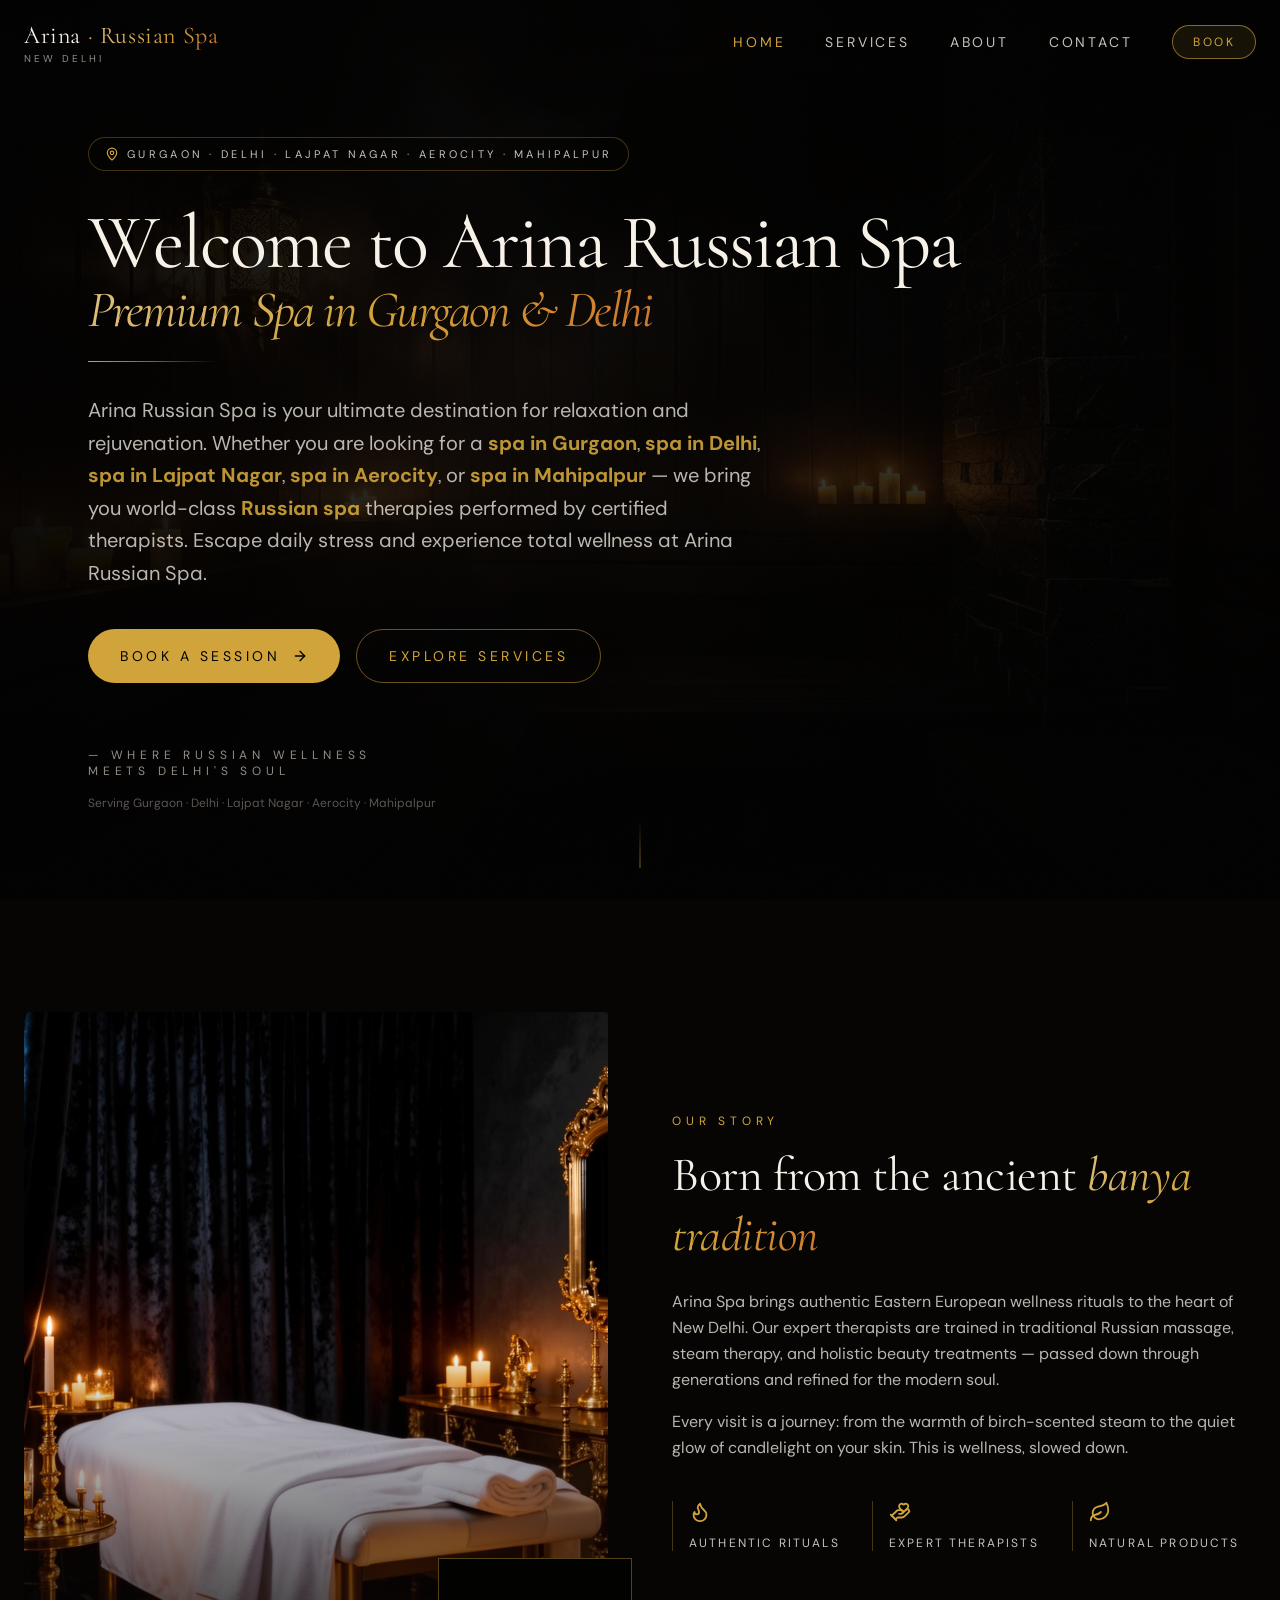
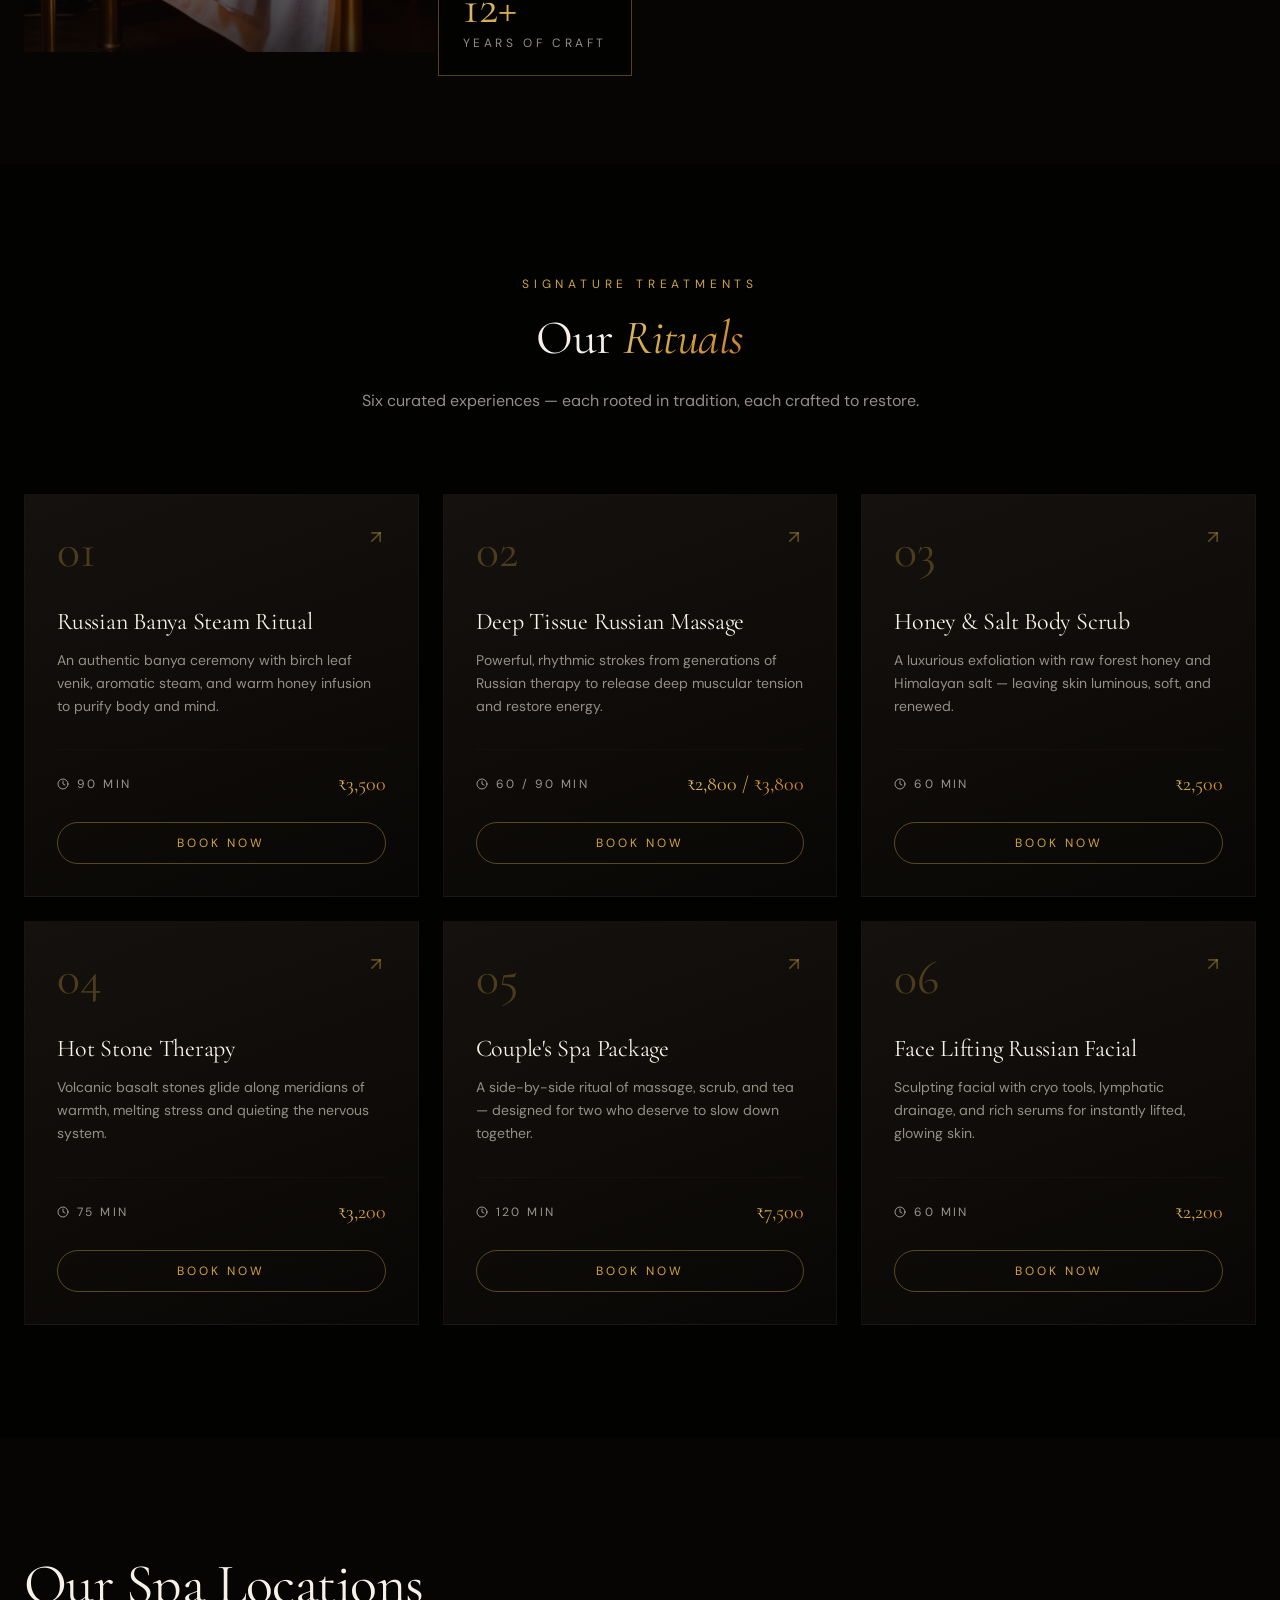
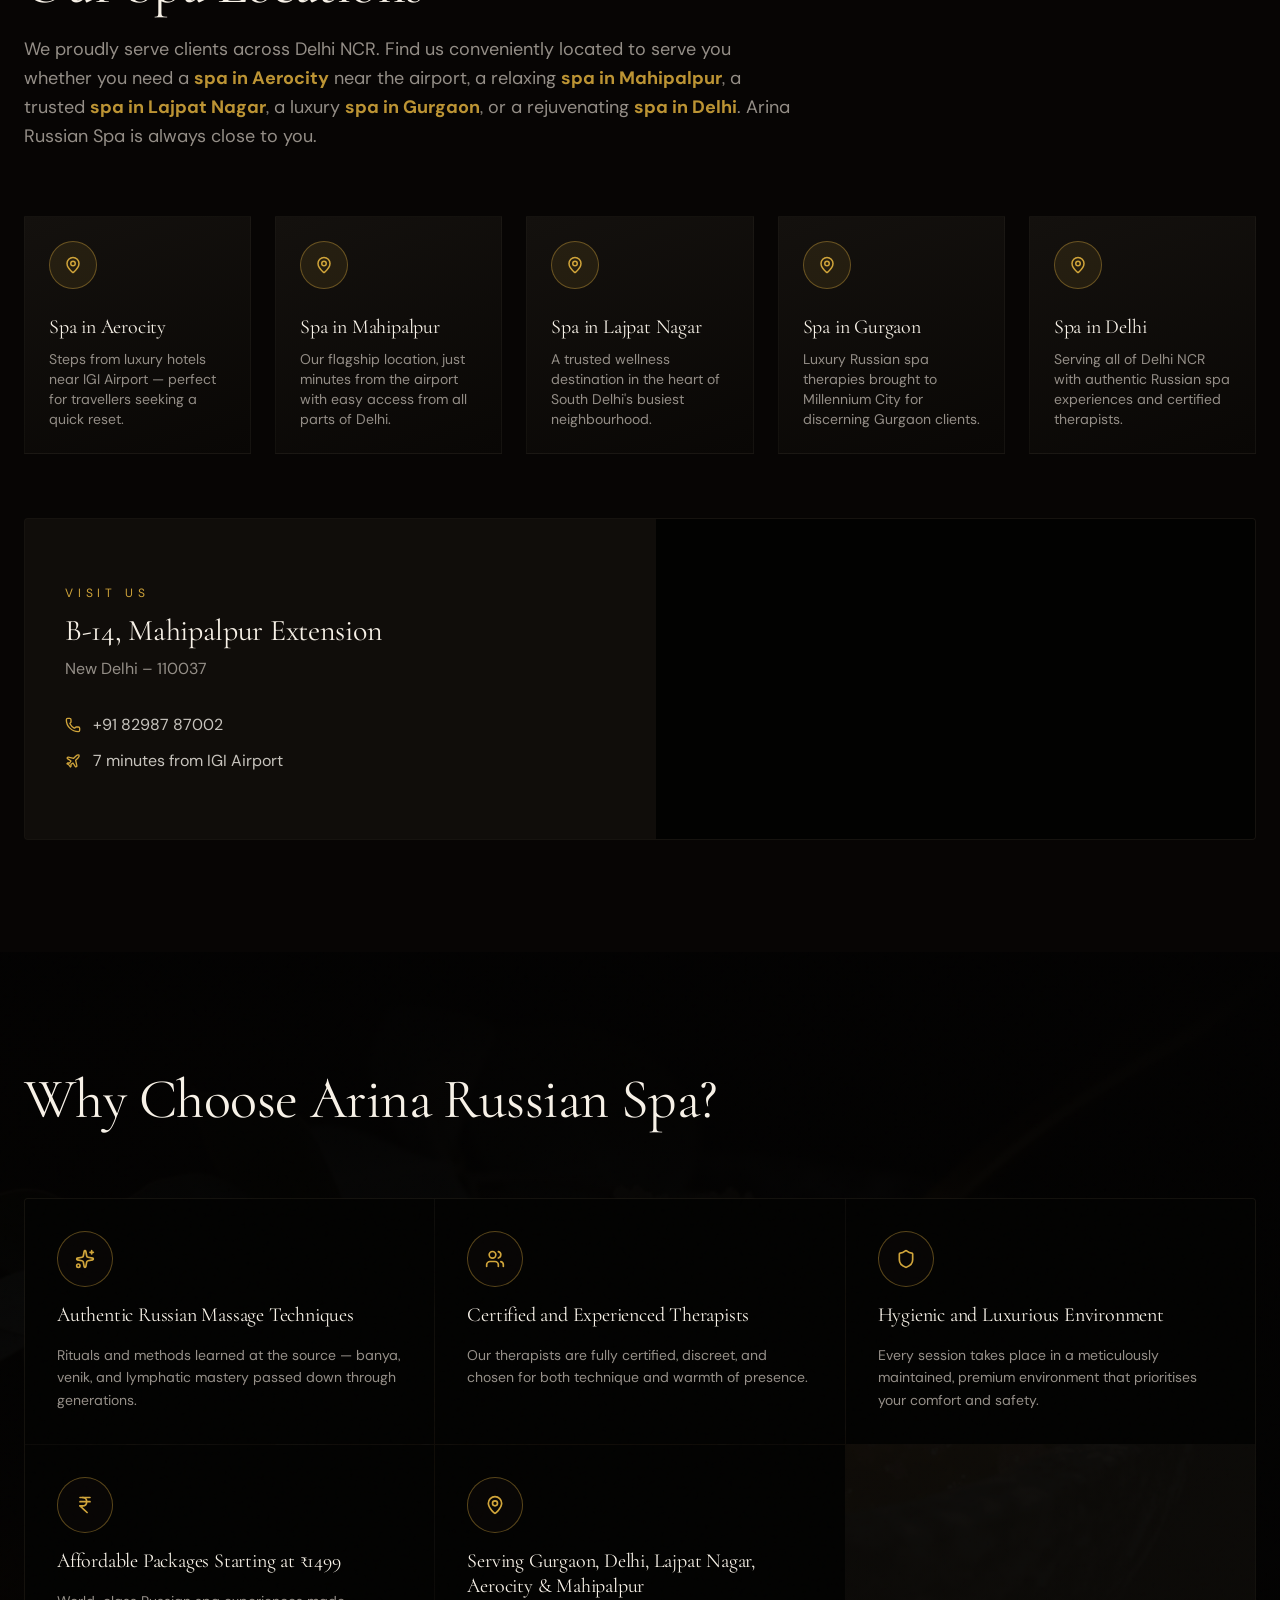
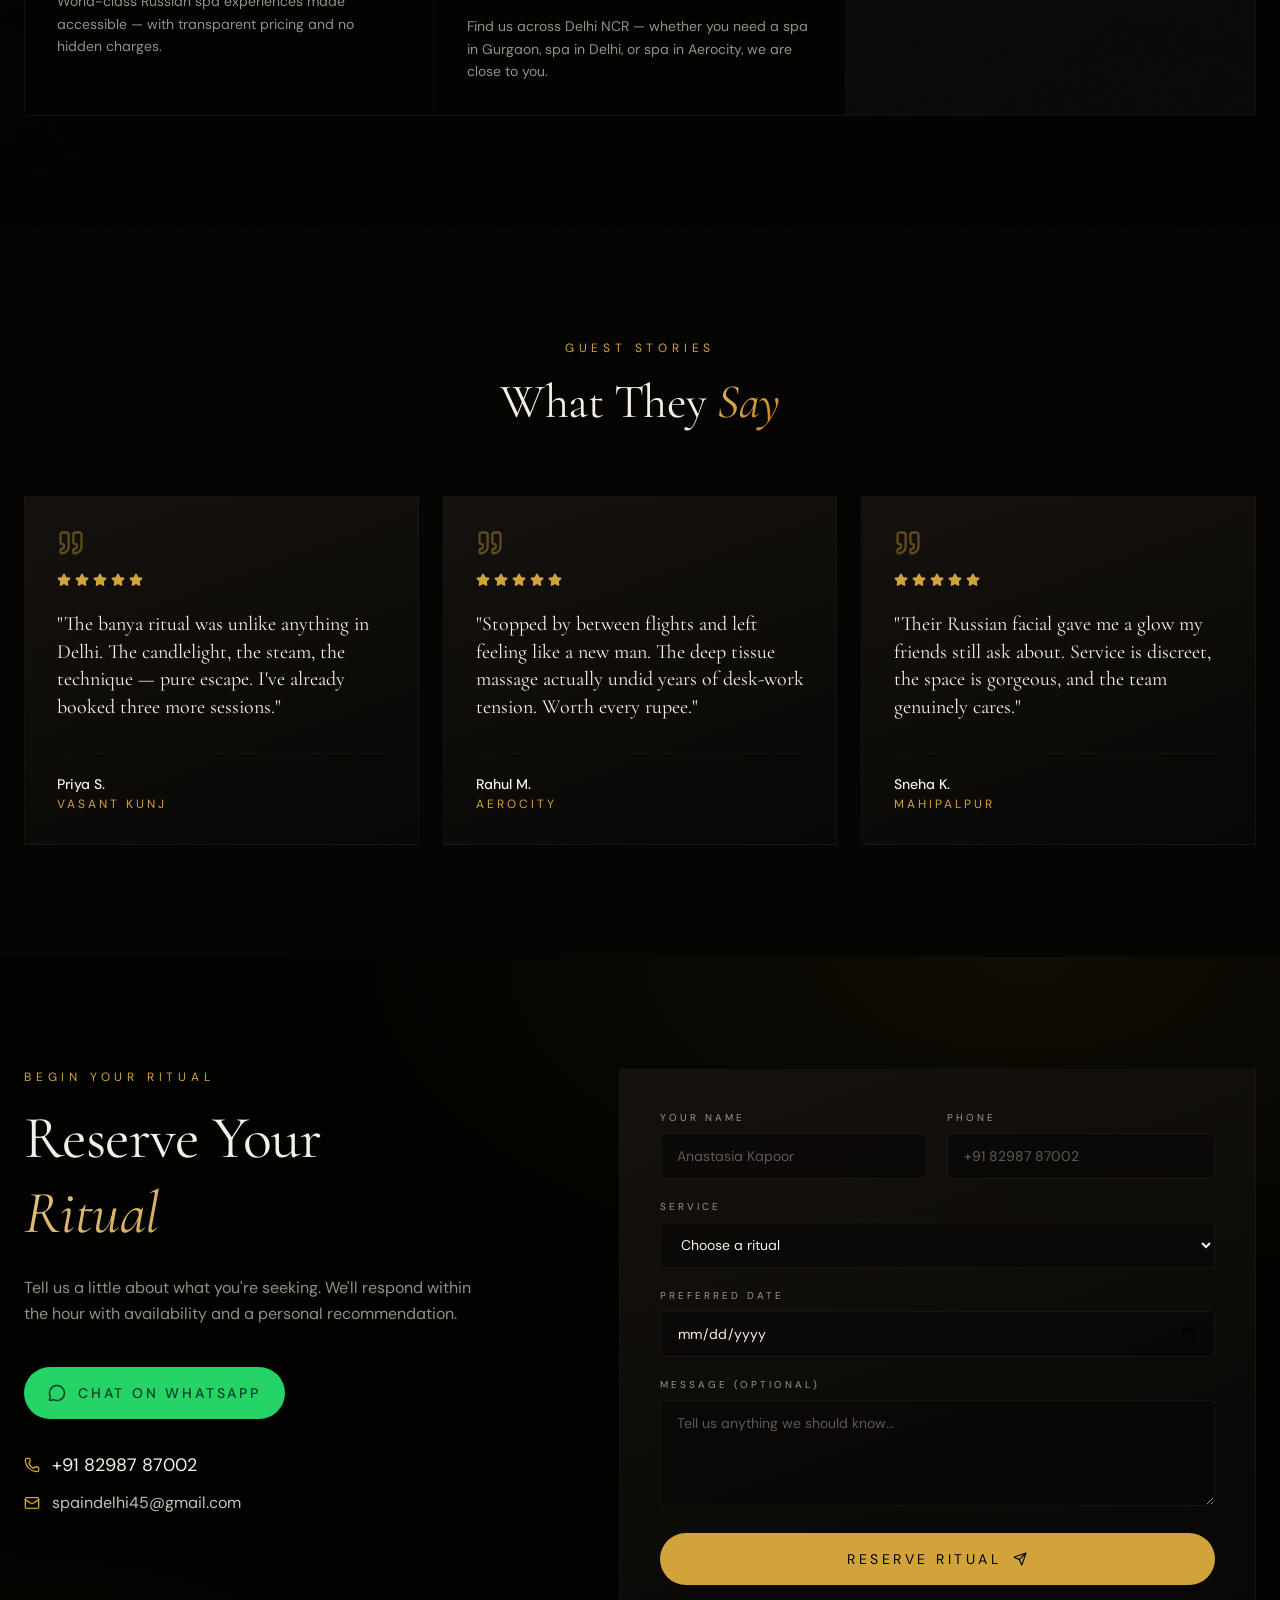
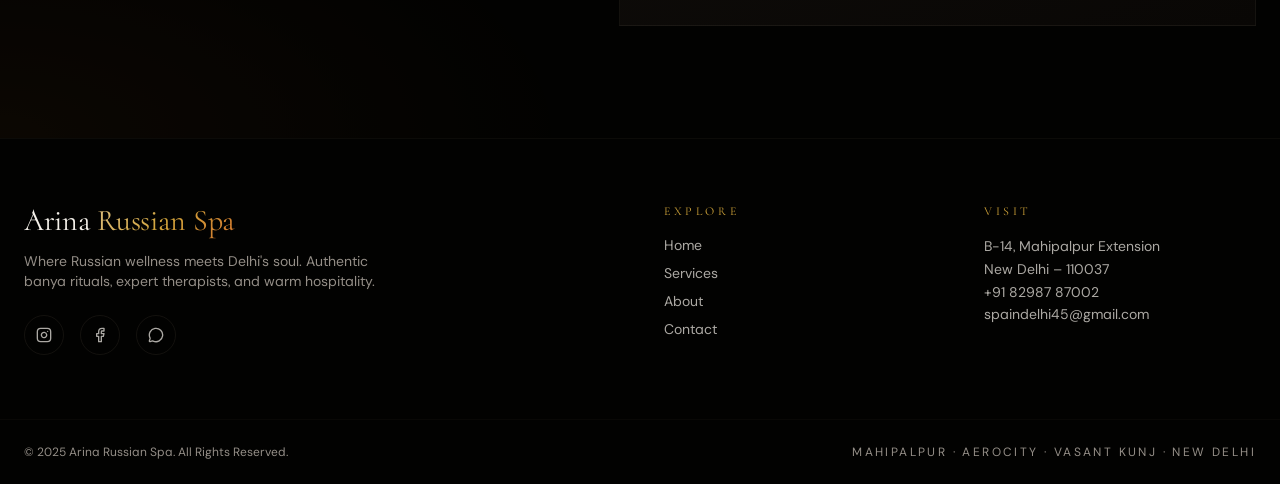
<file: index.html>
<!DOCTYPE html>
<html lang="en" className="dark">
  <head>
    <meta charset="UTF-8" />
    <meta name="viewport" content="width=device-width, initial-scale=1.0" />
    <title>Arina Russian Spa | Best Spa in Gurgaon, Delhi, Lajpat Nagar, Aerocity & Mahipalpur</title>
    <meta name="description" content="Arina Russian Spa offers premium relaxation and massage therapy. Visit us for the best spa experience in Gurgaon, Delhi, Lajpat Nagar, Aerocity, and Mahipalpur. Book your session today." />
    <meta name="keywords" content="Spa in Gurgaon, Spa in Delhi, Spa in Lajpat Nagar, Spa in Aerocity, Spa in Mahipalpur, Russian Spa Delhi, Best Spa Gurgaon, Luxury Spa" />
    <meta property="og:title" content="Arina Russian Spa | Best Spa in Gurgaon, Delhi, Lajpat Nagar, Aerocity & Mahipalpur" />
    <meta property="og:description" content="Arina Russian Spa offers premium relaxation and massage therapy. Visit us for the best spa experience in Gurgaon, Delhi, Lajpat Nagar, Aerocity, and Mahipalpur. Book your session today." />
    <meta property="og:url" content="https://arinarussianspa.com" />
    <meta property="og:type" content="website" />
    <link rel="canonical" href="https://arinarussianspa.com/" />
    <meta name="author" content="Arina Russian Spa" />
    <link rel="preconnect" href="https://fonts.googleapis.com" />
    <link rel="preconnect" href="https://fonts.gstatic.com" crossorigin="anonymous" />
    <script type="application/ld+json">
    {
      "@context": "https://schema.org",
      "@type": "DaySpa",
      "name": "Arina Russian Spa",
      "url": "https://arinarussianspa.com",
      "logo": "https://arinarussianspa.com/logo.png",
      "image": "https://arinarussianspa.com/spa-image.jpg",
      "description": "Arina Russian Spa offers premium relaxation and massage therapy. Visit us for the best spa experience in Gurgaon, Delhi, Lajpat Nagar, Aerocity, and Mahipalpur.",
      "telephone": "+91-8298787002",
      "address": {
        "@type": "PostalAddress",
        "streetAddress": "B-14, Mahipalpur Extension",
        "addressLocality": "Mahipalpur",
        "addressRegion": "Delhi",
        "postalCode": "110037",
        "addressCountry": "IN"
      },
      "geo": {
        "@type": "GeoCoordinates",
        "latitude": "28.5476",
        "longitude": "77.1276"
      },
      "openingHours": "Mo-Su 10:00-22:00",
      "priceRange": "₹₹",
      "sameAs": [
        "https://www.facebook.com/arinarussianspa",
        "https://www.instagram.com/arinarussianspa"
      ],
      "areaServed": ["Gurgaon", "Delhi", "Lajpat Nagar", "Aerocity", "Mahipalpur"],
      "serviceType": ["Swedish Massage", "Deep Tissue Massage", "Russian Massage", "Aromatherapy", "Couple Massage"]
    }
    </script>
    <script type="module" crossorigin src="./assets/main-Qrg7hrIZ.js"></script>
    <link rel="stylesheet" crossorigin href="./assets/main-CPyEKlVS.css">
  </head>
  <body class="dark">
    <div id="app"></div>
  </body>
</html>
</file>
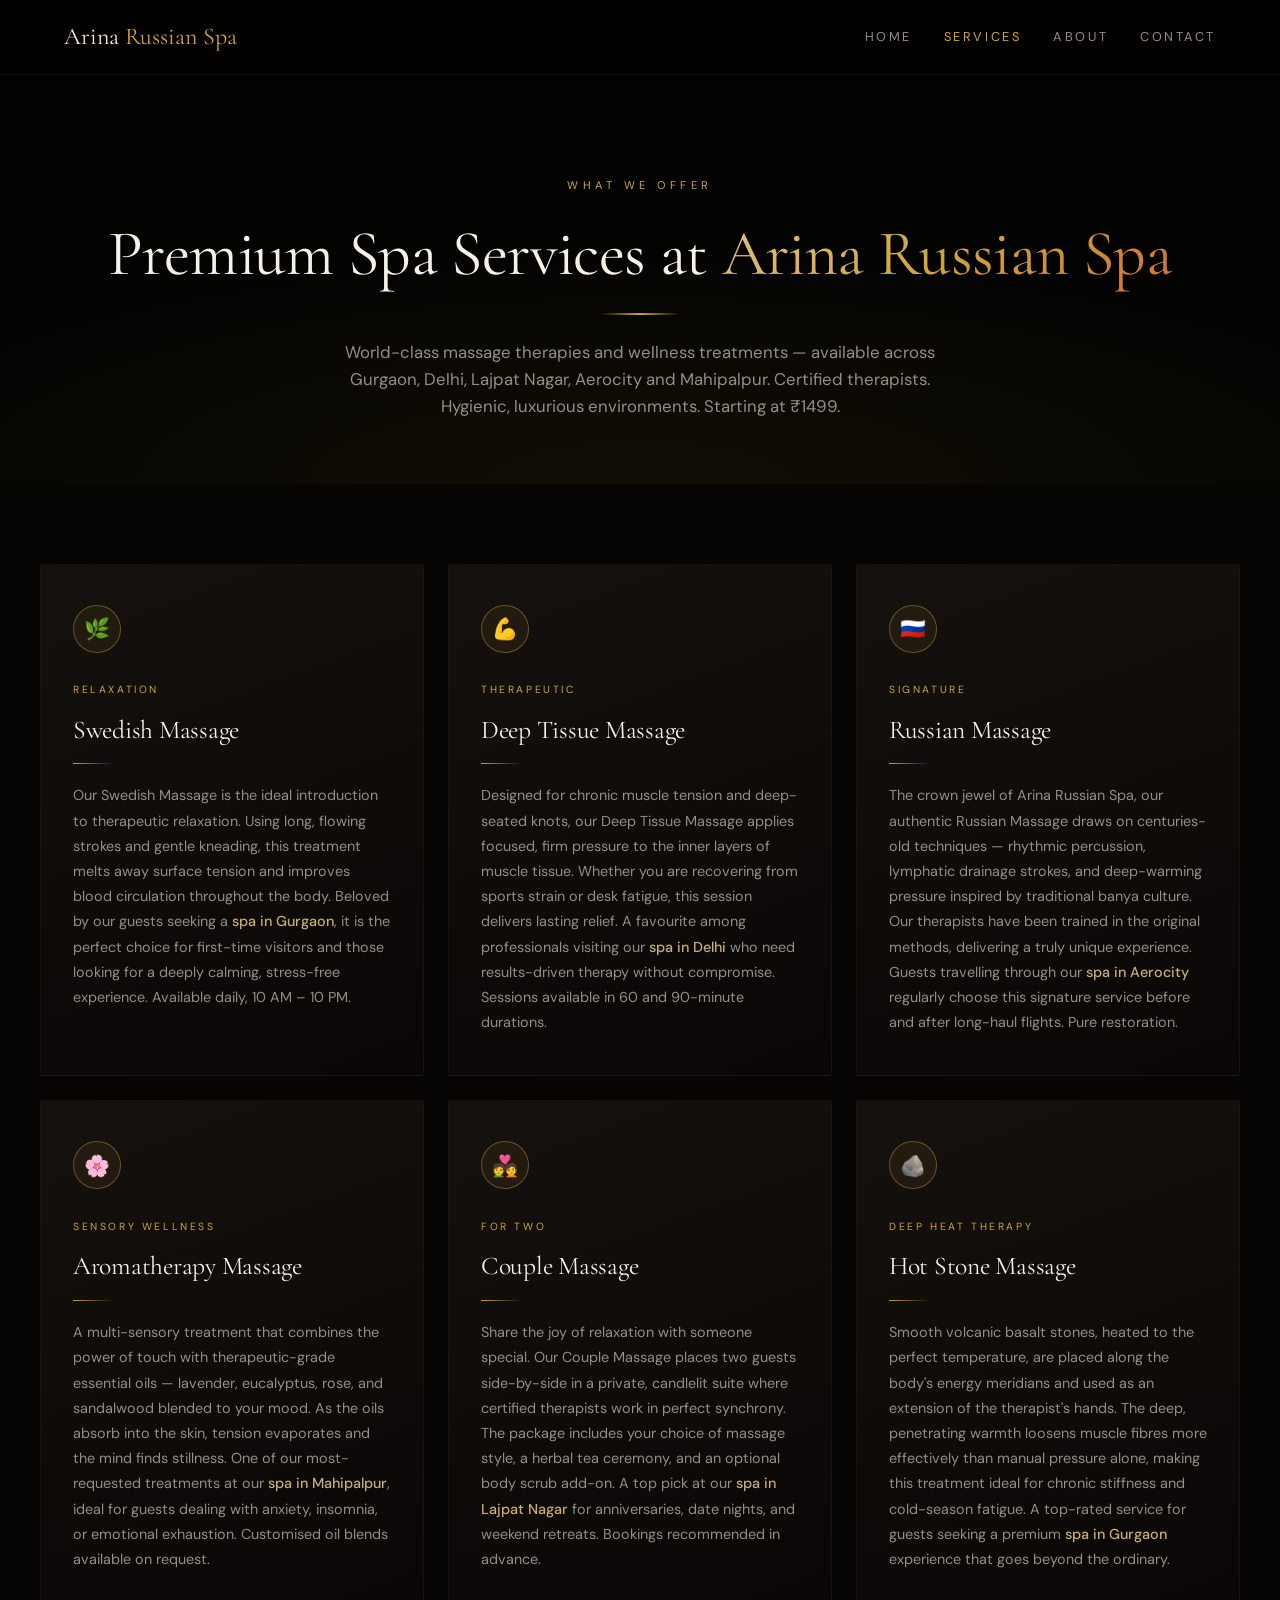
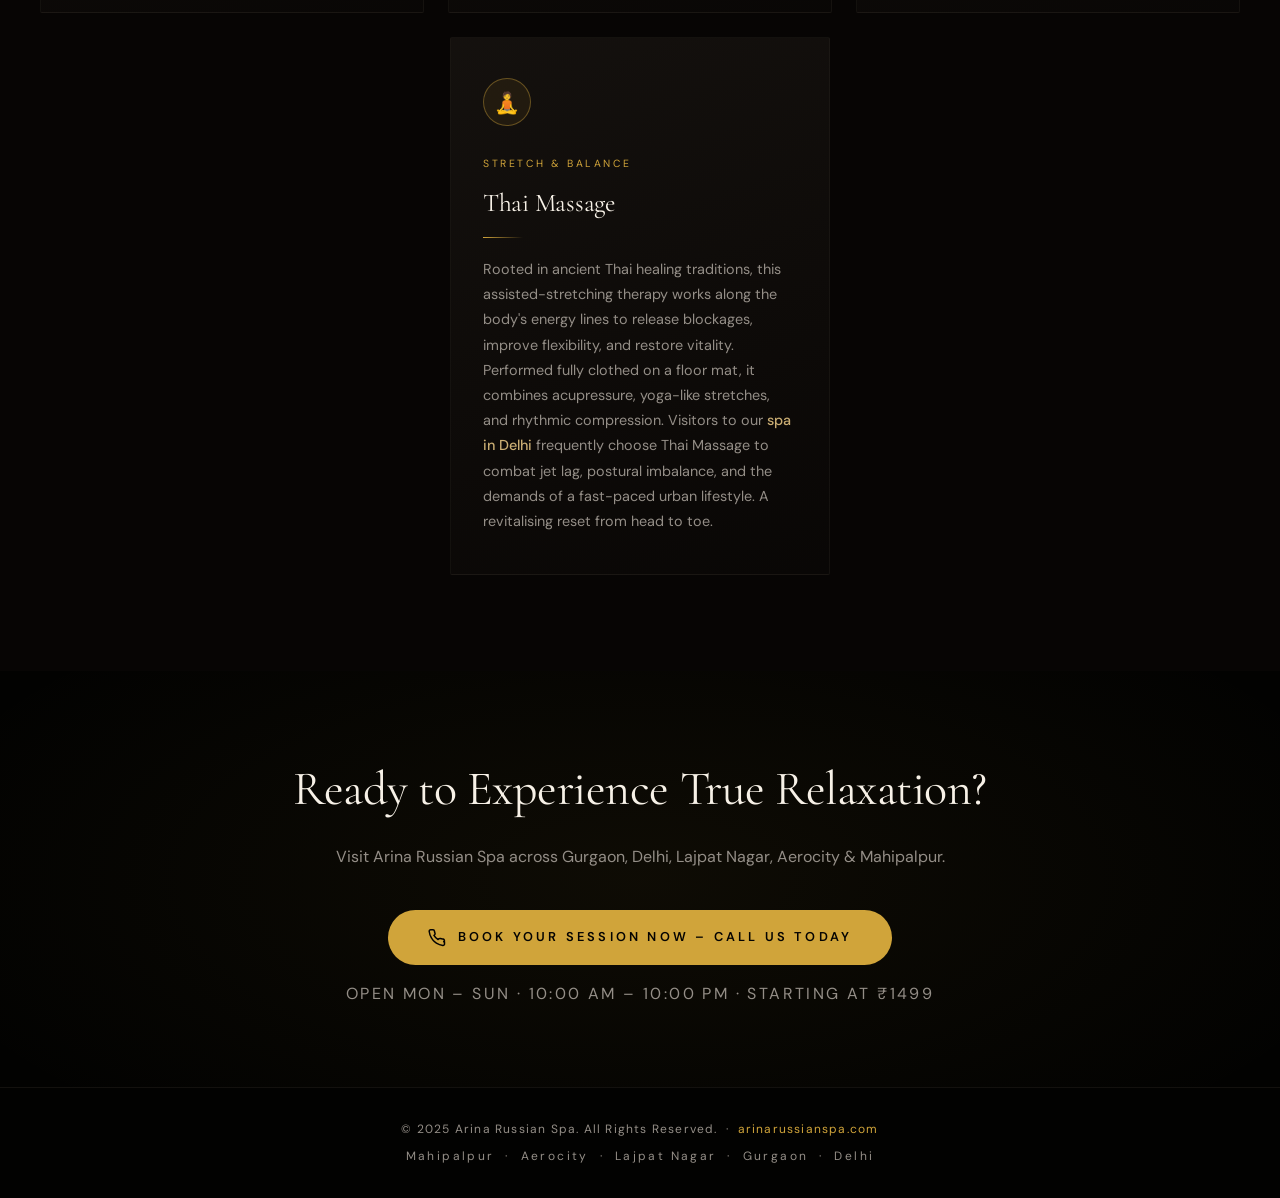
<file: services.html>
<!DOCTYPE html>
<html lang="en" class="dark">
  <head>
    <meta charset="UTF-8" />
    <meta name="viewport" content="width=device-width, initial-scale=1.0" />
    <title>Spa Services in Gurgaon, Delhi, Lajpat Nagar, Aerocity &amp; Mahipalpur | Arina Russian Spa</title>
    <meta name="description" content="Explore premium spa services at Arina Russian Spa — Swedish Massage, Deep Tissue, Russian Massage, Aromatherapy, Couple Massage &amp; more. Available in Gurgaon, Delhi, Lajpat Nagar, Aerocity and Mahipalpur." />
    <meta name="keywords" content="Swedish Massage Gurgaon, Deep Tissue Massage Delhi, Russian Massage Aerocity, Aromatherapy Mahipalpur, Couple Massage Lajpat Nagar, Spa Services Delhi NCR, Best Spa Services Gurgaon" />
    <meta property="og:title" content="Spa Services in Gurgaon, Delhi, Lajpat Nagar, Aerocity &amp; Mahipalpur | Arina Russian Spa" />
    <meta property="og:description" content="Explore premium spa services at Arina Russian Spa — Swedish Massage, Deep Tissue, Russian Massage, Aromatherapy &amp; more across Delhi NCR." />
    <meta property="og:url" content="https://arinarussianspa.com/services" />
    <meta property="og:type" content="website" />
    <link rel="canonical" href="https://arinarussianspa.com/services" />
    <meta name="author" content="Arina Russian Spa" />

    <!-- Fonts -->
    <link rel="preconnect" href="https://fonts.googleapis.com" />
    <link rel="preconnect" href="https://fonts.gstatic.com" crossorigin="anonymous" />
    <link href="https://fonts.googleapis.com/css2?family=Cormorant+Garamond:ital,wght@0,300;0,400;0,500;0,600;1,400;1,500&family=DM+Sans:wght@300;400;500;600&display=swap" rel="stylesheet" />

    <!-- JSON-LD Service Schema -->
    <script type="application/ld+json">
    {
      "@context": "https://schema.org",
      "@type": "DaySpa",
      "name": "Arina Russian Spa",
      "url": "https://arinarussianspa.com",
      "description": "Premium spa services including Russian Massage, Swedish Massage, Deep Tissue, Aromatherapy, and Couple Massage in Gurgaon, Delhi, Lajpat Nagar, Aerocity and Mahipalpur.",
      "telephone": "+91-8298787002",
      "address": {
        "@type": "PostalAddress",
        "streetAddress": "B-14, Mahipalpur Extension",
        "addressLocality": "Mahipalpur",
        "addressRegion": "Delhi",
        "postalCode": "110037",
        "addressCountry": "IN"
      },
      "hasOfferCatalog": {
        "@type": "OfferCatalog",
        "name": "Spa Services",
        "itemListElement": [
          { "@type": "Offer", "itemOffered": { "@type": "Service", "name": "Swedish Massage" } },
          { "@type": "Offer", "itemOffered": { "@type": "Service", "name": "Deep Tissue Massage" } },
          { "@type": "Offer", "itemOffered": { "@type": "Service", "name": "Russian Massage" } },
          { "@type": "Offer", "itemOffered": { "@type": "Service", "name": "Aromatherapy Massage" } },
          { "@type": "Offer", "itemOffered": { "@type": "Service", "name": "Couple Massage" } },
          { "@type": "Offer", "itemOffered": { "@type": "Service", "name": "Hot Stone Massage" } },
          { "@type": "Offer", "itemOffered": { "@type": "Service", "name": "Thai Massage" } }
        ]
      }
    }
    </script>

    <style>
      /* ── Design tokens ──────────────────────────────────────────── */
      :root {
        --gold:        oklch(0.74 0.13 85);
        --gold-soft:   oklch(0.82 0.09 85);
        --gold-glow:   oklch(0.74 0.13 85 / 0.35);
        --amber-warm:  oklch(0.65 0.14 55);
        --ivory:       oklch(0.96 0.015 80);
        --background:  oklch(0.12 0.005 60);
        --foreground:  oklch(0.96 0.01 80);
        --onyx:        oklch(0.08 0.005 60);
        --card:        oklch(0.16 0.008 60);
        --border:      oklch(0.28 0.015 75 / 0.4);
        --muted-fg:    oklch(0.65 0.012 70);
        --font-display: "Cormorant Garamond", serif;
        --font-sans:    "DM Sans", sans-serif;
      }

      /* ── Reset & Base ───────────────────────────────────────────── */
      *, *::before, *::after { box-sizing: border-box; margin: 0; padding: 0; }
      html { scroll-behavior: smooth; }

      body {
        background-color: var(--background);
        color: var(--foreground);
        font-family: var(--font-sans);
        -webkit-font-smoothing: antialiased;
        line-height: 1.6;
      }

      h1, h2, h3, h4 {
        font-family: var(--font-display);
        font-weight: 400;
        letter-spacing: -0.01em;
      }

      a { color: inherit; text-decoration: none; }

      /* ── Utility ────────────────────────────────────────────────── */
      .text-gold { color: var(--gold); }
      .text-ivory { color: var(--ivory); }
      .text-muted { color: var(--muted-fg); }

      .text-gradient-gold {
        background: linear-gradient(135deg, var(--gold-soft), var(--gold), var(--amber-warm));
        -webkit-background-clip: text;
        background-clip: text;
        -webkit-text-fill-color: transparent;
      }

      .container {
        max-width: 1200px;
        margin: 0 auto;
        padding: 0 1.5rem;
      }

      /* ── Nav ────────────────────────────────────────────────────── */
      nav {
        position: sticky;
        top: 0;
        z-index: 50;
        background: oklch(0.08 0.005 60 / 0.85);
        backdrop-filter: blur(16px);
        border-bottom: 1px solid var(--border);
      }

      .nav-inner {
        max-width: 1200px;
        margin: 0 auto;
        padding: 1.1rem 1.5rem;
        display: flex;
        align-items: center;
        justify-content: space-between;
      }

      .nav-brand {
        font-family: var(--font-display);
        font-size: 1.5rem;
        color: var(--ivory);
      }
      .nav-brand span { color: var(--gold); }

      .nav-links {
        display: flex;
        gap: 2rem;
        list-style: none;
        font-size: 0.8rem;
        letter-spacing: 0.2em;
        text-transform: uppercase;
        color: var(--muted-fg);
      }
      .nav-links a:hover { color: var(--gold); transition: color 0.2s; }
      .nav-links .active { color: var(--gold); }

      /* ── Hero banner ────────────────────────────────────────────── */
      .page-hero {
        background: var(--onyx);
        padding: 6rem 1.5rem 4rem;
        text-align: center;
        position: relative;
        overflow: hidden;
      }
      .page-hero::before {
        content: "";
        position: absolute;
        inset: 0;
        background: radial-gradient(ellipse 70% 60% at 50% 100%, oklch(0.74 0.13 85 / 0.08), transparent);
      }
      .page-hero .eyebrow {
        display: inline-block;
        font-size: 0.7rem;
        letter-spacing: 0.4em;
        text-transform: uppercase;
        color: var(--gold);
        margin-bottom: 1.5rem;
      }
      .page-hero h1 {
        font-size: clamp(2.2rem, 6vw, 4rem);
        color: var(--ivory);
        line-height: 1.1;
        position: relative;
      }
      .page-hero .gold-line {
        width: 5rem;
        height: 2px;
        background: linear-gradient(90deg, transparent, var(--gold), transparent);
        margin: 1.5rem auto 0;
      }
      .page-hero p {
        margin-top: 1.5rem;
        max-width: 640px;
        margin-left: auto;
        margin-right: auto;
        color: var(--muted-fg);
        font-size: 1.05rem;
        position: relative;
      }

      /* ── Services grid ──────────────────────────────────────────── */
      .services-section {
        padding: 5rem 1.5rem 6rem;
        background: var(--background);
      }

      .services-grid {
        display: grid;
        gap: 1.5rem;
        grid-template-columns: 1fr;
        max-width: 1200px;
        margin: 0 auto;
      }
      @media (min-width: 768px)  { .services-grid { grid-template-columns: repeat(2, 1fr); } }
      @media (min-width: 1100px) { .services-grid { grid-template-columns: repeat(3, 1fr); } }

      /* Make last card (7th) span full row on 3-col layout so it's centred */
      @media (min-width: 1100px) {
        .service-card:last-child:nth-child(3n+1) {
          grid-column: 1 / -1;
          max-width: 380px;
          justify-self: center;
        }
      }

      .service-card {
        background: linear-gradient(160deg, oklch(0.18 0.008 60), oklch(0.13 0.006 60));
        border: 1px solid oklch(0.28 0.015 75 / 0.3);
        border-radius: 2px;
        padding: 2.5rem 2rem;
        transition: transform 0.45s cubic-bezier(0.2,0.8,0.2,1),
                    box-shadow 0.45s,
                    border-color 0.45s;
      }
      .service-card:hover {
        transform: translateY(-6px);
        border-color: oklch(0.74 0.13 85 / 0.5);
        box-shadow: 0 20px 50px -20px oklch(0.74 0.13 85 / 0.35);
      }

      .service-icon {
        width: 3rem;
        height: 3rem;
        border-radius: 50%;
        border: 1px solid oklch(0.74 0.13 85 / 0.4);
        background: oklch(0.74 0.13 85 / 0.08);
        display: flex;
        align-items: center;
        justify-content: center;
        font-size: 1.3rem;
        margin-bottom: 1.4rem;
      }

      .service-card h2 {
        font-size: 1.6rem;
        color: var(--ivory);
        line-height: 1.15;
        margin-bottom: 0.5rem;
      }

      .service-tag {
        display: inline-block;
        font-size: 0.65rem;
        letter-spacing: 0.25em;
        text-transform: uppercase;
        color: var(--gold);
        margin-bottom: 1rem;
      }

      .service-card p {
        font-size: 0.9rem;
        color: var(--muted-fg);
        line-height: 1.75;
      }

      .service-card p strong {
        color: oklch(0.82 0.09 85 / 0.9);
        font-weight: 500;
      }

      .service-divider {
        width: 2.5rem;
        height: 1px;
        background: linear-gradient(90deg, var(--gold), transparent);
        margin: 1.2rem 0;
      }

      /* ── CTA Section ────────────────────────────────────────────── */
      .cta-section {
        background: var(--onyx);
        padding: 5rem 1.5rem;
        text-align: center;
        position: relative;
        overflow: hidden;
      }
      .cta-section::before {
        content: "";
        position: absolute;
        inset: 0;
        background: radial-gradient(ellipse 60% 80% at 50% 50%, oklch(0.74 0.13 85 / 0.06), transparent);
      }
      .cta-section h2 {
        font-size: clamp(1.8rem, 5vw, 3rem);
        color: var(--ivory);
        position: relative;
      }
      .cta-section p {
        margin-top: 1rem;
        color: var(--muted-fg);
        font-size: 1rem;
        position: relative;
      }
      .cta-btn {
        display: inline-flex;
        align-items: center;
        gap: 0.75rem;
        margin-top: 2.5rem;
        padding: 1.1rem 2.5rem;
        background: var(--gold);
        color: oklch(0.1 0.005 60);
        font-family: var(--font-sans);
        font-size: 0.8rem;
        font-weight: 600;
        letter-spacing: 0.25em;
        text-transform: uppercase;
        border-radius: 9999px;
        border: none;
        cursor: pointer;
        text-decoration: none;
        position: relative;
        transition: box-shadow 0.3s, transform 0.3s;
      }
      .cta-btn:hover {
        box-shadow: 0 20px 40px -10px var(--gold-glow);
        transform: translateY(-2px);
      }
      .cta-btn svg { flex-shrink: 0; }

      .cta-note {
        margin-top: 1.2rem;
        font-size: 0.75rem;
        color: var(--muted-fg);
        letter-spacing: 0.15em;
        text-transform: uppercase;
        position: relative;
      }

      /* ── Footer ─────────────────────────────────────────────────── */
      footer {
        border-top: 1px solid var(--border);
        background: var(--onyx);
        padding: 2rem 1.5rem;
        text-align: center;
        font-size: 0.75rem;
        color: var(--muted-fg);
        letter-spacing: 0.1em;
      }
      footer a { color: var(--gold); }

      /* ── Animations ──────────────────────────────────────────────── */
      @keyframes fade-up {
        from { opacity: 0; transform: translateY(28px); }
        to   { opacity: 1; transform: translateY(0); }
      }
      .fade-up { animation: fade-up 0.8s ease-out both; }
      .delay-1 { animation-delay: 0.1s; }
      .delay-2 { animation-delay: 0.2s; }
      .delay-3 { animation-delay: 0.3s; }
    </style>
  </head>

  <body class="dark">

    <!-- ── Navigation ─────────────────────────────────────────── -->
    <nav aria-label="Main navigation">
      <div class="nav-inner">
        <a href="/" class="nav-brand">Arina <span>Russian Spa</span></a>
        <ul class="nav-links">
          <li><a href="/">Home</a></li>
          <li><a href="/services" class="active">Services</a></li>
          <li><a href="/about">About</a></li>
          <li><a href="/contact">Contact</a></li>
        </ul>
      </div>
    </nav>

    <!-- ── Page Hero ───────────────────────────────────────────── -->
    <header class="page-hero" id="services-hero">
      <span class="eyebrow fade-up">What we offer</span>
      <h1 class="fade-up delay-1">Premium Spa Services at <span class="text-gradient-gold">Arina Russian Spa</span></h1>
      <div class="gold-line fade-up delay-2"></div>
      <p class="fade-up delay-3">
        World-class massage therapies and wellness treatments — available across
        Gurgaon, Delhi, Lajpat Nagar, Aerocity and Mahipalpur. Certified therapists.
        Hygienic, luxurious environments. Starting at&nbsp;₹1499.
      </p>
    </header>

    <!-- ── Services Grid ──────────────────────────────────────── -->
    <main id="main-content">
      <section class="services-section" aria-labelledby="services-heading">
        <h2 id="services-heading" style="position:absolute;width:1px;height:1px;overflow:hidden;clip:rect(0,0,0,0)">Our Services</h2>

        <div class="services-grid">

          <!-- 1. Swedish Massage -->
          <article class="service-card" id="swedish-massage">
            <div class="service-icon" aria-hidden="true">🌿</div>
            <span class="service-tag">Relaxation</span>
            <h2>Swedish Massage</h2>
            <div class="service-divider"></div>
            <p>
              Our Swedish Massage is the ideal introduction to therapeutic relaxation. Using long,
              flowing strokes and gentle kneading, this treatment melts away surface tension and
              improves blood circulation throughout the body. Beloved by our guests seeking a
              <strong>spa in Gurgaon</strong>, it is the perfect choice for first-time visitors and
              those looking for a deeply calming, stress-free experience. Available daily,
              10 AM&nbsp;–&nbsp;10 PM.
            </p>
          </article>

          <!-- 2. Deep Tissue Massage -->
          <article class="service-card" id="deep-tissue-massage">
            <div class="service-icon" aria-hidden="true">💪</div>
            <span class="service-tag">Therapeutic</span>
            <h2>Deep Tissue Massage</h2>
            <div class="service-divider"></div>
            <p>
              Designed for chronic muscle tension and deep-seated knots, our Deep Tissue Massage
              applies focused, firm pressure to the inner layers of muscle tissue. Whether you are
              recovering from sports strain or desk fatigue, this session delivers lasting relief.
              A favourite among professionals visiting our <strong>spa in Delhi</strong> who need
              results-driven therapy without compromise. Sessions available in 60 and 90-minute durations.
            </p>
          </article>

          <!-- 3. Russian Massage -->
          <article class="service-card" id="russian-massage">
            <div class="service-icon" aria-hidden="true">🇷🇺</div>
            <span class="service-tag">Signature</span>
            <h2>Russian Massage</h2>
            <div class="service-divider"></div>
            <p>
              The crown jewel of Arina Russian Spa, our authentic Russian Massage draws on
              centuries-old techniques — rhythmic percussion, lymphatic drainage strokes, and
              deep-warming pressure inspired by traditional banya culture. Our therapists have been
              trained in the original methods, delivering a truly unique experience. Guests travelling
              through our <strong>spa in Aerocity</strong> regularly choose this signature service
              before and after long-haul flights. Pure restoration.
            </p>
          </article>

          <!-- 4. Aromatherapy Massage -->
          <article class="service-card" id="aromatherapy-massage">
            <div class="service-icon" aria-hidden="true">🌸</div>
            <span class="service-tag">Sensory Wellness</span>
            <h2>Aromatherapy Massage</h2>
            <div class="service-divider"></div>
            <p>
              A multi-sensory treatment that combines the power of touch with therapeutic-grade
              essential oils — lavender, eucalyptus, rose, and sandalwood blended to your mood.
              As the oils absorb into the skin, tension evaporates and the mind finds stillness.
              One of our most-requested treatments at our <strong>spa in Mahipalpur</strong>, ideal
              for guests dealing with anxiety, insomnia, or emotional exhaustion. Customised
              oil blends available on request.
            </p>
          </article>

          <!-- 5. Couple Massage -->
          <article class="service-card" id="couple-massage">
            <div class="service-icon" aria-hidden="true">💑</div>
            <span class="service-tag">For Two</span>
            <h2>Couple Massage</h2>
            <div class="service-divider"></div>
            <p>
              Share the joy of relaxation with someone special. Our Couple Massage places two guests
              side-by-side in a private, candlelit suite where certified therapists work in perfect
              synchrony. The package includes your choice of massage style, a herbal tea ceremony,
              and an optional body scrub add-on. A top pick at our <strong>spa in Lajpat Nagar</strong>
              for anniversaries, date nights, and weekend retreats. Bookings recommended in advance.
            </p>
          </article>

          <!-- 6. Hot Stone Massage -->
          <article class="service-card" id="hot-stone-massage">
            <div class="service-icon" aria-hidden="true">🪨</div>
            <span class="service-tag">Deep Heat Therapy</span>
            <h2>Hot Stone Massage</h2>
            <div class="service-divider"></div>
            <p>
              Smooth volcanic basalt stones, heated to the perfect temperature, are placed along the
              body's energy meridians and used as an extension of the therapist's hands. The deep,
              penetrating warmth loosens muscle fibres more effectively than manual pressure alone,
              making this treatment ideal for chronic stiffness and cold-season fatigue. A top-rated
              service for guests seeking a premium <strong>spa in Gurgaon</strong> experience that
              goes beyond the ordinary.
            </p>
          </article>

          <!-- 7. Thai Massage -->
          <article class="service-card" id="thai-massage">
            <div class="service-icon" aria-hidden="true">🧘</div>
            <span class="service-tag">Stretch & Balance</span>
            <h2>Thai Massage</h2>
            <div class="service-divider"></div>
            <p>
              Rooted in ancient Thai healing traditions, this assisted-stretching therapy works
              along the body's energy lines to release blockages, improve flexibility, and restore
              vitality. Performed fully clothed on a floor mat, it combines acupressure, yoga-like
              stretches, and rhythmic compression. Visitors to our <strong>spa in Delhi</strong>
              frequently choose Thai Massage to combat jet lag, postural imbalance, and the demands
              of a fast-paced urban lifestyle. A revitalising reset from head to toe.
            </p>
          </article>

        </div>
      </section>

      <!-- ── CTA Section ─────────────────────────────────────────── -->
      <section class="cta-section" id="book-now" aria-labelledby="cta-heading">
        <h2 id="cta-heading">Ready to Experience True Relaxation?</h2>
        <p>Visit Arina Russian Spa across Gurgaon, Delhi, Lajpat Nagar, Aerocity &amp; Mahipalpur.</p>

        <a href="tel:+918298787002" class="cta-btn" id="cta-call-button" aria-label="Book your spa session by calling us today">
          <svg xmlns="http://www.w3.org/2000/svg" width="18" height="18" viewBox="0 0 24 24"
               fill="none" stroke="currentColor" stroke-width="2" stroke-linecap="round" stroke-linejoin="round"
               aria-hidden="true">
            <path d="M22 16.92v3a2 2 0 0 1-2.18 2 19.79 19.79 0 0 1-8.63-3.07A19.5 19.5 0 0 1 4.69 12a19.79 19.79 0 0 1-3.07-8.67A2 2 0 0 1 3.61 1h3a2 2 0 0 1 2 1.72c.127.96.361 1.903.7 2.81a2 2 0 0 1-.45 2.11L7.91 8.6a16 16 0 0 0 5.49 5.49l.96-.96a2 2 0 0 1 2.11-.45c.907.339 1.85.573 2.81.7A2 2 0 0 1 21 16.92z"/>
          </svg>
          Book Your Session Now – Call Us Today
        </a>

        <p class="cta-note">Open Mon – Sun · 10:00 AM – 10:00 PM · Starting at ₹1499</p>
      </section>
    </main>

    <!-- ── Footer ──────────────────────────────────────────────── -->
    <footer>
      <p>© 2025 Arina Russian Spa. All Rights Reserved. &nbsp;·&nbsp;
        <a href="https://arinarussianspa.com">arinarussianspa.com</a>
      </p>
      <p style="margin-top:0.5rem; letter-spacing:0.2em;">
        Mahipalpur &nbsp;·&nbsp; Aerocity &nbsp;·&nbsp; Lajpat Nagar &nbsp;·&nbsp; Gurgaon &nbsp;·&nbsp; Delhi
      </p>
    </footer>

  </body>
</html>
</file>
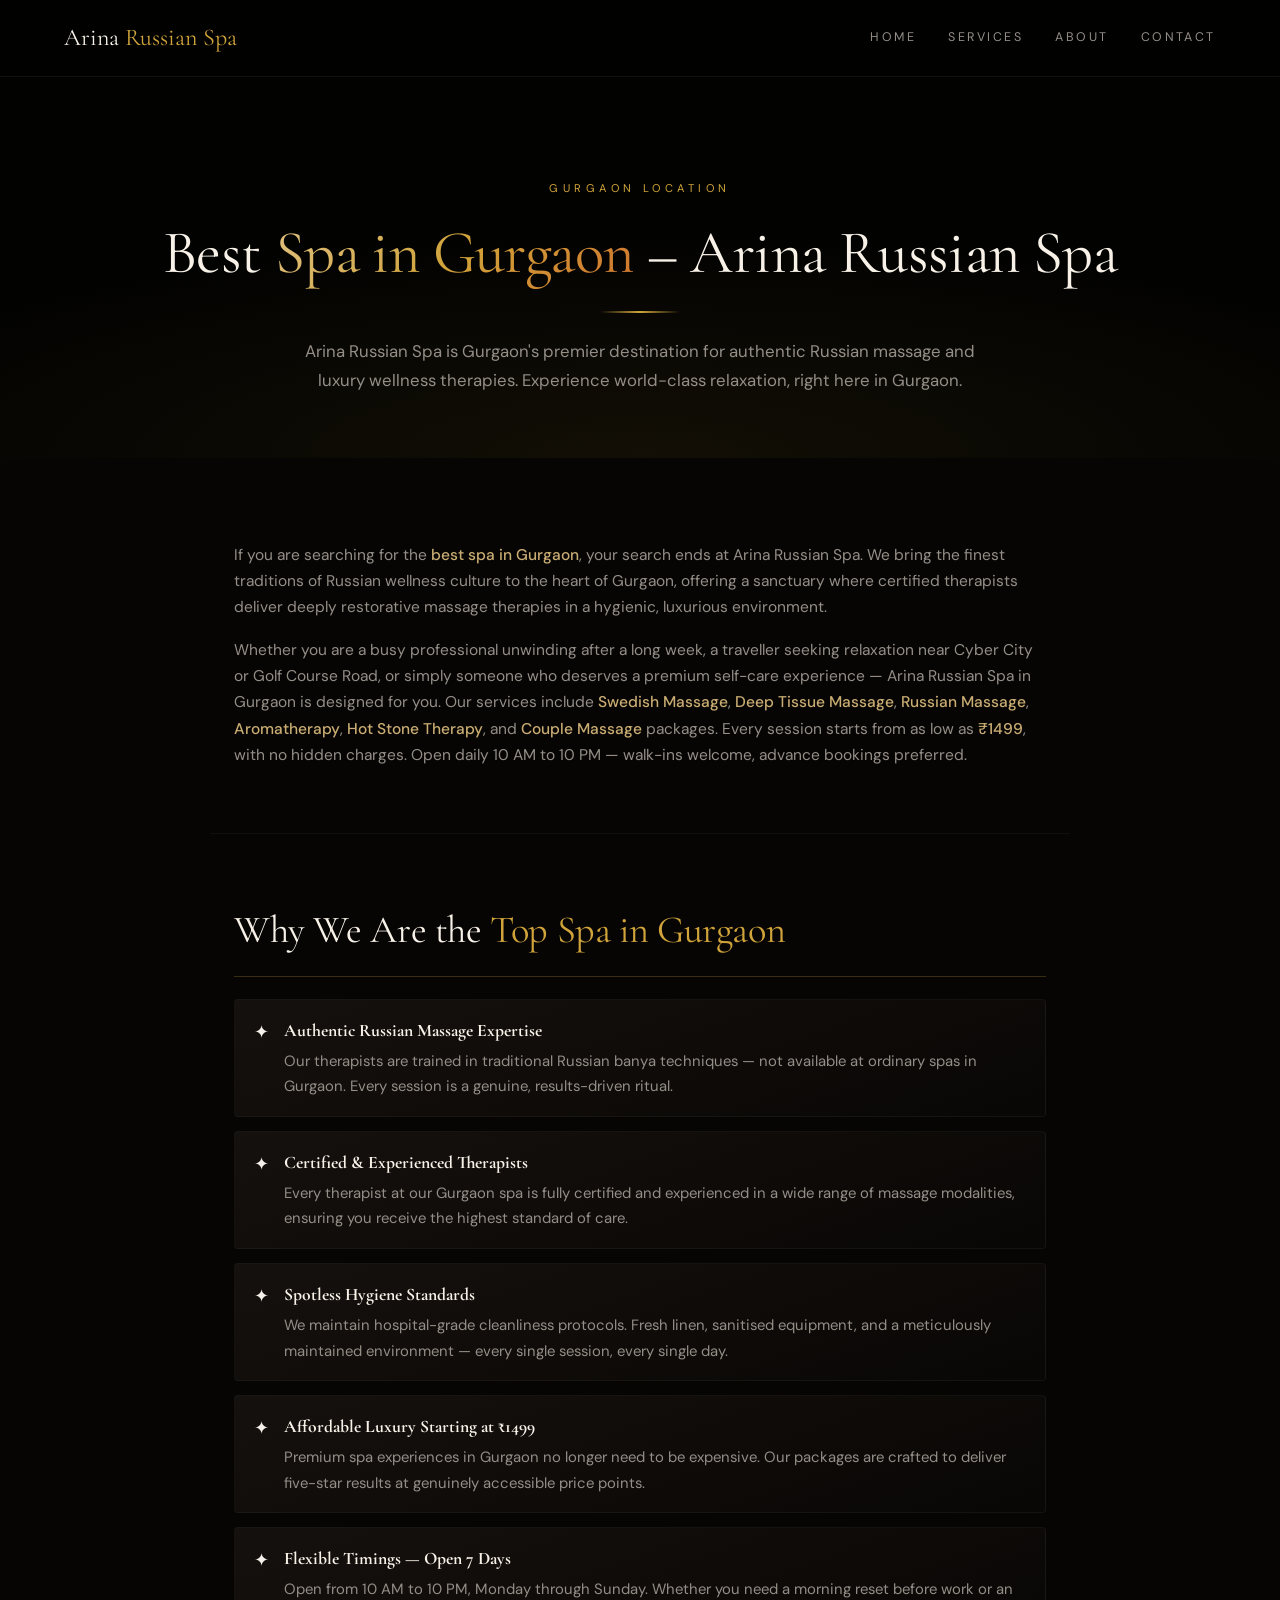
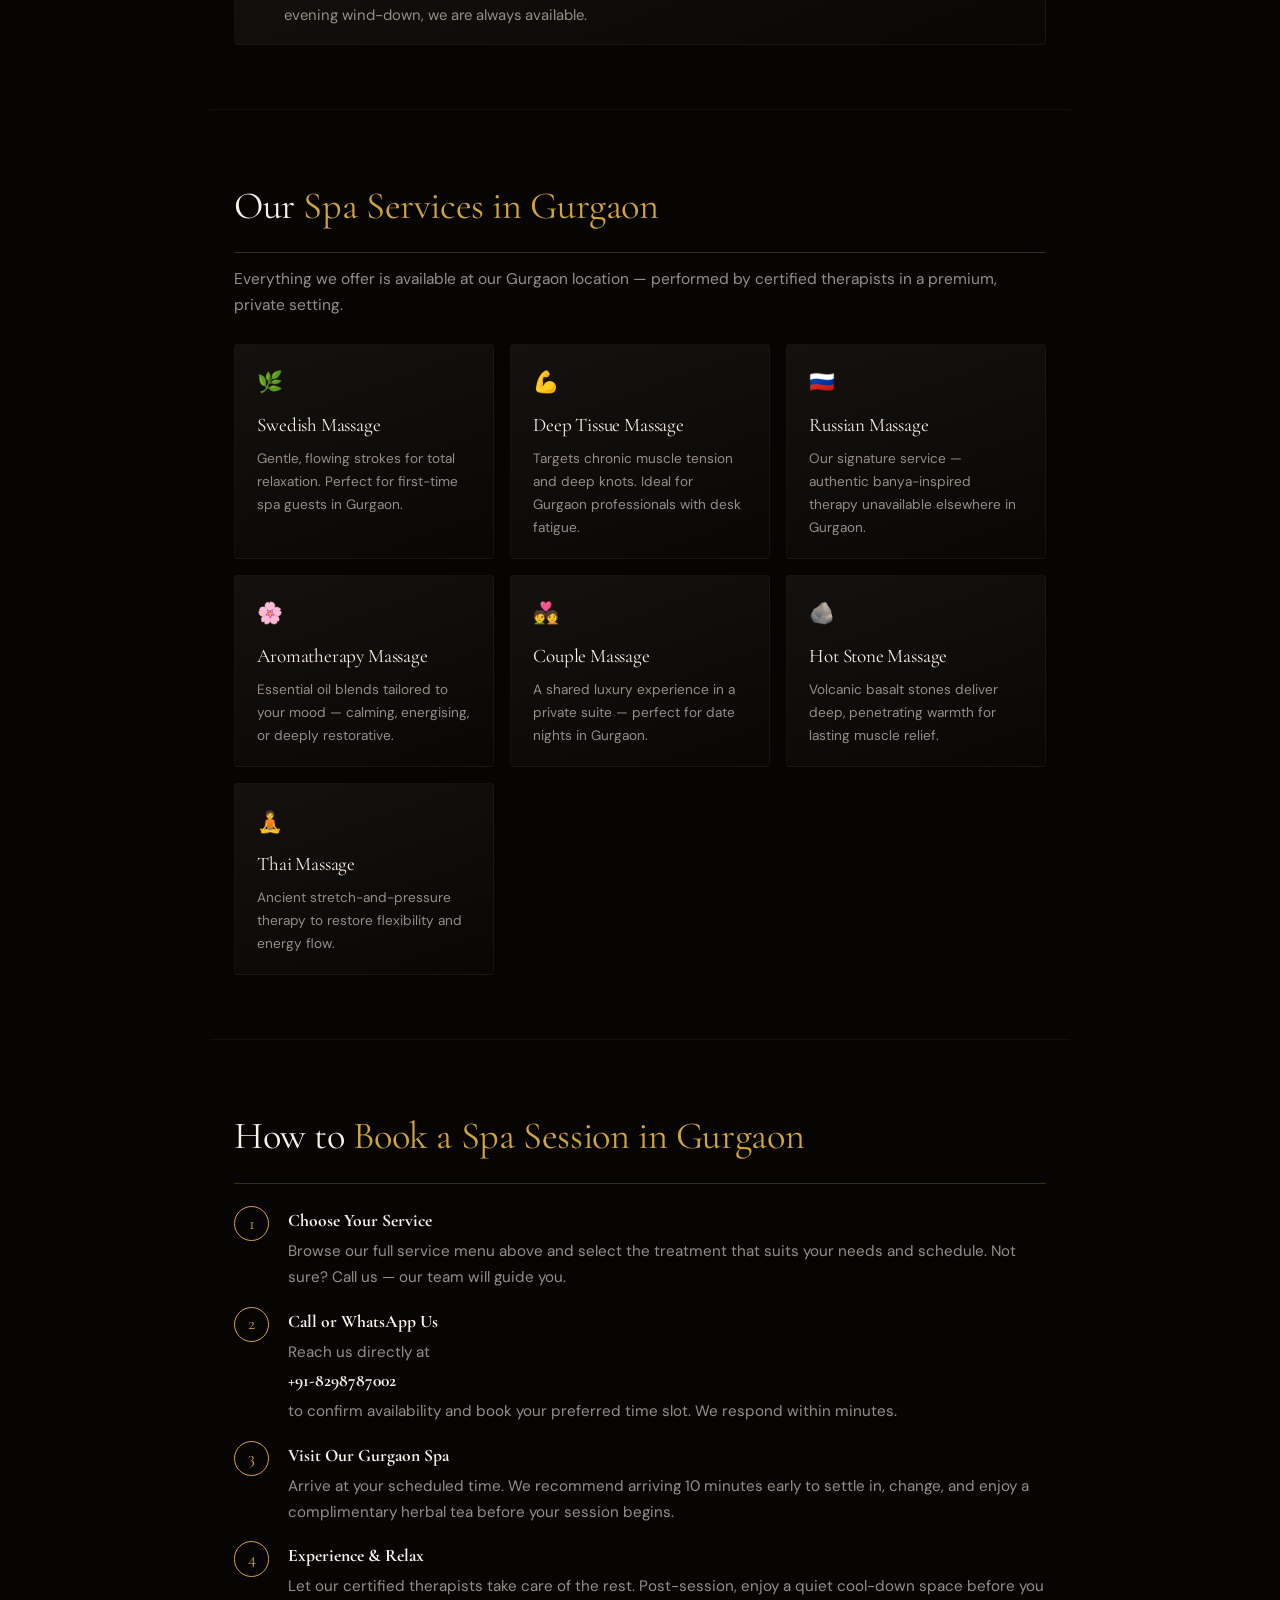
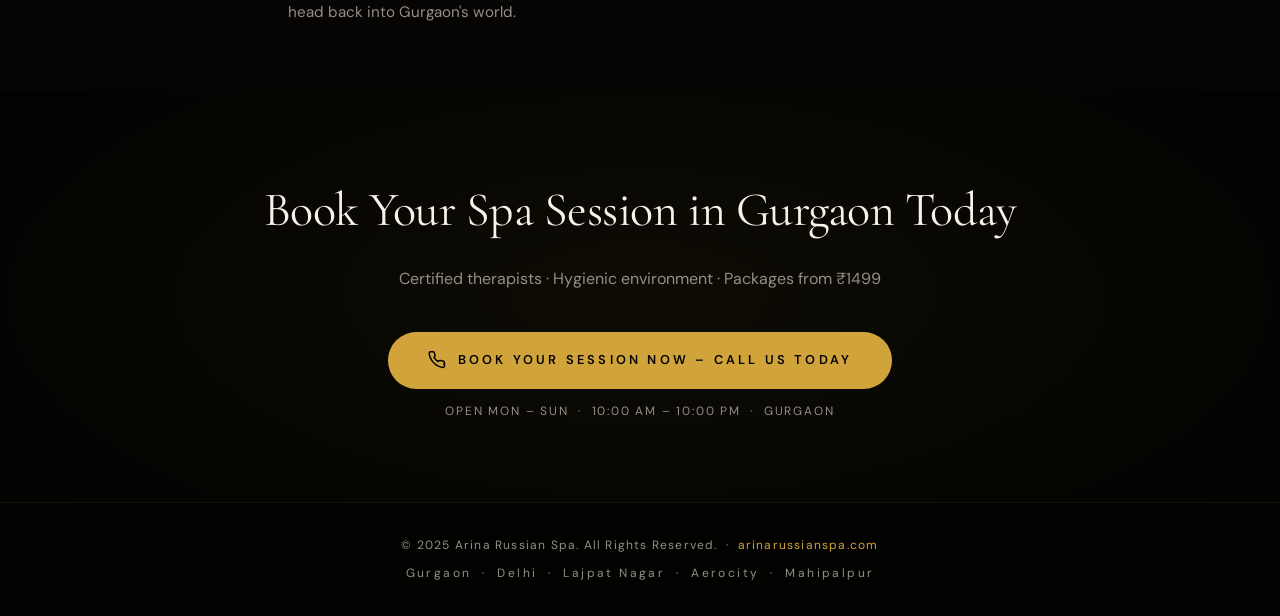
<file: spa-in-gurgaon.html>
<!DOCTYPE html>
<html lang="en" class="dark">
  <head>
    <meta charset="UTF-8" />
    <meta name="viewport" content="width=device-width, initial-scale=1.0" />
    <title>Best Spa in Gurgaon | Luxury Russian Spa &amp; Massage | Arina Russian Spa</title>
    <meta name="description" content="Looking for the best spa in Gurgaon? Arina Russian Spa offers luxury Russian massage and wellness therapies in Gurgaon. Book your session today." />
    <meta name="keywords" content="Spa in Gurgaon, Best Spa Gurgaon, Russian Spa Gurgaon, Massage in Gurgaon, Luxury Spa Gurgaon, Body Massage Gurgaon" />
    <meta property="og:title" content="Best Spa in Gurgaon | Luxury Russian Spa &amp; Massage | Arina Russian Spa" />
    <meta property="og:description" content="Looking for the best spa in Gurgaon? Arina Russian Spa offers luxury Russian massage and wellness therapies in Gurgaon. Book your session today." />
    <meta property="og:url" content="https://arinarussianspa.com/spa-in-gurgaon" />
    <meta property="og:type" content="website" />
    <link rel="canonical" href="https://arinarussianspa.com/spa-in-gurgaon" />
    <meta name="author" content="Arina Russian Spa" />

    <link rel="preconnect" href="https://fonts.googleapis.com" />
    <link rel="preconnect" href="https://fonts.gstatic.com" crossorigin="anonymous" />
    <link href="https://fonts.googleapis.com/css2?family=Cormorant+Garamond:ital,wght@0,300;0,400;0,500;1,400&family=DM+Sans:wght@300;400;500;600&display=swap" rel="stylesheet" />

    <script type="application/ld+json">
    {
      "@context": "https://schema.org",
      "@type": "DaySpa",
      "name": "Arina Russian Spa – Gurgaon",
      "url": "https://arinarussianspa.com/spa-in-gurgaon",
      "description": "Best spa in Gurgaon offering luxury Russian massage, deep tissue, aromatherapy, and couple massage therapies.",
      "telephone": "+91-8298787002",
      "address": {
        "@type": "PostalAddress",
        "addressLocality": "Gurgaon",
        "addressRegion": "Haryana",
        "addressCountry": "IN"
      },
      "geo": {
        "@type": "GeoCoordinates",
        "latitude": "28.4595",
        "longitude": "77.0266"
      },
      "openingHours": "Mo-Su 10:00-22:00",
      "priceRange": "₹₹",
      "areaServed": "Gurgaon",
      "sameAs": [
        "https://www.facebook.com/arinarussianspa",
        "https://www.instagram.com/arinarussianspa"
      ]
    }
    </script>

    <style>
      :root {
        --gold:       oklch(0.74 0.13 85);
        --gold-soft:  oklch(0.82 0.09 85);
        --gold-glow:  oklch(0.74 0.13 85 / 0.35);
        --amber-warm: oklch(0.65 0.14 55);
        --ivory:      oklch(0.96 0.015 80);
        --background: oklch(0.12 0.005 60);
        --foreground: oklch(0.96 0.01 80);
        --onyx:       oklch(0.08 0.005 60);
        --card:       oklch(0.16 0.008 60);
        --border:     oklch(0.28 0.015 75 / 0.4);
        --muted-fg:   oklch(0.65 0.012 70);
        --font-display: "Cormorant Garamond", serif;
        --font-sans:    "DM Sans", sans-serif;
      }
      *, *::before, *::after { box-sizing: border-box; margin: 0; padding: 0; }
      html { scroll-behavior: smooth; }
      body {
        background-color: var(--background);
        color: var(--foreground);
        font-family: var(--font-sans);
        -webkit-font-smoothing: antialiased;
        line-height: 1.7;
      }
      h1, h2, h3 { font-family: var(--font-display); font-weight: 400; letter-spacing: -0.01em; }
      a { color: inherit; text-decoration: none; }

      .text-gradient-gold {
        background: linear-gradient(135deg, var(--gold-soft), var(--gold), var(--amber-warm));
        -webkit-background-clip: text; background-clip: text; -webkit-text-fill-color: transparent;
      }

      /* Nav */
      nav {
        position: sticky; top: 0; z-index: 50;
        background: oklch(0.08 0.005 60 / 0.88);
        backdrop-filter: blur(16px);
        border-bottom: 1px solid var(--border);
      }
      .nav-inner {
        max-width: 1200px; margin: 0 auto; padding: 1.1rem 1.5rem;
        display: flex; align-items: center; justify-content: space-between;
      }
      .nav-brand { font-family: var(--font-display); font-size: 1.5rem; color: var(--ivory); }
      .nav-brand span { color: var(--gold); }
      .nav-links {
        display: flex; gap: 2rem; list-style: none;
        font-size: 0.78rem; letter-spacing: 0.2em; text-transform: uppercase; color: var(--muted-fg);
      }
      .nav-links a:hover, .nav-links .active { color: var(--gold); transition: color 0.2s; }

      /* Hero */
      .page-hero {
        background: var(--onyx); padding: 6rem 1.5rem 4rem; text-align: center;
        position: relative; overflow: hidden;
      }
      .page-hero::before {
        content: ""; position: absolute; inset: 0;
        background: radial-gradient(ellipse 70% 60% at 50% 100%, oklch(0.74 0.13 85 / 0.08), transparent);
      }
      .eyebrow {
        display: inline-block; font-size: 0.7rem; letter-spacing: 0.4em;
        text-transform: uppercase; color: var(--gold); margin-bottom: 1.4rem; position: relative;
      }
      .page-hero h1 { font-size: clamp(2rem, 6vw, 3.8rem); color: var(--ivory); line-height: 1.1; position: relative; }
      .gold-line {
        width: 5rem; height: 2px;
        background: linear-gradient(90deg, transparent, var(--gold), transparent);
        margin: 1.5rem auto;
      }
      .page-hero p { max-width: 680px; margin: 0 auto; color: var(--muted-fg); font-size: 1.05rem; position: relative; }

      /* Content sections */
      .content-section { max-width: 860px; margin: 0 auto; padding: 4rem 1.5rem; }
      .section-h2 {
        font-size: clamp(1.6rem, 4vw, 2.4rem); color: var(--ivory);
        margin-bottom: 0.6rem; padding-bottom: 0.8rem;
        border-bottom: 1px solid oklch(0.74 0.13 85 / 0.25);
      }
      .section-h2 span { color: var(--gold); }
      .section-body { margin-top: 1.2rem; color: var(--muted-fg); font-size: 0.97rem; }
      .section-body p + p { margin-top: 1rem; }
      .section-body strong { color: oklch(0.82 0.09 85 / 0.9); font-weight: 500; }

      /* Why list */
      .why-list { list-style: none; margin-top: 1.4rem; display: flex; flex-direction: column; gap: 0.9rem; }
      .why-list li {
        display: flex; align-items: flex-start; gap: 0.9rem;
        background: linear-gradient(160deg, oklch(0.18 0.008 60), oklch(0.13 0.006 60));
        border: 1px solid oklch(0.28 0.015 75 / 0.3);
        border-radius: 4px; padding: 1rem 1.2rem;
        transition: border-color 0.3s, transform 0.3s;
      }
      .why-list li:hover { border-color: oklch(0.74 0.13 85 / 0.45); transform: translateX(4px); }
      .why-icon { font-size: 1.1rem; flex-shrink: 0; margin-top: 2px; }
      .why-list li p { color: var(--muted-fg); font-size: 0.93rem; }
      .why-list li strong { display: block; color: var(--ivory); font-family: var(--font-display); font-size: 1.1rem; margin-bottom: 0.2rem; }

      /* Services grid */
      .services-grid {
        display: grid; gap: 1rem; margin-top: 1.6rem;
        grid-template-columns: repeat(auto-fill, minmax(240px, 1fr));
      }
      .service-item {
        background: linear-gradient(160deg, oklch(0.18 0.008 60), oklch(0.13 0.006 60));
        border: 1px solid oklch(0.28 0.015 75 / 0.3);
        border-radius: 4px; padding: 1.2rem 1.4rem;
        transition: border-color 0.3s, box-shadow 0.3s, transform 0.3s;
      }
      .service-item:hover {
        border-color: oklch(0.74 0.13 85 / 0.5);
        box-shadow: 0 12px 30px -12px var(--gold-glow);
        transform: translateY(-4px);
      }
      .service-item .s-icon { font-size: 1.3rem; margin-bottom: 0.6rem; }
      .service-item h3 { font-size: 1.2rem; color: var(--ivory); margin-bottom: 0.3rem; }
      .service-item p { font-size: 0.85rem; color: var(--muted-fg); }

      /* Booking steps */
      .steps { list-style: none; margin-top: 1.4rem; display: flex; flex-direction: column; gap: 1rem; }
      .step { display: flex; gap: 1.2rem; align-items: flex-start; }
      .step-num {
        width: 2.2rem; height: 2.2rem; border-radius: 50%; flex-shrink: 0;
        border: 1px solid var(--gold); color: var(--gold);
        font-family: var(--font-display); font-size: 1.1rem;
        display: flex; align-items: center; justify-content: center;
      }
      .step-body { color: var(--muted-fg); font-size: 0.95rem; }
      .step-body strong { display: block; color: var(--ivory); margin-bottom: 0.2rem; font-family: var(--font-display); font-size: 1.1rem; }

      /* CTA */
      .cta-section {
        background: var(--onyx); padding: 5rem 1.5rem; text-align: center;
        position: relative; overflow: hidden;
      }
      .cta-section::before {
        content: ""; position: absolute; inset: 0;
        background: radial-gradient(ellipse 60% 80% at 50% 50%, oklch(0.74 0.13 85 / 0.06), transparent);
      }
      .cta-section h2 { font-size: clamp(1.8rem, 5vw, 3rem); color: var(--ivory); position: relative; }
      .cta-section p { margin-top: 0.8rem; color: var(--muted-fg); position: relative; }
      .cta-btn {
        display: inline-flex; align-items: center; gap: 0.75rem;
        margin-top: 2.5rem; padding: 1.1rem 2.5rem;
        background: var(--gold); color: oklch(0.1 0.005 60);
        font-family: var(--font-sans); font-size: 0.8rem; font-weight: 600;
        letter-spacing: 0.25em; text-transform: uppercase;
        border-radius: 9999px; position: relative;
        transition: box-shadow 0.3s, transform 0.3s;
      }
      .cta-btn:hover { box-shadow: 0 20px 40px -10px var(--gold-glow); transform: translateY(-2px); }
      .cta-note { margin-top: 1.2rem; font-size: 0.75rem; color: var(--muted-fg); letter-spacing: 0.15em; text-transform: uppercase; position: relative; }

      /* Footer */
      footer {
        border-top: 1px solid var(--border); background: var(--onyx);
        padding: 2rem 1.5rem; text-align: center;
        font-size: 0.75rem; color: var(--muted-fg); letter-spacing: 0.1em;
      }
      footer a { color: var(--gold); }

      /* Divider */
      .section-divider { border: none; border-top: 1px solid oklch(0.28 0.015 75 / 0.3); max-width: 860px; margin: 0 auto; }

      @keyframes fade-up { from { opacity:0; transform:translateY(24px); } to { opacity:1; transform:translateY(0); } }
      .fade-up { animation: fade-up 0.8s ease-out both; }
      .delay-1 { animation-delay: 0.1s; }
      .delay-2 { animation-delay: 0.2s; }
    </style>
  </head>

  <body>
    <!-- Nav -->
    <nav aria-label="Main navigation">
      <div class="nav-inner">
        <a href="/" class="nav-brand">Arina <span>Russian Spa</span></a>
        <ul class="nav-links">
          <li><a href="/">Home</a></li>
          <li><a href="/services">Services</a></li>
          <li><a href="/about">About</a></li>
          <li><a href="/contact">Contact</a></li>
        </ul>
      </div>
    </nav>

    <!-- Hero -->
    <header class="page-hero">
      <span class="eyebrow fade-up">Gurgaon Location</span>
      <h1 class="fade-up delay-1">
        Best <span class="text-gradient-gold">Spa in Gurgaon</span> – Arina Russian Spa
      </h1>
      <div class="gold-line fade-up delay-2"></div>
      <p class="fade-up delay-2">
        Arina Russian Spa is Gurgaon's premier destination for authentic Russian massage and luxury wellness therapies. Experience world-class relaxation, right here in Gurgaon.
      </p>
    </header>

    <main id="main-content">

      <!-- Intro -->
      <section class="content-section" aria-label="Introduction">
        <div class="section-body">
          <p>
            If you are searching for the <strong>best spa in Gurgaon</strong>, your search ends at Arina Russian Spa.
            We bring the finest traditions of Russian wellness culture to the heart of Gurgaon, offering a sanctuary
            where certified therapists deliver deeply restorative massage therapies in a hygienic, luxurious environment.
          </p>
          <p>
            Whether you are a busy professional unwinding after a long week, a traveller seeking relaxation near
            Cyber City or Golf Course Road, or simply someone who deserves a premium self-care experience —
            Arina Russian Spa in Gurgaon is designed for you. Our services include <strong>Swedish Massage</strong>,
            <strong>Deep Tissue Massage</strong>, <strong>Russian Massage</strong>, <strong>Aromatherapy</strong>,
            <strong>Hot Stone Therapy</strong>, and <strong>Couple Massage</strong> packages. Every session
            starts from as low as <strong>₹1499</strong>, with no hidden charges. Open daily 10 AM to 10 PM —
            walk-ins welcome, advance bookings preferred.
          </p>
        </div>
      </section>

      <hr class="section-divider" />

      <!-- Why Us -->
      <section class="content-section" aria-labelledby="why-gurgaon">
        <h2 class="section-h2" id="why-gurgaon">Why We Are the <span>Top Spa in Gurgaon</span></h2>
        <ul class="why-list">
          <li>
            <span class="why-icon">✦</span>
            <div>
              <strong>Authentic Russian Massage Expertise</strong>
              <p>Our therapists are trained in traditional Russian banya techniques — not available at ordinary spas in Gurgaon. Every session is a genuine, results-driven ritual.</p>
            </div>
          </li>
          <li>
            <span class="why-icon">✦</span>
            <div>
              <strong>Certified &amp; Experienced Therapists</strong>
              <p>Every therapist at our Gurgaon spa is fully certified and experienced in a wide range of massage modalities, ensuring you receive the highest standard of care.</p>
            </div>
          </li>
          <li>
            <span class="why-icon">✦</span>
            <div>
              <strong>Spotless Hygiene Standards</strong>
              <p>We maintain hospital-grade cleanliness protocols. Fresh linen, sanitised equipment, and a meticulously maintained environment — every single session, every single day.</p>
            </div>
          </li>
          <li>
            <span class="why-icon">✦</span>
            <div>
              <strong>Affordable Luxury Starting at ₹1499</strong>
              <p>Premium spa experiences in Gurgaon no longer need to be expensive. Our packages are crafted to deliver five-star results at genuinely accessible price points.</p>
            </div>
          </li>
          <li>
            <span class="why-icon">✦</span>
            <div>
              <strong>Flexible Timings — Open 7 Days</strong>
              <p>Open from 10 AM to 10 PM, Monday through Sunday. Whether you need a morning reset before work or an evening wind-down, we are always available.</p>
            </div>
          </li>
        </ul>
      </section>

      <hr class="section-divider" />

      <!-- Services -->
      <section class="content-section" aria-labelledby="services-gurgaon">
        <h2 class="section-h2" id="services-gurgaon">Our <span>Spa Services in Gurgaon</span></h2>
        <p class="section-body" style="margin-top:0.8rem;">Everything we offer is available at our Gurgaon location — performed by certified therapists in a premium, private setting.</p>
        <div class="services-grid">
          <div class="service-item">
            <div class="s-icon">🌿</div>
            <h3>Swedish Massage</h3>
            <p>Gentle, flowing strokes for total relaxation. Perfect for first-time spa guests in Gurgaon.</p>
          </div>
          <div class="service-item">
            <div class="s-icon">💪</div>
            <h3>Deep Tissue Massage</h3>
            <p>Targets chronic muscle tension and deep knots. Ideal for Gurgaon professionals with desk fatigue.</p>
          </div>
          <div class="service-item">
            <div class="s-icon">🇷🇺</div>
            <h3>Russian Massage</h3>
            <p>Our signature service — authentic banya-inspired therapy unavailable elsewhere in Gurgaon.</p>
          </div>
          <div class="service-item">
            <div class="s-icon">🌸</div>
            <h3>Aromatherapy Massage</h3>
            <p>Essential oil blends tailored to your mood — calming, energising, or deeply restorative.</p>
          </div>
          <div class="service-item">
            <div class="s-icon">💑</div>
            <h3>Couple Massage</h3>
            <p>A shared luxury experience in a private suite — perfect for date nights in Gurgaon.</p>
          </div>
          <div class="service-item">
            <div class="s-icon">🪨</div>
            <h3>Hot Stone Massage</h3>
            <p>Volcanic basalt stones deliver deep, penetrating warmth for lasting muscle relief.</p>
          </div>
          <div class="service-item">
            <div class="s-icon">🧘</div>
            <h3>Thai Massage</h3>
            <p>Ancient stretch-and-pressure therapy to restore flexibility and energy flow.</p>
          </div>
        </div>
      </section>

      <hr class="section-divider" />

      <!-- How to Book -->
      <section class="content-section" aria-labelledby="book-gurgaon">
        <h2 class="section-h2" id="book-gurgaon">How to <span>Book a Spa Session in Gurgaon</span></h2>
        <ol class="steps">
          <li class="step">
            <span class="step-num">1</span>
            <div class="step-body">
              <strong>Choose Your Service</strong>
              Browse our full service menu above and select the treatment that suits your needs and schedule. Not sure? Call us — our team will guide you.
            </div>
          </li>
          <li class="step">
            <span class="step-num">2</span>
            <div class="step-body">
              <strong>Call or WhatsApp Us</strong>
              Reach us directly at <strong>+91-8298787002</strong> to confirm availability and book your preferred time slot. We respond within minutes.
            </div>
          </li>
          <li class="step">
            <span class="step-num">3</span>
            <div class="step-body">
              <strong>Visit Our Gurgaon Spa</strong>
              Arrive at your scheduled time. We recommend arriving 10 minutes early to settle in, change, and enjoy a complimentary herbal tea before your session begins.
            </div>
          </li>
          <li class="step">
            <span class="step-num">4</span>
            <div class="step-body">
              <strong>Experience &amp; Relax</strong>
              Let our certified therapists take care of the rest. Post-session, enjoy a quiet cool-down space before you head back into Gurgaon's world.
            </div>
          </li>
        </ol>
      </section>

      <!-- CTA -->
      <section class="cta-section" id="book-now">
        <h2>Book Your Spa Session in Gurgaon Today</h2>
        <p>Certified therapists · Hygienic environment · Packages from ₹1499</p>
        <a href="tel:+918298787002" class="cta-btn" id="cta-gurgaon-call" aria-label="Call Arina Russian Spa Gurgaon to book a session">
          <svg xmlns="http://www.w3.org/2000/svg" width="18" height="18" viewBox="0 0 24 24"
               fill="none" stroke="currentColor" stroke-width="2" stroke-linecap="round" stroke-linejoin="round" aria-hidden="true">
            <path d="M22 16.92v3a2 2 0 0 1-2.18 2 19.79 19.79 0 0 1-8.63-3.07A19.5 19.5 0 0 1 4.69 12a19.79 19.79 0 0 1-3.07-8.67A2 2 0 0 1 3.61 1h3a2 2 0 0 1 2 1.72c.127.96.361 1.903.7 2.81a2 2 0 0 1-.45 2.11L7.91 8.6a16 16 0 0 0 5.49 5.49l.96-.96a2 2 0 0 1 2.11-.45c.907.339 1.85.573 2.81.7A2 2 0 0 1 21 16.92z"/>
          </svg>
          Book Your Session Now – Call Us Today
        </a>
        <p class="cta-note">Open Mon – Sun &nbsp;·&nbsp; 10:00 AM – 10:00 PM &nbsp;·&nbsp; Gurgaon</p>
      </section>
    </main>

    <!-- Footer -->
    <footer>
      <p>© 2025 Arina Russian Spa. All Rights Reserved. &nbsp;·&nbsp;
        <a href="https://arinarussianspa.com">arinarussianspa.com</a>
      </p>
      <p style="margin-top:0.5rem; letter-spacing:0.2em;">
        Gurgaon &nbsp;·&nbsp; Delhi &nbsp;·&nbsp; Lajpat Nagar &nbsp;·&nbsp; Aerocity &nbsp;·&nbsp; Mahipalpur
      </p>
    </footer>
  </body>
</html>
</file>
<file: assets/main-CPyEKlVS.css>
@import"https://fonts.googleapis.com/css2?family=Cormorant+Garamond:wght@300;400;500;600;700&family=DM+Sans:wght@300;400;500;600&display=swap";@layer components;@layer properties{@supports (((-webkit-hyphens:none)) and (not (margin-trim:inline))) or ((-moz-orient:inline) and (not (color:rgb(from red r g b)))){*,:before,:after,::backdrop{--tw-translate-x:0;--tw-translate-y:0;--tw-translate-z:0;--tw-rotate-x:initial;--tw-rotate-y:initial;--tw-rotate-z:initial;--tw-skew-x:initial;--tw-skew-y:initial;--tw-space-y-reverse:0;--tw-space-x-reverse:0;--tw-border-style:solid;--tw-gradient-position:initial;--tw-gradient-from:#0000;--tw-gradient-via:#0000;--tw-gradient-to:#0000;--tw-gradient-stops:initial;--tw-gradient-via-stops:initial;--tw-gradient-from-position:0%;--tw-gradient-via-position:50%;--tw-gradient-to-position:100%;--tw-leading:initial;--tw-font-weight:initial;--tw-tracking:initial;--tw-ordinal:initial;--tw-slashed-zero:initial;--tw-numeric-figure:initial;--tw-numeric-spacing:initial;--tw-numeric-fraction:initial;--tw-shadow:0 0 #0000;--tw-shadow-color:initial;--tw-shadow-alpha:100%;--tw-inset-shadow:0 0 #0000;--tw-inset-shadow-color:initial;--tw-inset-shadow-alpha:100%;--tw-ring-color:initial;--tw-ring-shadow:0 0 #0000;--tw-inset-ring-color:initial;--tw-inset-ring-shadow:0 0 #0000;--tw-ring-inset:initial;--tw-ring-offset-width:0px;--tw-ring-offset-color:#fff;--tw-ring-offset-shadow:0 0 #0000;--tw-outline-style:solid;--tw-blur:initial;--tw-brightness:initial;--tw-contrast:initial;--tw-grayscale:initial;--tw-hue-rotate:initial;--tw-invert:initial;--tw-opacity:initial;--tw-saturate:initial;--tw-sepia:initial;--tw-drop-shadow:initial;--tw-drop-shadow-color:initial;--tw-drop-shadow-alpha:100%;--tw-drop-shadow-size:initial;--tw-backdrop-blur:initial;--tw-backdrop-brightness:initial;--tw-backdrop-contrast:initial;--tw-backdrop-grayscale:initial;--tw-backdrop-hue-rotate:initial;--tw-backdrop-invert:initial;--tw-backdrop-opacity:initial;--tw-backdrop-saturate:initial;--tw-backdrop-sepia:initial;--tw-duration:initial;--tw-ease:initial;--tw-content:"";--tw-animation-delay:0s;--tw-animation-direction:normal;--tw-animation-duration:initial;--tw-animation-fill-mode:none;--tw-animation-iteration-count:1;--tw-enter-blur:0;--tw-enter-opacity:1;--tw-enter-rotate:0;--tw-enter-scale:1;--tw-enter-translate-x:0;--tw-enter-translate-y:0;--tw-exit-blur:0;--tw-exit-opacity:1;--tw-exit-rotate:0;--tw-exit-scale:1;--tw-exit-translate-x:0;--tw-exit-translate-y:0}}}@layer theme{:root,:host{--font-sans:"DM Sans", sans-serif;--font-mono:ui-monospace, SFMono-Regular, Menlo, Monaco, Consolas, "Liberation Mono", "Courier New", monospace;--color-black:#000;--spacing:.25rem;--container-xs:20rem;--container-sm:24rem;--container-md:28rem;--container-lg:32rem;--container-xl:36rem;--container-2xl:42rem;--container-3xl:48rem;--container-5xl:64rem;--container-6xl:72rem;--container-7xl:80rem;--text-xs:.75rem;--text-xs--line-height:calc(1 / .75);--text-sm:.875rem;--text-sm--line-height:calc(1.25 / .875);--text-base:1rem;--text-base--line-height: 1.5 ;--text-lg:1.125rem;--text-lg--line-height:calc(1.75 / 1.125);--text-xl:1.25rem;--text-xl--line-height:calc(1.75 / 1.25);--text-2xl:1.5rem;--text-2xl--line-height:calc(2 / 1.5);--text-3xl:1.875rem;--text-3xl--line-height: 1.2 ;--text-4xl:2.25rem;--text-4xl--line-height:calc(2.5 / 2.25);--text-5xl:3rem;--text-5xl--line-height:1;--text-6xl:3.75rem;--text-6xl--line-height:1;--text-7xl:4.5rem;--text-7xl--line-height:1;--text-8xl:6rem;--text-8xl--line-height:1;--font-weight-normal:400;--font-weight-medium:500;--font-weight-semibold:600;--font-weight-bold:700;--tracking-tight:-.025em;--tracking-wide:.025em;--tracking-widest:.1em;--leading-tight:1.25;--leading-snug:1.375;--leading-relaxed:1.625;--ease-in-out:cubic-bezier(.4, 0, .2, 1);--animate-pulse:pulse 2s cubic-bezier(.4, 0, .6, 1) infinite;--blur-md:12px;--blur-xl:24px;--aspect-video:16 / 9;--default-transition-duration:.15s;--default-transition-timing-function:cubic-bezier(.4, 0, .2, 1);--default-font-family:"DM Sans", sans-serif;--default-mono-font-family:var(--font-mono);--font-display:"Cormorant Garamond", serif;--color-background:var(--background);--color-foreground:var(--foreground);--color-border:var(--border)}}@layer base{*,:after,:before,::backdrop{box-sizing:border-box;border:0 solid;margin:0;padding:0}::file-selector-button{box-sizing:border-box;border:0 solid;margin:0;padding:0}html,:host{-webkit-text-size-adjust:100%;tab-size:4;line-height:1.5;font-family:var(--default-font-family,ui-sans-serif, system-ui, sans-serif, "Apple Color Emoji", "Segoe UI Emoji", "Segoe UI Symbol", "Noto Color Emoji");font-feature-settings:var(--default-font-feature-settings,normal);font-variation-settings:var(--default-font-variation-settings,normal);-webkit-tap-highlight-color:transparent}hr{height:0;color:inherit;border-top-width:1px}abbr:where([title]){-webkit-text-decoration:underline dotted;text-decoration:underline dotted}h1,h2,h3,h4,h5,h6{font-size:inherit;font-weight:inherit}a{color:inherit;-webkit-text-decoration:inherit;text-decoration:inherit}b,strong{font-weight:bolder}code,kbd,samp,pre{font-family:var(--default-mono-font-family,ui-monospace, SFMono-Regular, Menlo, Monaco, Consolas, "Liberation Mono", "Courier New", monospace);font-feature-settings:var(--default-mono-font-feature-settings,normal);font-variation-settings:var(--default-mono-font-variation-settings,normal);font-size:1em}small{font-size:80%}sub,sup{vertical-align:baseline;font-size:75%;line-height:0;position:relative}sub{bottom:-.25em}sup{top:-.5em}table{text-indent:0;border-color:inherit;border-collapse:collapse}:-moz-focusring{outline:auto}progress{vertical-align:baseline}summary{display:list-item}ol,ul,menu{list-style:none}img,svg,video,canvas,audio,iframe,embed,object{vertical-align:middle;display:block}img,video{max-width:100%;height:auto}button,input,select,optgroup,textarea{font:inherit;font-feature-settings:inherit;font-variation-settings:inherit;letter-spacing:inherit;color:inherit;opacity:1;background-color:#0000;border-radius:0}::file-selector-button{font:inherit;font-feature-settings:inherit;font-variation-settings:inherit;letter-spacing:inherit;color:inherit;opacity:1;background-color:#0000;border-radius:0}:where(select:is([multiple],[size])) optgroup{font-weight:bolder}:where(select:is([multiple],[size])) optgroup option{padding-inline-start:20px}::file-selector-button{margin-inline-end:4px}::placeholder{opacity:1}@supports (not ((-webkit-appearance:-apple-pay-button))) or (contain-intrinsic-size:1px){::placeholder{color:currentColor}@supports (color:color-mix(in lab,red,red)){::placeholder{color:color-mix(in oklab,currentcolor 50%,transparent)}}}textarea{resize:vertical}::-webkit-search-decoration{-webkit-appearance:none}::-webkit-date-and-time-value{min-height:1lh;text-align:inherit}::-webkit-datetime-edit{display:inline-flex}::-webkit-datetime-edit-fields-wrapper{padding:0}::-webkit-datetime-edit{padding-block:0}::-webkit-datetime-edit-year-field{padding-block:0}::-webkit-datetime-edit-month-field{padding-block:0}::-webkit-datetime-edit-day-field{padding-block:0}::-webkit-datetime-edit-hour-field{padding-block:0}::-webkit-datetime-edit-minute-field{padding-block:0}::-webkit-datetime-edit-second-field{padding-block:0}::-webkit-datetime-edit-millisecond-field{padding-block:0}::-webkit-datetime-edit-meridiem-field{padding-block:0}::-webkit-calendar-picker-indicator{line-height:1}:-moz-ui-invalid{box-shadow:none}button,input:where([type=button],[type=reset],[type=submit]){appearance:button}::file-selector-button{appearance:button}::-webkit-inner-spin-button{height:auto}::-webkit-outer-spin-button{height:auto}[hidden]:where(:not([hidden=until-found])){display:none!important}*{border-color:var(--color-border)}html{scroll-behavior:smooth}body{background-color:var(--color-background);color:var(--color-foreground);font-family:var(--font-sans);font-feature-settings:"ss01","ss02";-webkit-font-smoothing:antialiased}h1,h2,h3,h4,h5,h6{font-family:var(--font-display);letter-spacing:-.01em;font-weight:400}}@layer utilities{.pointer-events-none{pointer-events:none}.invisible{visibility:hidden}.sr-only{clip-path:inset(50%);white-space:nowrap;border-width:0;width:1px;height:1px;margin:-1px;padding:0;position:absolute;overflow:hidden}.absolute{position:absolute}.fixed{position:fixed}.relative{position:relative}.inset-0{inset:calc(var(--spacing) * 0)}.inset-x-0{inset-inline:calc(var(--spacing) * 0)}.inset-y-0{inset-block:calc(var(--spacing) * 0)}.start{inset-inline-start:var(--spacing)}.-top-12{top:calc(var(--spacing) * -12)}.top-0{top:calc(var(--spacing) * 0)}.top-1\.5{top:calc(var(--spacing) * 1.5)}.top-1\/2{top:50%}.top-3\.5{top:calc(var(--spacing) * 3.5)}.top-4{top:calc(var(--spacing) * 4)}.top-\[1px\]{top:1px}.top-\[50\%\]{top:50%}.top-\[60\%\]{top:60%}.top-full{top:100%}.-right-6{right:calc(var(--spacing) * -6)}.-right-12{right:calc(var(--spacing) * -12)}.right-0{right:calc(var(--spacing) * 0)}.right-1{right:calc(var(--spacing) * 1)}.right-2{right:calc(var(--spacing) * 2)}.right-3{right:calc(var(--spacing) * 3)}.right-4{right:calc(var(--spacing) * 4)}.-bottom-6{bottom:calc(var(--spacing) * -6)}.-bottom-12{bottom:calc(var(--spacing) * -12)}.bottom-0{bottom:calc(var(--spacing) * 0)}.bottom-8{bottom:calc(var(--spacing) * 8)}.-left-12{left:calc(var(--spacing) * -12)}.left-0{left:calc(var(--spacing) * 0)}.left-1\/2{left:50%}.left-2{left:calc(var(--spacing) * 2)}.left-\[50\%\]{left:50%}.z-10{z-index:10}.z-20{z-index:20}.z-50{z-index:50}.z-\[1\]{z-index:1}.z-\[60\]{z-index:60}.-mx-1{margin-inline:calc(var(--spacing) * -1)}.-mx-6{margin-inline:calc(var(--spacing) * -6)}.mx-2{margin-inline:calc(var(--spacing) * 2)}.mx-3\.5{margin-inline:calc(var(--spacing) * 3.5)}.mx-auto{margin-inline:auto}.my-0\.5{margin-block:calc(var(--spacing) * .5)}.my-1{margin-block:calc(var(--spacing) * 1)}.-mt-4{margin-top:calc(var(--spacing) * -4)}.mt-0\.5{margin-top:calc(var(--spacing) * .5)}.mt-1{margin-top:calc(var(--spacing) * 1)}.mt-1\.5{margin-top:calc(var(--spacing) * 1.5)}.mt-2{margin-top:calc(var(--spacing) * 2)}.mt-3{margin-top:calc(var(--spacing) * 3)}.mt-4{margin-top:calc(var(--spacing) * 4)}.mt-5{margin-top:calc(var(--spacing) * 5)}.mt-6{margin-top:calc(var(--spacing) * 6)}.mt-8{margin-top:calc(var(--spacing) * 8)}.mt-10{margin-top:calc(var(--spacing) * 10)}.mt-16{margin-top:calc(var(--spacing) * 16)}.mt-20{margin-top:calc(var(--spacing) * 20)}.mt-24{margin-top:calc(var(--spacing) * 24)}.mt-auto{margin-top:auto}.mr-2{margin-right:calc(var(--spacing) * 2)}.mb-1{margin-bottom:calc(var(--spacing) * 1)}.mb-2{margin-bottom:calc(var(--spacing) * 2)}.mb-4{margin-bottom:calc(var(--spacing) * 4)}.mb-6{margin-bottom:calc(var(--spacing) * 6)}.-ml-4{margin-left:calc(var(--spacing) * -4)}.ml-1{margin-left:calc(var(--spacing) * 1)}.ml-auto{margin-left:auto}.block{display:block}.flex{display:flex}.grid{display:grid}.hidden{display:none}.inline-flex{display:inline-flex}.table{display:table}.aspect-square{aspect-ratio:1}.aspect-video{aspect-ratio:var(--aspect-video)}.size-\(--cell-size\){width:var(--cell-size);height:var(--cell-size)}.size-4{width:calc(var(--spacing) * 4);height:calc(var(--spacing) * 4)}.h-\(--cell-size\){height:var(--cell-size)}.h-1\.5{height:calc(var(--spacing) * 1.5)}.h-2{height:calc(var(--spacing) * 2)}.h-2\.5{height:calc(var(--spacing) * 2.5)}.h-3{height:calc(var(--spacing) * 3)}.h-3\.5{height:calc(var(--spacing) * 3.5)}.h-4{height:calc(var(--spacing) * 4)}.h-5{height:calc(var(--spacing) * 5)}.h-7{height:calc(var(--spacing) * 7)}.h-8{height:calc(var(--spacing) * 8)}.h-9{height:calc(var(--spacing) * 9)}.h-10{height:calc(var(--spacing) * 10)}.h-12{height:calc(var(--spacing) * 12)}.h-14{height:calc(var(--spacing) * 14)}.h-16{height:calc(var(--spacing) * 16)}.h-\[1px\]{height:1px}.h-\[2px\]{height:2px}.h-\[640px\]{height:640px}.h-\[var\(--radix-navigation-menu-viewport-height\)\]{height:var(--radix-navigation-menu-viewport-height)}.h-\[var\(--radix-select-trigger-height\)\]{height:var(--radix-select-trigger-height)}.h-auto{height:auto}.h-full{height:100%}.h-px{height:1px}.h-svh{height:100svh}.max-h-\(--radix-context-menu-content-available-height\){max-height:var(--radix-context-menu-content-available-height)}.max-h-\(--radix-select-content-available-height\){max-height:var(--radix-select-content-available-height)}.max-h-40{max-height:calc(var(--spacing) * 40)}.max-h-\[300px\]{max-height:300px}.max-h-\[var\(--radix-dropdown-menu-content-available-height\)\]{max-height:var(--radix-dropdown-menu-content-available-height)}.min-h-0{min-height:calc(var(--spacing) * 0)}.min-h-\[60px\]{min-height:60px}.min-h-\[320px\]{min-height:320px}.min-h-screen{min-height:100vh}.min-h-svh{min-height:100svh}.w-\(--cell-size\){width:var(--cell-size)}.w-\(--sidebar-width\){width:var(--sidebar-width)}.w-0{width:calc(var(--spacing) * 0)}.w-1{width:calc(var(--spacing) * 1)}.w-2{width:calc(var(--spacing) * 2)}.w-2\.5{width:calc(var(--spacing) * 2.5)}.w-3{width:calc(var(--spacing) * 3)}.w-3\.5{width:calc(var(--spacing) * 3.5)}.w-3\/4{width:75%}.w-4{width:calc(var(--spacing) * 4)}.w-5{width:calc(var(--spacing) * 5)}.w-7{width:calc(var(--spacing) * 7)}.w-8{width:calc(var(--spacing) * 8)}.w-9{width:calc(var(--spacing) * 9)}.w-10{width:calc(var(--spacing) * 10)}.w-12{width:calc(var(--spacing) * 12)}.w-14{width:calc(var(--spacing) * 14)}.w-16{width:calc(var(--spacing) * 16)}.w-32{width:calc(var(--spacing) * 32)}.w-64{width:calc(var(--spacing) * 64)}.w-72{width:calc(var(--spacing) * 72)}.w-\[1px\]{width:1px}.w-\[85vw\]{width:85vw}.w-\[100px\]{width:100px}.w-auto{width:auto}.w-fit{width:fit-content}.w-full{width:100%}.w-max{width:max-content}.w-px{width:1px}.max-w-\(--skeleton-width\){max-width:var(--skeleton-width)}.max-w-2xl{max-width:var(--container-2xl)}.max-w-3xl{max-width:var(--container-3xl)}.max-w-5xl{max-width:var(--container-5xl)}.max-w-6xl{max-width:var(--container-6xl)}.max-w-7xl{max-width:var(--container-7xl)}.max-w-lg{max-width:var(--container-lg)}.max-w-max{max-width:max-content}.max-w-md{max-width:var(--container-md)}.max-w-sm{max-width:var(--container-sm)}.max-w-xl{max-width:var(--container-xl)}.max-w-xs{max-width:var(--container-xs)}.min-w-\(--cell-size\){min-width:var(--cell-size)}.min-w-0{min-width:calc(var(--spacing) * 0)}.min-w-5{min-width:calc(var(--spacing) * 5)}.min-w-8{min-width:calc(var(--spacing) * 8)}.min-w-9{min-width:calc(var(--spacing) * 9)}.min-w-10{min-width:calc(var(--spacing) * 10)}.min-w-\[8rem\]{min-width:8rem}.min-w-\[12rem\]{min-width:12rem}.min-w-\[var\(--radix-select-trigger-width\)\]{min-width:var(--radix-select-trigger-width)}.flex-1{flex:1}.shrink-0{flex-shrink:0}.grow{flex-grow:1}.grow-0{flex-grow:0}.basis-full{flex-basis:100%}.caption-bottom{caption-side:bottom}.border-collapse{border-collapse:collapse}.origin-\(--radix-context-menu-content-transform-origin\){transform-origin:var(--radix-context-menu-content-transform-origin)}.origin-\(--radix-dropdown-menu-content-transform-origin\){transform-origin:var(--radix-dropdown-menu-content-transform-origin)}.origin-\(--radix-hover-card-content-transform-origin\){transform-origin:var(--radix-hover-card-content-transform-origin)}.origin-\(--radix-menubar-content-transform-origin\){transform-origin:var(--radix-menubar-content-transform-origin)}.origin-\(--radix-popover-content-transform-origin\){transform-origin:var(--radix-popover-content-transform-origin)}.origin-\(--radix-select-content-transform-origin\){transform-origin:var(--radix-select-content-transform-origin)}.origin-\(--radix-tooltip-content-transform-origin\){transform-origin:var(--radix-tooltip-content-transform-origin)}.origin-left{transform-origin:0}.-translate-x-1\/2{--tw-translate-x: -50% ;translate:var(--tw-translate-x) var(--tw-translate-y)}.-translate-x-px{--tw-translate-x:-1px;translate:var(--tw-translate-x) var(--tw-translate-y)}.translate-x-\[-50\%\]{--tw-translate-x:-50%;translate:var(--tw-translate-x) var(--tw-translate-y)}.translate-x-px{--tw-translate-x:1px;translate:var(--tw-translate-x) var(--tw-translate-y)}.-translate-y-1\/2{--tw-translate-y: -50% ;translate:var(--tw-translate-x) var(--tw-translate-y)}.translate-y-\[-50\%\]{--tw-translate-y:-50%;translate:var(--tw-translate-x) var(--tw-translate-y)}.rotate-45{rotate:45deg}.rotate-90{rotate:90deg}.transform{transform:var(--tw-rotate-x,) var(--tw-rotate-y,) var(--tw-rotate-z,) var(--tw-skew-x,) var(--tw-skew-y,)}.animate-\[fade-in_0\.9s_ease-out\]{animation:.9s ease-out fade-in}.animate-\[fade-in_1\.1s_ease-out_0\.3s_both\]{animation:1.1s ease-out .3s both fade-in}.animate-\[fade-in_1\.2s_ease-out_1\.1s_both\]{animation:1.2s ease-out 1.1s both fade-in}.animate-\[fade-in_1\.2s_ease-out_1s_both\]{animation:1.2s ease-out 1s both fade-in}.animate-\[fade-in_1s_ease-out_0\.1s_both\]{animation:1s ease-out .1s both fade-in}.animate-\[fade-in_1s_ease-out_0\.5s_both\]{animation:1s ease-out .5s both fade-in}.animate-\[fade-in_1s_ease-out_0\.6s_both\]{animation:1s ease-out .6s both fade-in}.animate-\[fade-in_1s_ease-out_0\.8s_both\]{animation:1s ease-out .8s both fade-in}.animate-\[fade-in_2s_ease-out_1\.2s_both\]{animation:2s ease-out 1.2s both fade-in}.animate-caret-blink{animation:1.25s ease-out infinite caret-blink}.animate-in{animation:enter var(--tw-animation-duration,var(--tw-duration,.15s))var(--tw-ease,ease)var(--tw-animation-delay,0s)var(--tw-animation-iteration-count,1)var(--tw-animation-direction,normal)var(--tw-animation-fill-mode,none)}.animate-pulse{animation:var(--animate-pulse)}.cursor-default{cursor:default}.cursor-pointer{cursor:pointer}.touch-none{touch-action:none}.list-none{list-style-type:none}.grid-cols-3{grid-template-columns:repeat(3,minmax(0,1fr))}.flex-col{flex-direction:column}.flex-col-reverse{flex-direction:column-reverse}.flex-row{flex-direction:row}.flex-wrap{flex-wrap:wrap}.place-content-center{place-content:center}.items-center{align-items:center}.items-end{align-items:flex-end}.items-start{align-items:flex-start}.items-stretch{align-items:stretch}.justify-between{justify-content:space-between}.justify-center{justify-content:center}.gap-1{gap:calc(var(--spacing) * 1)}.gap-1\.5{gap:calc(var(--spacing) * 1.5)}.gap-2{gap:calc(var(--spacing) * 2)}.gap-3{gap:calc(var(--spacing) * 3)}.gap-4{gap:calc(var(--spacing) * 4)}.gap-5{gap:calc(var(--spacing) * 5)}.gap-6{gap:calc(var(--spacing) * 6)}.gap-8{gap:calc(var(--spacing) * 8)}.gap-10{gap:calc(var(--spacing) * 10)}.gap-12{gap:calc(var(--spacing) * 12)}.gap-16{gap:calc(var(--spacing) * 16)}.gap-px{gap:1px}:where(.space-y-1\.5>:not(:last-child)){--tw-space-y-reverse:0;margin-block-start:calc(calc(var(--spacing) * 1.5) * var(--tw-space-y-reverse));margin-block-end:calc(calc(var(--spacing) * 1.5) * calc(1 - var(--tw-space-y-reverse)))}:where(.space-y-2>:not(:last-child)){--tw-space-y-reverse:0;margin-block-start:calc(calc(var(--spacing) * 2) * var(--tw-space-y-reverse));margin-block-end:calc(calc(var(--spacing) * 2) * calc(1 - var(--tw-space-y-reverse)))}:where(.space-y-4>:not(:last-child)){--tw-space-y-reverse:0;margin-block-start:calc(calc(var(--spacing) * 4) * var(--tw-space-y-reverse));margin-block-end:calc(calc(var(--spacing) * 4) * calc(1 - var(--tw-space-y-reverse)))}:where(.space-y-5>:not(:last-child)){--tw-space-y-reverse:0;margin-block-start:calc(calc(var(--spacing) * 5) * var(--tw-space-y-reverse));margin-block-end:calc(calc(var(--spacing) * 5) * calc(1 - var(--tw-space-y-reverse)))}:where(.space-x-1>:not(:last-child)){--tw-space-x-reverse:0;margin-inline-start:calc(calc(var(--spacing) * 1) * var(--tw-space-x-reverse));margin-inline-end:calc(calc(var(--spacing) * 1) * calc(1 - var(--tw-space-x-reverse)))}.overflow-auto{overflow:auto}.overflow-hidden{overflow:hidden}.overflow-x-auto{overflow-x:auto}.overflow-x-hidden{overflow-x:hidden}.overflow-y-auto{overflow-y:auto}.rounded-\[2px\]{border-radius:2px}.rounded-\[inherit\]{border-radius:inherit}.rounded-full{border-radius:3.40282e38px}.rounded-lg{border-radius:var(--radius)}.rounded-md{border-radius:calc(var(--radius) - 2px)}.rounded-none{border-radius:0}.rounded-sm{border-radius:calc(var(--radius) - 4px)}.rounded-xl{border-radius:calc(var(--radius) + 4px)}.rounded-t-\[10px\]{border-top-left-radius:10px;border-top-right-radius:10px}.rounded-l-md{border-top-left-radius:calc(var(--radius) - 2px);border-bottom-left-radius:calc(var(--radius) - 2px)}.rounded-tl-sm{border-top-left-radius:calc(var(--radius) - 4px)}.rounded-r-md{border-top-right-radius:calc(var(--radius) - 2px);border-bottom-right-radius:calc(var(--radius) - 2px)}.border{border-style:var(--tw-border-style);border-width:1px}.border-2{border-style:var(--tw-border-style);border-width:2px}.border-\[1\.5px\]{border-style:var(--tw-border-style);border-width:1.5px}.border-y{border-block-style:var(--tw-border-style);border-block-width:1px}.border-t{border-top-style:var(--tw-border-style);border-top-width:1px}.border-r{border-right-style:var(--tw-border-style);border-right-width:1px}.border-b{border-bottom-style:var(--tw-border-style);border-bottom-width:1px}.border-l{border-left-style:var(--tw-border-style);border-left-width:1px}.border-dashed{--tw-border-style:dashed;border-style:dashed}.border-\(--color-border\){border-color:var(--color-border)}.border-border,.border-border\/40{border-color:var(--border)}@supports (color:color-mix(in lab,red,red)){.border-border\/40{border-color:color-mix(in oklab,var(--border) 40%,transparent)}}.border-border\/50{border-color:var(--border)}@supports (color:color-mix(in lab,red,red)){.border-border\/50{border-color:color-mix(in oklab,var(--border) 50%,transparent)}}.border-border\/60{border-color:var(--border)}@supports (color:color-mix(in lab,red,red)){.border-border\/60{border-color:color-mix(in oklab,var(--border) 60%,transparent)}}.border-destructive\/50{border-color:var(--destructive)}@supports (color:color-mix(in lab,red,red)){.border-destructive\/50{border-color:color-mix(in oklab,var(--destructive) 50%,transparent)}}.border-gold,.border-gold\/30{border-color:var(--gold)}@supports (color:color-mix(in lab,red,red)){.border-gold\/30{border-color:color-mix(in oklab,var(--gold) 30%,transparent)}}.border-gold\/40{border-color:var(--gold)}@supports (color:color-mix(in lab,red,red)){.border-gold\/40{border-color:color-mix(in oklab,var(--gold) 40%,transparent)}}.border-gold\/50{border-color:var(--gold)}@supports (color:color-mix(in lab,red,red)){.border-gold\/50{border-color:color-mix(in oklab,var(--gold) 50%,transparent)}}.border-gold\/60{border-color:var(--gold)}@supports (color:color-mix(in lab,red,red)){.border-gold\/60{border-color:color-mix(in oklab,var(--gold) 60%,transparent)}}.border-input{border-color:var(--input)}.border-primary,.border-primary\/50{border-color:var(--primary)}@supports (color:color-mix(in lab,red,red)){.border-primary\/50{border-color:color-mix(in oklab,var(--primary) 50%,transparent)}}.border-transparent{border-color:#0000}.border-t-transparent{border-top-color:#0000}.border-l-transparent{border-left-color:#0000}.bg-\(--color-bg\){background-color:var(--color-bg)}.bg-\[\#25D366\]{background-color:#25d366}.bg-accent{background-color:var(--accent)}.bg-background,.bg-background\/40{background-color:var(--background)}@supports (color:color-mix(in lab,red,red)){.bg-background\/40{background-color:color-mix(in oklab,var(--background) 40%,transparent)}}.bg-background\/50{background-color:var(--background)}@supports (color:color-mix(in lab,red,red)){.bg-background\/50{background-color:color-mix(in oklab,var(--background) 50%,transparent)}}.bg-background\/70{background-color:var(--background)}@supports (color:color-mix(in lab,red,red)){.bg-background\/70{background-color:color-mix(in oklab,var(--background) 70%,transparent)}}.bg-background\/95{background-color:var(--background)}@supports (color:color-mix(in lab,red,red)){.bg-background\/95{background-color:color-mix(in oklab,var(--background) 95%,transparent)}}.bg-black\/80{background-color:#000c}@supports (color:color-mix(in lab,red,red)){.bg-black\/80{background-color:color-mix(in oklab,var(--color-black) 80%,transparent)}}.bg-border,.bg-border\/60{background-color:var(--border)}@supports (color:color-mix(in lab,red,red)){.bg-border\/60{background-color:color-mix(in oklab,var(--border) 60%,transparent)}}.bg-card{background-color:var(--card)}.bg-destructive,.bg-destructive\/10{background-color:var(--destructive)}@supports (color:color-mix(in lab,red,red)){.bg-destructive\/10{background-color:color-mix(in oklab,var(--destructive) 10%,transparent)}}.bg-foreground{background-color:var(--foreground)}.bg-gold,.bg-gold\/10{background-color:var(--gold)}@supports (color:color-mix(in lab,red,red)){.bg-gold\/10{background-color:color-mix(in oklab,var(--gold) 10%,transparent)}}.bg-muted,.bg-muted\/50{background-color:var(--muted)}@supports (color:color-mix(in lab,red,red)){.bg-muted\/50{background-color:color-mix(in oklab,var(--muted) 50%,transparent)}}.bg-onyx{background-color:var(--onyx)}.bg-popover{background-color:var(--popover)}.bg-primary,.bg-primary\/10{background-color:var(--primary)}@supports (color:color-mix(in lab,red,red)){.bg-primary\/10{background-color:color-mix(in oklab,var(--primary) 10%,transparent)}}.bg-primary\/20{background-color:var(--primary)}@supports (color:color-mix(in lab,red,red)){.bg-primary\/20{background-color:color-mix(in oklab,var(--primary) 20%,transparent)}}.bg-secondary{background-color:var(--secondary)}.bg-transparent{background-color:#0000}.bg-gradient-to-b{--tw-gradient-position:to bottom in oklab;background-image:linear-gradient(var(--tw-gradient-stops))}.bg-gradient-to-r{--tw-gradient-position:to right in oklab;background-image:linear-gradient(var(--tw-gradient-stops))}.bg-gradient-to-t{--tw-gradient-position:to top in oklab;background-image:linear-gradient(var(--tw-gradient-stops))}.from-background\/80{--tw-gradient-from:var(--background)}@supports (color:color-mix(in lab,red,red)){.from-background\/80{--tw-gradient-from:color-mix(in oklab, var(--background) 80%, transparent)}}.from-background\/80{--tw-gradient-stops:var(--tw-gradient-via-stops,var(--tw-gradient-position), var(--tw-gradient-from) var(--tw-gradient-from-position), var(--tw-gradient-to) var(--tw-gradient-to-position))}.from-gold{--tw-gradient-from:var(--gold);--tw-gradient-stops:var(--tw-gradient-via-stops,var(--tw-gradient-position), var(--tw-gradient-from) var(--tw-gradient-from-position), var(--tw-gradient-to) var(--tw-gradient-to-position))}.from-onyx{--tw-gradient-from:var(--onyx);--tw-gradient-stops:var(--tw-gradient-via-stops,var(--tw-gradient-position), var(--tw-gradient-from) var(--tw-gradient-from-position), var(--tw-gradient-to) var(--tw-gradient-to-position))}.from-onyx\/80{--tw-gradient-from:var(--onyx)}@supports (color:color-mix(in lab,red,red)){.from-onyx\/80{--tw-gradient-from:color-mix(in oklab, var(--onyx) 80%, transparent)}}.from-onyx\/80{--tw-gradient-stops:var(--tw-gradient-via-stops,var(--tw-gradient-position), var(--tw-gradient-from) var(--tw-gradient-from-position), var(--tw-gradient-to) var(--tw-gradient-to-position))}.from-onyx\/85{--tw-gradient-from:var(--onyx)}@supports (color:color-mix(in lab,red,red)){.from-onyx\/85{--tw-gradient-from:color-mix(in oklab, var(--onyx) 85%, transparent)}}.from-onyx\/85{--tw-gradient-stops:var(--tw-gradient-via-stops,var(--tw-gradient-position), var(--tw-gradient-from) var(--tw-gradient-from-position), var(--tw-gradient-to) var(--tw-gradient-to-position))}.from-transparent{--tw-gradient-from:transparent;--tw-gradient-stops:var(--tw-gradient-via-stops,var(--tw-gradient-position), var(--tw-gradient-from) var(--tw-gradient-from-position), var(--tw-gradient-to) var(--tw-gradient-to-position))}.via-\[var\(--gold\)\]{--tw-gradient-via:var(--gold);--tw-gradient-via-stops:var(--tw-gradient-position), var(--tw-gradient-from) var(--tw-gradient-from-position), var(--tw-gradient-via) var(--tw-gradient-via-position), var(--tw-gradient-to) var(--tw-gradient-to-position);--tw-gradient-stops:var(--tw-gradient-via-stops)}.via-gold\/60{--tw-gradient-via:var(--gold)}@supports (color:color-mix(in lab,red,red)){.via-gold\/60{--tw-gradient-via:color-mix(in oklab, var(--gold) 60%, transparent)}}.via-gold\/60{--tw-gradient-via-stops:var(--tw-gradient-position), var(--tw-gradient-from) var(--tw-gradient-from-position), var(--tw-gradient-via) var(--tw-gradient-via-position), var(--tw-gradient-to) var(--tw-gradient-to-position);--tw-gradient-stops:var(--tw-gradient-via-stops)}.via-onyx\/55{--tw-gradient-via:var(--onyx)}@supports (color:color-mix(in lab,red,red)){.via-onyx\/55{--tw-gradient-via:color-mix(in oklab, var(--onyx) 55%, transparent)}}.via-onyx\/55{--tw-gradient-via-stops:var(--tw-gradient-position), var(--tw-gradient-from) var(--tw-gradient-from-position), var(--tw-gradient-via) var(--tw-gradient-via-position), var(--tw-gradient-to) var(--tw-gradient-to-position);--tw-gradient-stops:var(--tw-gradient-via-stops)}.via-onyx\/85{--tw-gradient-via:var(--onyx)}@supports (color:color-mix(in lab,red,red)){.via-onyx\/85{--tw-gradient-via:color-mix(in oklab, var(--onyx) 85%, transparent)}}.via-onyx\/85{--tw-gradient-via-stops:var(--tw-gradient-position), var(--tw-gradient-from) var(--tw-gradient-from-position), var(--tw-gradient-via) var(--tw-gradient-via-position), var(--tw-gradient-to) var(--tw-gradient-to-position);--tw-gradient-stops:var(--tw-gradient-via-stops)}.via-transparent{--tw-gradient-via:transparent;--tw-gradient-via-stops:var(--tw-gradient-position), var(--tw-gradient-from) var(--tw-gradient-from-position), var(--tw-gradient-via) var(--tw-gradient-via-position), var(--tw-gradient-to) var(--tw-gradient-to-position);--tw-gradient-stops:var(--tw-gradient-via-stops)}.to-\[var\(--gold-soft\)\]{--tw-gradient-to:var(--gold-soft);--tw-gradient-stops:var(--tw-gradient-via-stops,var(--tw-gradient-position), var(--tw-gradient-from) var(--tw-gradient-from-position), var(--tw-gradient-to) var(--tw-gradient-to-position))}.to-gold\/60{--tw-gradient-to:var(--gold)}@supports (color:color-mix(in lab,red,red)){.to-gold\/60{--tw-gradient-to:color-mix(in oklab, var(--gold) 60%, transparent)}}.to-gold\/60{--tw-gradient-stops:var(--tw-gradient-via-stops,var(--tw-gradient-position), var(--tw-gradient-from) var(--tw-gradient-from-position), var(--tw-gradient-to) var(--tw-gradient-to-position))}.to-onyx{--tw-gradient-to:var(--onyx);--tw-gradient-stops:var(--tw-gradient-via-stops,var(--tw-gradient-position), var(--tw-gradient-from) var(--tw-gradient-from-position), var(--tw-gradient-to) var(--tw-gradient-to-position))}.to-onyx\/40{--tw-gradient-to:var(--onyx)}@supports (color:color-mix(in lab,red,red)){.to-onyx\/40{--tw-gradient-to:color-mix(in oklab, var(--onyx) 40%, transparent)}}.to-onyx\/40{--tw-gradient-stops:var(--tw-gradient-via-stops,var(--tw-gradient-position), var(--tw-gradient-from) var(--tw-gradient-from-position), var(--tw-gradient-to) var(--tw-gradient-to-position))}.to-transparent{--tw-gradient-to:transparent;--tw-gradient-stops:var(--tw-gradient-via-stops,var(--tw-gradient-position), var(--tw-gradient-from) var(--tw-gradient-from-position), var(--tw-gradient-to) var(--tw-gradient-to-position))}.fill-current{fill:currentColor}.fill-gold{fill:var(--gold)}.fill-primary{fill:var(--primary)}.object-cover{object-fit:cover}.p-0{padding:calc(var(--spacing) * 0)}.p-1{padding:calc(var(--spacing) * 1)}.p-2{padding:calc(var(--spacing) * 2)}.p-3{padding:calc(var(--spacing) * 3)}.p-4{padding:calc(var(--spacing) * 4)}.p-6{padding:calc(var(--spacing) * 6)}.p-8{padding:calc(var(--spacing) * 8)}.p-10{padding:calc(var(--spacing) * 10)}.p-\[1px\]{padding:1px}.px-\(--cell-size\){padding-inline:var(--cell-size)}.px-1{padding-inline:calc(var(--spacing) * 1)}.px-1\.5{padding-inline:calc(var(--spacing) * 1.5)}.px-2{padding-inline:calc(var(--spacing) * 2)}.px-2\.5{padding-inline:calc(var(--spacing) * 2.5)}.px-3{padding-inline:calc(var(--spacing) * 3)}.px-4{padding-inline:calc(var(--spacing) * 4)}.px-5{padding-inline:calc(var(--spacing) * 5)}.px-6{padding-inline:calc(var(--spacing) * 6)}.px-8{padding-inline:calc(var(--spacing) * 8)}.py-0\.5{padding-block:calc(var(--spacing) * .5)}.py-1{padding-block:calc(var(--spacing) * 1)}.py-1\.5{padding-block:calc(var(--spacing) * 1.5)}.py-2{padding-block:calc(var(--spacing) * 2)}.py-3{padding-block:calc(var(--spacing) * 3)}.py-4{padding-block:calc(var(--spacing) * 4)}.py-5{padding-block:calc(var(--spacing) * 5)}.py-6{padding-block:calc(var(--spacing) * 6)}.py-16{padding-block:calc(var(--spacing) * 16)}.py-28{padding-block:calc(var(--spacing) * 28)}.pt-0{padding-top:calc(var(--spacing) * 0)}.pt-3{padding-top:calc(var(--spacing) * 3)}.pt-4{padding-top:calc(var(--spacing) * 4)}.pt-5{padding-top:calc(var(--spacing) * 5)}.pt-32{padding-top:calc(var(--spacing) * 32)}.pt-40{padding-top:calc(var(--spacing) * 40)}.pr-1{padding-right:calc(var(--spacing) * 1)}.pr-2{padding-right:calc(var(--spacing) * 2)}.pr-2\.5{padding-right:calc(var(--spacing) * 2.5)}.pr-8{padding-right:calc(var(--spacing) * 8)}.pb-3{padding-bottom:calc(var(--spacing) * 3)}.pb-4{padding-bottom:calc(var(--spacing) * 4)}.pb-6{padding-bottom:calc(var(--spacing) * 6)}.pb-12{padding-bottom:calc(var(--spacing) * 12)}.pb-20{padding-bottom:calc(var(--spacing) * 20)}.pl-2{padding-left:calc(var(--spacing) * 2)}.pl-2\.5{padding-left:calc(var(--spacing) * 2.5)}.pl-4{padding-left:calc(var(--spacing) * 4)}.pl-8{padding-left:calc(var(--spacing) * 8)}.text-center{text-align:center}.text-left{text-align:left}.align-middle{vertical-align:middle}.font-mono{font-family:var(--font-mono)}.text-2xl{font-size:var(--text-2xl);line-height:var(--tw-leading,var(--text-2xl--line-height))}.text-3xl{font-size:var(--text-3xl);line-height:var(--tw-leading,var(--text-3xl--line-height))}.text-4xl{font-size:var(--text-4xl);line-height:var(--tw-leading,var(--text-4xl--line-height))}.text-5xl{font-size:var(--text-5xl);line-height:var(--tw-leading,var(--text-5xl--line-height))}.text-8xl{font-size:var(--text-8xl);line-height:var(--tw-leading,var(--text-8xl--line-height))}.text-base{font-size:var(--text-base);line-height:var(--tw-leading,var(--text-base--line-height))}.text-lg{font-size:var(--text-lg);line-height:var(--tw-leading,var(--text-lg--line-height))}.text-sm{font-size:var(--text-sm);line-height:var(--tw-leading,var(--text-sm--line-height))}.text-xl{font-size:var(--text-xl);line-height:var(--tw-leading,var(--text-xl--line-height))}.text-xs{font-size:var(--text-xs);line-height:var(--tw-leading,var(--text-xs--line-height))}.text-\[0\.8rem\]{font-size:.8rem}.text-\[10px\]{font-size:10px}.text-\[11px\]{font-size:11px}.text-\[clamp\(1\.5rem\,4vw\,3\.5rem\)\]{font-size:clamp(1.5rem,4vw,3.5rem)}.text-\[clamp\(2rem\,5vw\,3\.5rem\)\]{font-size:clamp(2rem,5vw,3.5rem)}.text-\[clamp\(2rem\,6vw\,5rem\)\]{font-size:clamp(2rem,6vw,5rem)}.leading-\[1\.05\]{--tw-leading:1.05;line-height:1.05}.leading-none{--tw-leading:1;line-height:1}.leading-relaxed{--tw-leading:var(--leading-relaxed);line-height:var(--leading-relaxed)}.leading-snug{--tw-leading:var(--leading-snug);line-height:var(--leading-snug)}.leading-tight{--tw-leading:var(--leading-tight);line-height:var(--leading-tight)}.font-bold{--tw-font-weight:var(--font-weight-bold);font-weight:var(--font-weight-bold)}.font-medium{--tw-font-weight:var(--font-weight-medium);font-weight:var(--font-weight-medium)}.font-normal{--tw-font-weight:var(--font-weight-normal);font-weight:var(--font-weight-normal)}.font-semibold{--tw-font-weight:var(--font-weight-semibold);font-weight:var(--font-weight-semibold)}.tracking-\[0\.2em\]{--tw-tracking:.2em;letter-spacing:.2em}.tracking-\[0\.3em\]{--tw-tracking:.3em;letter-spacing:.3em}.tracking-\[0\.4em\]{--tw-tracking:.4em;letter-spacing:.4em}.tracking-\[0\.18em\]{--tw-tracking:.18em;letter-spacing:.18em}.tracking-\[0\.25em\]{--tw-tracking:.25em;letter-spacing:.25em}.tracking-tight{--tw-tracking:var(--tracking-tight);letter-spacing:var(--tracking-tight)}.tracking-wide{--tw-tracking:var(--tracking-wide);letter-spacing:var(--tracking-wide)}.tracking-widest{--tw-tracking:var(--tracking-widest);letter-spacing:var(--tracking-widest)}.break-words{overflow-wrap:break-word}.whitespace-nowrap{white-space:nowrap}.text-\[\#0b3d28\]{color:#0b3d28}.text-accent-foreground{color:var(--accent-foreground)}.text-card-foreground{color:var(--card-foreground)}.text-current{color:currentColor}.text-destructive{color:var(--destructive)}.text-destructive-foreground{color:var(--destructive-foreground)}.text-foreground,.text-foreground\/60{color:var(--foreground)}@supports (color:color-mix(in lab,red,red)){.text-foreground\/60{color:color-mix(in oklab,var(--foreground) 60%,transparent)}}.text-foreground\/70{color:var(--foreground)}@supports (color:color-mix(in lab,red,red)){.text-foreground\/70{color:color-mix(in oklab,var(--foreground) 70%,transparent)}}.text-foreground\/75{color:var(--foreground)}@supports (color:color-mix(in lab,red,red)){.text-foreground\/75{color:color-mix(in oklab,var(--foreground) 75%,transparent)}}.text-foreground\/80{color:var(--foreground)}@supports (color:color-mix(in lab,red,red)){.text-foreground\/80{color:color-mix(in oklab,var(--foreground) 80%,transparent)}}.text-gold,.text-gold\/30{color:var(--gold)}@supports (color:color-mix(in lab,red,red)){.text-gold\/30{color:color-mix(in oklab,var(--gold) 30%,transparent)}}.text-gold\/40{color:var(--gold)}@supports (color:color-mix(in lab,red,red)){.text-gold\/40{color:color-mix(in oklab,var(--gold) 40%,transparent)}}.text-gold\/90{color:var(--gold)}@supports (color:color-mix(in lab,red,red)){.text-gold\/90{color:color-mix(in oklab,var(--gold) 90%,transparent)}}.text-ivory{color:var(--ivory)}.text-muted-foreground,.text-muted-foreground\/60{color:var(--muted-foreground)}@supports (color:color-mix(in lab,red,red)){.text-muted-foreground\/60{color:color-mix(in oklab,var(--muted-foreground) 60%,transparent)}}.text-popover-foreground{color:var(--popover-foreground)}.text-primary{color:var(--primary)}.text-primary-foreground{color:var(--primary-foreground)}.text-secondary-foreground{color:var(--secondary-foreground)}.uppercase{text-transform:uppercase}.italic{font-style:italic}.tabular-nums{--tw-numeric-spacing:tabular-nums;font-variant-numeric:var(--tw-ordinal,) var(--tw-slashed-zero,) var(--tw-numeric-figure,) var(--tw-numeric-spacing,) var(--tw-numeric-fraction,)}.underline-offset-4{text-underline-offset:4px}.opacity-0{opacity:0}.opacity-25{opacity:.25}.opacity-40{opacity:.4}.opacity-50{opacity:.5}.opacity-55{opacity:.55}.opacity-60{opacity:.6}.opacity-70{opacity:.7}.opacity-90{opacity:.9}.shadow{--tw-shadow:0 1px 3px 0 var(--tw-shadow-color,#0000001a), 0 1px 2px -1px var(--tw-shadow-color,#0000001a);box-shadow:var(--tw-inset-shadow),var(--tw-inset-ring-shadow),var(--tw-ring-offset-shadow),var(--tw-ring-shadow),var(--tw-shadow)}.shadow-\[0_0_0_1px_var\(--sidebar-border\)\]{--tw-shadow:0 0 0 1px var(--tw-shadow-color,var(--sidebar-border));box-shadow:var(--tw-inset-shadow),var(--tw-inset-ring-shadow),var(--tw-ring-offset-shadow),var(--tw-ring-shadow),var(--tw-shadow)}.shadow-lg{--tw-shadow:0 10px 15px -3px var(--tw-shadow-color,#0000001a), 0 4px 6px -4px var(--tw-shadow-color,#0000001a);box-shadow:var(--tw-inset-shadow),var(--tw-inset-ring-shadow),var(--tw-ring-offset-shadow),var(--tw-ring-shadow),var(--tw-shadow)}.shadow-md{--tw-shadow:0 4px 6px -1px var(--tw-shadow-color,#0000001a), 0 2px 4px -2px var(--tw-shadow-color,#0000001a);box-shadow:var(--tw-inset-shadow),var(--tw-inset-ring-shadow),var(--tw-ring-offset-shadow),var(--tw-ring-shadow),var(--tw-shadow)}.shadow-none{--tw-shadow:0 0 #0000;box-shadow:var(--tw-inset-shadow),var(--tw-inset-ring-shadow),var(--tw-ring-offset-shadow),var(--tw-ring-shadow),var(--tw-shadow)}.shadow-sm{--tw-shadow:0 1px 3px 0 var(--tw-shadow-color,#0000001a), 0 1px 2px -1px var(--tw-shadow-color,#0000001a);box-shadow:var(--tw-inset-shadow),var(--tw-inset-ring-shadow),var(--tw-ring-offset-shadow),var(--tw-ring-shadow),var(--tw-shadow)}.shadow-xl{--tw-shadow:0 20px 25px -5px var(--tw-shadow-color,#0000001a), 0 8px 10px -6px var(--tw-shadow-color,#0000001a);box-shadow:var(--tw-inset-shadow),var(--tw-inset-ring-shadow),var(--tw-ring-offset-shadow),var(--tw-ring-shadow),var(--tw-shadow)}.shadow-xs{--tw-shadow:0 1px 2px 0 var(--tw-shadow-color,#0000000d);box-shadow:var(--tw-inset-shadow),var(--tw-inset-ring-shadow),var(--tw-ring-offset-shadow),var(--tw-ring-shadow),var(--tw-shadow)}.ring-0{--tw-ring-shadow:var(--tw-ring-inset,) 0 0 0 calc(0px + var(--tw-ring-offset-width)) var(--tw-ring-color,currentcolor);box-shadow:var(--tw-inset-shadow),var(--tw-inset-ring-shadow),var(--tw-ring-offset-shadow),var(--tw-ring-shadow),var(--tw-shadow)}.ring-1{--tw-ring-shadow:var(--tw-ring-inset,) 0 0 0 calc(1px + var(--tw-ring-offset-width)) var(--tw-ring-color,currentcolor);box-shadow:var(--tw-inset-shadow),var(--tw-inset-ring-shadow),var(--tw-ring-offset-shadow),var(--tw-ring-shadow),var(--tw-shadow)}.ring-ring{--tw-ring-color:var(--ring)}.ring-offset-background{--tw-ring-offset-color:var(--background)}.outline{outline-style:var(--tw-outline-style);outline-width:1px}.contrast-\[0\.95\]{--tw-contrast:contrast(.95);filter:var(--tw-blur,) var(--tw-brightness,) var(--tw-contrast,) var(--tw-grayscale,) var(--tw-hue-rotate,) var(--tw-invert,) var(--tw-saturate,) var(--tw-sepia,) var(--tw-drop-shadow,)}.grayscale-\[60\%\]{--tw-grayscale:grayscale(60%);filter:var(--tw-blur,) var(--tw-brightness,) var(--tw-contrast,) var(--tw-grayscale,) var(--tw-hue-rotate,) var(--tw-invert,) var(--tw-saturate,) var(--tw-sepia,) var(--tw-drop-shadow,)}.backdrop-blur-md{--tw-backdrop-blur:blur(var(--blur-md));-webkit-backdrop-filter:var(--tw-backdrop-blur,) var(--tw-backdrop-brightness,) var(--tw-backdrop-contrast,) var(--tw-backdrop-grayscale,) var(--tw-backdrop-hue-rotate,) var(--tw-backdrop-invert,) var(--tw-backdrop-opacity,) var(--tw-backdrop-saturate,) var(--tw-backdrop-sepia,);backdrop-filter:var(--tw-backdrop-blur,) var(--tw-backdrop-brightness,) var(--tw-backdrop-contrast,) var(--tw-backdrop-grayscale,) var(--tw-backdrop-hue-rotate,) var(--tw-backdrop-invert,) var(--tw-backdrop-opacity,) var(--tw-backdrop-saturate,) var(--tw-backdrop-sepia,)}.backdrop-blur-xl{--tw-backdrop-blur:blur(var(--blur-xl));-webkit-backdrop-filter:var(--tw-backdrop-blur,) var(--tw-backdrop-brightness,) var(--tw-backdrop-contrast,) var(--tw-backdrop-grayscale,) var(--tw-backdrop-hue-rotate,) var(--tw-backdrop-invert,) var(--tw-backdrop-opacity,) var(--tw-backdrop-saturate,) var(--tw-backdrop-sepia,);backdrop-filter:var(--tw-backdrop-blur,) var(--tw-backdrop-brightness,) var(--tw-backdrop-contrast,) var(--tw-backdrop-grayscale,) var(--tw-backdrop-hue-rotate,) var(--tw-backdrop-invert,) var(--tw-backdrop-opacity,) var(--tw-backdrop-saturate,) var(--tw-backdrop-sepia,)}.transition{transition-property:color,background-color,border-color,outline-color,text-decoration-color,fill,stroke,--tw-gradient-from,--tw-gradient-via,--tw-gradient-to,opacity,box-shadow,transform,translate,scale,rotate,filter,-webkit-backdrop-filter,backdrop-filter,display,content-visibility,overlay,pointer-events;transition-timing-function:var(--tw-ease,var(--default-transition-timing-function));transition-duration:var(--tw-duration,var(--default-transition-duration))}.transition-\[left\,right\,width\]{transition-property:left,right,width;transition-timing-function:var(--tw-ease,var(--default-transition-timing-function));transition-duration:var(--tw-duration,var(--default-transition-duration))}.transition-\[margin\,opacity\]{transition-property:margin,opacity;transition-timing-function:var(--tw-ease,var(--default-transition-timing-function));transition-duration:var(--tw-duration,var(--default-transition-duration))}.transition-\[width\,height\,padding\]{transition-property:width,height,padding;transition-timing-function:var(--tw-ease,var(--default-transition-timing-function));transition-duration:var(--tw-duration,var(--default-transition-duration))}.transition-\[width\]{transition-property:width;transition-timing-function:var(--tw-ease,var(--default-transition-timing-function));transition-duration:var(--tw-duration,var(--default-transition-duration))}.transition-all{transition-property:all;transition-timing-function:var(--tw-ease,var(--default-transition-timing-function));transition-duration:var(--tw-duration,var(--default-transition-duration))}.transition-colors{transition-property:color,background-color,border-color,outline-color,text-decoration-color,fill,stroke,--tw-gradient-from,--tw-gradient-via,--tw-gradient-to;transition-timing-function:var(--tw-ease,var(--default-transition-timing-function));transition-duration:var(--tw-duration,var(--default-transition-duration))}.transition-opacity{transition-property:opacity;transition-timing-function:var(--tw-ease,var(--default-transition-timing-function));transition-duration:var(--tw-duration,var(--default-transition-duration))}.transition-transform{transition-property:transform,translate,scale,rotate;transition-timing-function:var(--tw-ease,var(--default-transition-timing-function));transition-duration:var(--tw-duration,var(--default-transition-duration))}.duration-100{--tw-duration:.1s;transition-duration:.1s}.duration-200{--tw-duration:.2s;transition-duration:.2s}.duration-300{--tw-duration:.3s;transition-duration:.3s}.duration-500{--tw-duration:.5s;transition-duration:.5s}.duration-1000{--tw-duration:1s;transition-duration:1s}.ease-in-out{--tw-ease:var(--ease-in-out);transition-timing-function:var(--ease-in-out)}.ease-linear{--tw-ease:linear;transition-timing-function:linear}.fade-in-0{--tw-enter-opacity:0}.outline-none{--tw-outline-style:none;outline-style:none}.select-none{-webkit-user-select:none;user-select:none}.zoom-in-95{--tw-enter-scale:.95}.\[--cell-size\:2rem\]{--cell-size:2rem}.group-focus-within\/menu-item\:opacity-100:is(:where(.group\/menu-item):focus-within *){opacity:1}@media(hover:hover){.group-hover\:translate-x-1:is(:where(.group):hover *){--tw-translate-x:calc(var(--spacing) * 1);translate:var(--tw-translate-x) var(--tw-translate-y)}.group-hover\:rotate-45:is(:where(.group):hover *){rotate:45deg}.group-hover\:border-gold:is(:where(.group):hover *){border-color:var(--gold)}.group-hover\:text-gold:is(:where(.group):hover *){color:var(--gold)}.group-hover\:shadow-\[0_0_30px_-5px_var\(--gold-glow\)\]:is(:where(.group):hover *){--tw-shadow:0 0 30px -5px var(--tw-shadow-color,var(--gold-glow));box-shadow:var(--tw-inset-shadow),var(--tw-inset-ring-shadow),var(--tw-ring-offset-shadow),var(--tw-ring-shadow),var(--tw-shadow)}.group-hover\/menu-item\:opacity-100:is(:where(.group\/menu-item):hover *){opacity:1}}.group-has-\[\[data-sidebar\=menu-action\]\]\/menu-item\:pr-8:is(:where(.group\/menu-item):has([data-sidebar=menu-action]) *){padding-right:calc(var(--spacing) * 8)}.group-data-\[collapsible\=icon\]\:-mt-8:is(:where(.group)[data-collapsible=icon] *){margin-top:calc(var(--spacing) * -8)}.group-data-\[collapsible\=icon\]\:hidden:is(:where(.group)[data-collapsible=icon] *){display:none}.group-data-\[collapsible\=icon\]\:\!size-8:is(:where(.group)[data-collapsible=icon] *){width:calc(var(--spacing) * 8)!important;height:calc(var(--spacing) * 8)!important}.group-data-\[collapsible\=icon\]\:w-\(--sidebar-width-icon\):is(:where(.group)[data-collapsible=icon] *){width:var(--sidebar-width-icon)}.group-data-\[collapsible\=icon\]\:w-\[calc\(var\(--sidebar-width-icon\)_\+_theme\(spacing\.4\)\)\]:is(:where(.group)[data-collapsible=icon] *){width:calc(var(--sidebar-width-icon) + 1rem)}.group-data-\[collapsible\=icon\]\:w-\[calc\(var\(--sidebar-width-icon\)_\+_theme\(spacing\.4\)_\+2px\)\]:is(:where(.group)[data-collapsible=icon] *){width:calc(var(--sidebar-width-icon) + 1rem + 2px)}.group-data-\[collapsible\=icon\]\:overflow-hidden:is(:where(.group)[data-collapsible=icon] *){overflow:hidden}.group-data-\[collapsible\=icon\]\:\!p-0:is(:where(.group)[data-collapsible=icon] *){padding:calc(var(--spacing) * 0)!important}.group-data-\[collapsible\=icon\]\:\!p-2:is(:where(.group)[data-collapsible=icon] *){padding:calc(var(--spacing) * 2)!important}.group-data-\[collapsible\=icon\]\:opacity-0:is(:where(.group)[data-collapsible=icon] *){opacity:0}.group-data-\[collapsible\=offcanvas\]\:right-\[calc\(var\(--sidebar-width\)\*-1\)\]:is(:where(.group)[data-collapsible=offcanvas] *){right:calc(var(--sidebar-width) * -1)}.group-data-\[collapsible\=offcanvas\]\:left-\[calc\(var\(--sidebar-width\)\*-1\)\]:is(:where(.group)[data-collapsible=offcanvas] *){left:calc(var(--sidebar-width) * -1)}.group-data-\[collapsible\=offcanvas\]\:w-0:is(:where(.group)[data-collapsible=offcanvas] *){width:calc(var(--spacing) * 0)}.group-data-\[collapsible\=offcanvas\]\:translate-x-0:is(:where(.group)[data-collapsible=offcanvas] *){--tw-translate-x:calc(var(--spacing) * 0);translate:var(--tw-translate-x) var(--tw-translate-y)}.group-data-\[focused\=true\]\/day\:relative:is(:where(.group\/day)[data-focused=true] *){position:relative}.group-data-\[focused\=true\]\/day\:z-10:is(:where(.group\/day)[data-focused=true] *){z-index:10}.group-data-\[focused\=true\]\/day\:border-ring:is(:where(.group\/day)[data-focused=true] *){border-color:var(--ring)}.group-data-\[focused\=true\]\/day\:ring-\[3px\]:is(:where(.group\/day)[data-focused=true] *){--tw-ring-shadow:var(--tw-ring-inset,) 0 0 0 calc(3px + var(--tw-ring-offset-width)) var(--tw-ring-color,currentcolor);box-shadow:var(--tw-inset-shadow),var(--tw-inset-ring-shadow),var(--tw-ring-offset-shadow),var(--tw-ring-shadow),var(--tw-shadow)}.group-data-\[focused\=true\]\/day\:ring-ring\/50:is(:where(.group\/day)[data-focused=true] *){--tw-ring-color:var(--ring)}@supports (color:color-mix(in lab,red,red)){.group-data-\[focused\=true\]\/day\:ring-ring\/50:is(:where(.group\/day)[data-focused=true] *){--tw-ring-color:color-mix(in oklab, var(--ring) 50%, transparent)}}.group-data-\[side\=left\]\:-right-4:is(:where(.group)[data-side=left] *){right:calc(var(--spacing) * -4)}.group-data-\[side\=left\]\:border-r:is(:where(.group)[data-side=left] *){border-right-style:var(--tw-border-style);border-right-width:1px}.group-data-\[side\=right\]\:left-0:is(:where(.group)[data-side=right] *){left:calc(var(--spacing) * 0)}.group-data-\[side\=right\]\:rotate-180:is(:where(.group)[data-side=right] *){rotate:180deg}.group-data-\[side\=right\]\:border-l:is(:where(.group)[data-side=right] *){border-left-style:var(--tw-border-style);border-left-width:1px}.group-data-\[state\=open\]\:rotate-180:is(:where(.group)[data-state=open] *){rotate:180deg}.group-data-\[variant\=floating\]\:rounded-lg:is(:where(.group)[data-variant=floating] *){border-radius:var(--radius)}.group-data-\[variant\=floating\]\:border:is(:where(.group)[data-variant=floating] *){border-style:var(--tw-border-style);border-width:1px}.group-data-\[variant\=floating\]\:shadow:is(:where(.group)[data-variant=floating] *){--tw-shadow:0 1px 3px 0 var(--tw-shadow-color,#0000001a), 0 1px 2px -1px var(--tw-shadow-color,#0000001a);box-shadow:var(--tw-inset-shadow),var(--tw-inset-ring-shadow),var(--tw-ring-offset-shadow),var(--tw-ring-shadow),var(--tw-shadow)}.group-\[\.toast\]\:bg-muted:is(:where(.group).toast *){background-color:var(--muted)}.group-\[\.toast\]\:bg-primary:is(:where(.group).toast *){background-color:var(--primary)}.group-\[\.toast\]\:text-muted-foreground:is(:where(.group).toast *){color:var(--muted-foreground)}.group-\[\.toast\]\:text-primary-foreground:is(:where(.group).toast *){color:var(--primary-foreground)}.group-\[\.toaster\]\:border-border:is(:where(.group).toaster *){border-color:var(--border)}.group-\[\.toaster\]\:bg-background:is(:where(.group).toaster *){background-color:var(--background)}.group-\[\.toaster\]\:text-foreground:is(:where(.group).toaster *){color:var(--foreground)}.group-\[\.toaster\]\:shadow-lg:is(:where(.group).toaster *){--tw-shadow:0 10px 15px -3px var(--tw-shadow-color,#0000001a), 0 4px 6px -4px var(--tw-shadow-color,#0000001a);box-shadow:var(--tw-inset-shadow),var(--tw-inset-ring-shadow),var(--tw-ring-offset-shadow),var(--tw-ring-shadow),var(--tw-shadow)}.peer-disabled\:cursor-not-allowed:is(:where(.peer):disabled~*){cursor:not-allowed}.peer-disabled\:opacity-70:is(:where(.peer):disabled~*){opacity:.7}.peer-data-\[size\=default\]\/menu-button\:top-1\.5:is(:where(.peer\/menu-button)[data-size=default]~*){top:calc(var(--spacing) * 1.5)}.peer-data-\[size\=lg\]\/menu-button\:top-2\.5:is(:where(.peer\/menu-button)[data-size=lg]~*){top:calc(var(--spacing) * 2.5)}.peer-data-\[size\=sm\]\/menu-button\:top-1:is(:where(.peer\/menu-button)[data-size=sm]~*){top:calc(var(--spacing) * 1)}.file\:border-0::file-selector-button{border-style:var(--tw-border-style);border-width:0}.file\:bg-transparent::file-selector-button{background-color:#0000}.file\:text-sm::file-selector-button{font-size:var(--text-sm);line-height:var(--tw-leading,var(--text-sm--line-height))}.file\:font-medium::file-selector-button{--tw-font-weight:var(--font-weight-medium);font-weight:var(--font-weight-medium)}.file\:text-foreground::file-selector-button{color:var(--foreground)}.placeholder\:text-muted-foreground::placeholder,.placeholder\:text-muted-foreground\/60::placeholder{color:var(--muted-foreground)}@supports (color:color-mix(in lab,red,red)){.placeholder\:text-muted-foreground\/60::placeholder{color:color-mix(in oklab,var(--muted-foreground) 60%,transparent)}}.after\:absolute:after{content:var(--tw-content);position:absolute}.after\:-inset-2:after{content:var(--tw-content);inset:calc(var(--spacing) * -2)}.after\:inset-y-0:after{content:var(--tw-content);inset-block:calc(var(--spacing) * 0)}.after\:left-1\/2:after{content:var(--tw-content);left:50%}.after\:w-1:after{content:var(--tw-content);width:calc(var(--spacing) * 1)}.after\:w-\[2px\]:after{content:var(--tw-content);width:2px}.after\:-translate-x-1\/2:after{content:var(--tw-content);--tw-translate-x: -50% ;translate:var(--tw-translate-x) var(--tw-translate-y)}.group-data-\[collapsible\=offcanvas\]\:after\:left-full:is(:where(.group)[data-collapsible=offcanvas] *):after{content:var(--tw-content);left:100%}.first\:rounded-l-md:first-child{border-top-left-radius:calc(var(--radius) - 2px);border-bottom-left-radius:calc(var(--radius) - 2px)}.first\:border-l:first-child{border-left-style:var(--tw-border-style);border-left-width:1px}.last\:rounded-r-md:last-child{border-top-right-radius:calc(var(--radius) - 2px);border-bottom-right-radius:calc(var(--radius) - 2px)}@media(hover:hover){.hover\:-translate-y-0\.5:hover{--tw-translate-y:calc(var(--spacing) * -.5);translate:var(--tw-translate-x) var(--tw-translate-y)}.hover\:border-gold:hover{border-color:var(--gold)}.hover\:bg-accent:hover{background-color:var(--accent)}.hover\:bg-card:hover{background-color:var(--card)}.hover\:bg-destructive\/80:hover{background-color:var(--destructive)}@supports (color:color-mix(in lab,red,red)){.hover\:bg-destructive\/80:hover{background-color:color-mix(in oklab,var(--destructive) 80%,transparent)}}.hover\:bg-destructive\/90:hover{background-color:var(--destructive)}@supports (color:color-mix(in lab,red,red)){.hover\:bg-destructive\/90:hover{background-color:color-mix(in oklab,var(--destructive) 90%,transparent)}}.hover\:bg-gold:hover{background-color:var(--gold)}.hover\:bg-gold-soft:hover{background-color:var(--gold-soft)}.hover\:bg-gold\/10:hover{background-color:var(--gold)}@supports (color:color-mix(in lab,red,red)){.hover\:bg-gold\/10:hover{background-color:color-mix(in oklab,var(--gold) 10%,transparent)}}.hover\:bg-muted:hover,.hover\:bg-muted\/50:hover{background-color:var(--muted)}@supports (color:color-mix(in lab,red,red)){.hover\:bg-muted\/50:hover{background-color:color-mix(in oklab,var(--muted) 50%,transparent)}}.hover\:bg-primary\/80:hover{background-color:var(--primary)}@supports (color:color-mix(in lab,red,red)){.hover\:bg-primary\/80:hover{background-color:color-mix(in oklab,var(--primary) 80%,transparent)}}.hover\:bg-primary\/90:hover{background-color:var(--primary)}@supports (color:color-mix(in lab,red,red)){.hover\:bg-primary\/90:hover{background-color:color-mix(in oklab,var(--primary) 90%,transparent)}}.hover\:bg-secondary\/80:hover{background-color:var(--secondary)}@supports (color:color-mix(in lab,red,red)){.hover\:bg-secondary\/80:hover{background-color:color-mix(in oklab,var(--secondary) 80%,transparent)}}.hover\:text-accent-foreground:hover{color:var(--accent-foreground)}.hover\:text-foreground:hover{color:var(--foreground)}.hover\:text-gold:hover{color:var(--gold)}.hover\:text-muted-foreground:hover{color:var(--muted-foreground)}.hover\:text-primary-foreground:hover{color:var(--primary-foreground)}.hover\:underline:hover{text-decoration-line:underline}.hover\:opacity-100:hover{opacity:1}.hover\:shadow-\[0_0_0_1px_var\(--sidebar-accent\)\]:hover{--tw-shadow:0 0 0 1px var(--tw-shadow-color,var(--sidebar-accent));box-shadow:var(--tw-inset-shadow),var(--tw-inset-ring-shadow),var(--tw-ring-offset-shadow),var(--tw-ring-shadow),var(--tw-shadow)}.hover\:shadow-\[0_20px_40px_-10px_var\(--gold-glow\)\]:hover{--tw-shadow:0 20px 40px -10px var(--tw-shadow-color,var(--gold-glow));box-shadow:var(--tw-inset-shadow),var(--tw-inset-ring-shadow),var(--tw-ring-offset-shadow),var(--tw-ring-shadow),var(--tw-shadow)}}.focus\:border-gold\/70:focus{border-color:var(--gold)}@supports (color:color-mix(in lab,red,red)){.focus\:border-gold\/70:focus{border-color:color-mix(in oklab,var(--gold) 70%,transparent)}}.focus\:bg-accent:focus{background-color:var(--accent)}.focus\:text-accent-foreground:focus{color:var(--accent-foreground)}.focus\:ring-1:focus{--tw-ring-shadow:var(--tw-ring-inset,) 0 0 0 calc(1px + var(--tw-ring-offset-width)) var(--tw-ring-color,currentcolor);box-shadow:var(--tw-inset-shadow),var(--tw-inset-ring-shadow),var(--tw-ring-offset-shadow),var(--tw-ring-shadow),var(--tw-shadow)}.focus\:ring-2:focus{--tw-ring-shadow:var(--tw-ring-inset,) 0 0 0 calc(2px + var(--tw-ring-offset-width)) var(--tw-ring-color,currentcolor);box-shadow:var(--tw-inset-shadow),var(--tw-inset-ring-shadow),var(--tw-ring-offset-shadow),var(--tw-ring-shadow),var(--tw-shadow)}.focus\:ring-gold\/40:focus{--tw-ring-color:var(--gold)}@supports (color:color-mix(in lab,red,red)){.focus\:ring-gold\/40:focus{--tw-ring-color:color-mix(in oklab, var(--gold) 40%, transparent)}}.focus\:ring-ring:focus{--tw-ring-color:var(--ring)}.focus\:ring-offset-2:focus{--tw-ring-offset-width:2px;--tw-ring-offset-shadow:var(--tw-ring-inset,) 0 0 0 var(--tw-ring-offset-width) var(--tw-ring-offset-color)}.focus\:outline-none:focus{--tw-outline-style:none;outline-style:none}.focus-visible\:ring-1:focus-visible{--tw-ring-shadow:var(--tw-ring-inset,) 0 0 0 calc(1px + var(--tw-ring-offset-width)) var(--tw-ring-color,currentcolor);box-shadow:var(--tw-inset-shadow),var(--tw-inset-ring-shadow),var(--tw-ring-offset-shadow),var(--tw-ring-shadow),var(--tw-shadow)}.focus-visible\:ring-2:focus-visible{--tw-ring-shadow:var(--tw-ring-inset,) 0 0 0 calc(2px + var(--tw-ring-offset-width)) var(--tw-ring-color,currentcolor);box-shadow:var(--tw-inset-shadow),var(--tw-inset-ring-shadow),var(--tw-ring-offset-shadow),var(--tw-ring-shadow),var(--tw-shadow)}.focus-visible\:ring-ring:focus-visible{--tw-ring-color:var(--ring)}.focus-visible\:ring-offset-1:focus-visible{--tw-ring-offset-width:1px;--tw-ring-offset-shadow:var(--tw-ring-inset,) 0 0 0 var(--tw-ring-offset-width) var(--tw-ring-offset-color)}.focus-visible\:ring-offset-2:focus-visible{--tw-ring-offset-width:2px;--tw-ring-offset-shadow:var(--tw-ring-inset,) 0 0 0 var(--tw-ring-offset-width) var(--tw-ring-offset-color)}.focus-visible\:ring-offset-background:focus-visible{--tw-ring-offset-color:var(--background)}.focus-visible\:outline-none:focus-visible{--tw-outline-style:none;outline-style:none}.disabled\:pointer-events-none:disabled{pointer-events:none}.disabled\:cursor-not-allowed:disabled{cursor:not-allowed}.disabled\:opacity-50:disabled{opacity:.5}.has-focus\:border-ring:has(:focus){border-color:var(--ring)}.has-focus\:ring-\[3px\]:has(:focus){--tw-ring-shadow:var(--tw-ring-inset,) 0 0 0 calc(3px + var(--tw-ring-offset-width)) var(--tw-ring-color,currentcolor);box-shadow:var(--tw-inset-shadow),var(--tw-inset-ring-shadow),var(--tw-ring-offset-shadow),var(--tw-ring-shadow),var(--tw-shadow)}.has-focus\:ring-ring\/50:has(:focus){--tw-ring-color:var(--ring)}@supports (color:color-mix(in lab,red,red)){.has-focus\:ring-ring\/50:has(:focus){--tw-ring-color:color-mix(in oklab, var(--ring) 50%, transparent)}}.has-\[\:disabled\]\:opacity-50:has(:disabled){opacity:.5}.aria-disabled\:pointer-events-none[aria-disabled=true]{pointer-events:none}.aria-disabled\:opacity-50[aria-disabled=true]{opacity:.5}.aria-selected\:text-muted-foreground[aria-selected=true]{color:var(--muted-foreground)}.data-\[active\=true\]\:font-medium[data-active=true]{--tw-font-weight:var(--font-weight-medium);font-weight:var(--font-weight-medium)}.data-\[disabled\]\:pointer-events-none[data-disabled]{pointer-events:none}.data-\[disabled\]\:opacity-50[data-disabled]{opacity:.5}.data-\[disabled\=true\]\:pointer-events-none[data-disabled=true]{pointer-events:none}.data-\[disabled\=true\]\:opacity-50[data-disabled=true]{opacity:.5}.data-\[motion\=from-end\]\:slide-in-from-right-52[data-motion=from-end]{--tw-enter-translate-x:calc(52*var(--spacing))}.data-\[motion\=from-start\]\:slide-in-from-left-52[data-motion=from-start]{--tw-enter-translate-x:calc(52*var(--spacing)*-1)}.data-\[motion\=to-end\]\:slide-out-to-right-52[data-motion=to-end]{--tw-exit-translate-x:calc(52*var(--spacing))}.data-\[motion\=to-start\]\:slide-out-to-left-52[data-motion=to-start]{--tw-exit-translate-x:calc(52*var(--spacing)*-1)}.data-\[motion\^\=from-\]\:animate-in[data-motion^=from-]{animation:enter var(--tw-animation-duration,var(--tw-duration,.15s))var(--tw-ease,ease)var(--tw-animation-delay,0s)var(--tw-animation-iteration-count,1)var(--tw-animation-direction,normal)var(--tw-animation-fill-mode,none)}.data-\[motion\^\=from-\]\:fade-in[data-motion^=from-]{--tw-enter-opacity:0}.data-\[motion\^\=to-\]\:animate-out[data-motion^=to-]{animation:exit var(--tw-animation-duration,var(--tw-duration,.15s))var(--tw-ease,ease)var(--tw-animation-delay,0s)var(--tw-animation-iteration-count,1)var(--tw-animation-direction,normal)var(--tw-animation-fill-mode,none)}.data-\[motion\^\=to-\]\:fade-out[data-motion^=to-]{--tw-exit-opacity:0}.data-\[panel-group-direction\=vertical\]\:h-px[data-panel-group-direction=vertical]{height:1px}.data-\[panel-group-direction\=vertical\]\:w-full[data-panel-group-direction=vertical]{width:100%}.data-\[panel-group-direction\=vertical\]\:flex-col[data-panel-group-direction=vertical]{flex-direction:column}.data-\[panel-group-direction\=vertical\]\:after\:left-0[data-panel-group-direction=vertical]:after{content:var(--tw-content);left:calc(var(--spacing) * 0)}.data-\[panel-group-direction\=vertical\]\:after\:h-1[data-panel-group-direction=vertical]:after{content:var(--tw-content);height:calc(var(--spacing) * 1)}.data-\[panel-group-direction\=vertical\]\:after\:w-full[data-panel-group-direction=vertical]:after{content:var(--tw-content);width:100%}.data-\[panel-group-direction\=vertical\]\:after\:translate-x-0[data-panel-group-direction=vertical]:after{content:var(--tw-content);--tw-translate-x:calc(var(--spacing) * 0);translate:var(--tw-translate-x) var(--tw-translate-y)}.data-\[panel-group-direction\=vertical\]\:after\:-translate-y-1\/2[data-panel-group-direction=vertical]:after{content:var(--tw-content);--tw-translate-y: -50% ;translate:var(--tw-translate-x) var(--tw-translate-y)}.data-\[placeholder\]\:text-muted-foreground[data-placeholder]{color:var(--muted-foreground)}.data-\[range-end\=true\]\:rounded-md[data-range-end=true]{border-radius:calc(var(--radius) - 2px)}.data-\[range-end\=true\]\:bg-primary[data-range-end=true]{background-color:var(--primary)}.data-\[range-end\=true\]\:text-primary-foreground[data-range-end=true]{color:var(--primary-foreground)}.data-\[range-middle\=true\]\:rounded-none[data-range-middle=true]{border-radius:0}.data-\[range-middle\=true\]\:bg-accent[data-range-middle=true]{background-color:var(--accent)}.data-\[range-middle\=true\]\:text-accent-foreground[data-range-middle=true]{color:var(--accent-foreground)}.data-\[range-start\=true\]\:rounded-md[data-range-start=true]{border-radius:calc(var(--radius) - 2px)}.data-\[range-start\=true\]\:bg-primary[data-range-start=true]{background-color:var(--primary)}.data-\[range-start\=true\]\:text-primary-foreground[data-range-start=true]{color:var(--primary-foreground)}.data-\[selected-single\=true\]\:bg-primary[data-selected-single=true]{background-color:var(--primary)}.data-\[selected-single\=true\]\:text-primary-foreground[data-selected-single=true]{color:var(--primary-foreground)}.data-\[selected\=true\]\:rounded-none[data-selected=true]{border-radius:0}.data-\[selected\=true\]\:bg-accent[data-selected=true]{background-color:var(--accent)}.data-\[selected\=true\]\:text-accent-foreground[data-selected=true]{color:var(--accent-foreground)}.data-\[side\=bottom\]\:translate-y-1[data-side=bottom]{--tw-translate-y:calc(var(--spacing) * 1);translate:var(--tw-translate-x) var(--tw-translate-y)}.data-\[side\=bottom\]\:slide-in-from-top-2[data-side=bottom]{--tw-enter-translate-y:calc(2*var(--spacing)*-1)}.data-\[side\=left\]\:-translate-x-1[data-side=left]{--tw-translate-x:calc(var(--spacing) * -1);translate:var(--tw-translate-x) var(--tw-translate-y)}.data-\[side\=left\]\:slide-in-from-right-2[data-side=left]{--tw-enter-translate-x:calc(2*var(--spacing))}.data-\[side\=right\]\:translate-x-1[data-side=right]{--tw-translate-x:calc(var(--spacing) * 1);translate:var(--tw-translate-x) var(--tw-translate-y)}.data-\[side\=right\]\:slide-in-from-left-2[data-side=right]{--tw-enter-translate-x:calc(2*var(--spacing)*-1)}.data-\[side\=top\]\:-translate-y-1[data-side=top]{--tw-translate-y:calc(var(--spacing) * -1);translate:var(--tw-translate-x) var(--tw-translate-y)}.data-\[side\=top\]\:slide-in-from-bottom-2[data-side=top]{--tw-enter-translate-y:calc(2*var(--spacing))}.data-\[state\=active\]\:bg-background[data-state=active]{background-color:var(--background)}.data-\[state\=active\]\:text-foreground[data-state=active]{color:var(--foreground)}.data-\[state\=active\]\:shadow[data-state=active]{--tw-shadow:0 1px 3px 0 var(--tw-shadow-color,#0000001a), 0 1px 2px -1px var(--tw-shadow-color,#0000001a);box-shadow:var(--tw-inset-shadow),var(--tw-inset-ring-shadow),var(--tw-ring-offset-shadow),var(--tw-ring-shadow),var(--tw-shadow)}.data-\[state\=checked\]\:translate-x-4[data-state=checked]{--tw-translate-x:calc(var(--spacing) * 4);translate:var(--tw-translate-x) var(--tw-translate-y)}.data-\[state\=checked\]\:bg-primary[data-state=checked]{background-color:var(--primary)}.data-\[state\=checked\]\:text-primary-foreground[data-state=checked]{color:var(--primary-foreground)}.data-\[state\=closed\]\:animate-accordion-up[data-state=closed]{animation:accordion-up var(--tw-animation-duration,var(--tw-duration,.2s))var(--tw-ease,ease-out)var(--tw-animation-delay,0s)var(--tw-animation-iteration-count,1)var(--tw-animation-direction,normal)var(--tw-animation-fill-mode,none)}.data-\[state\=closed\]\:animate-out[data-state=closed]{animation:exit var(--tw-animation-duration,var(--tw-duration,.15s))var(--tw-ease,ease)var(--tw-animation-delay,0s)var(--tw-animation-iteration-count,1)var(--tw-animation-direction,normal)var(--tw-animation-fill-mode,none)}.data-\[state\=closed\]\:duration-300[data-state=closed]{--tw-duration:.3s;transition-duration:.3s}.data-\[state\=closed\]\:fade-out-0[data-state=closed]{--tw-exit-opacity:0}.data-\[state\=closed\]\:zoom-out-95[data-state=closed]{--tw-exit-scale:.95}.data-\[state\=closed\]\:slide-out-to-bottom[data-state=closed]{--tw-exit-translate-y:100%}.data-\[state\=closed\]\:slide-out-to-left[data-state=closed]{--tw-exit-translate-x:-100%}.data-\[state\=closed\]\:slide-out-to-left-1\/2[data-state=closed]{--tw-exit-translate-x: -50% }.data-\[state\=closed\]\:slide-out-to-right[data-state=closed]{--tw-exit-translate-x:100%}.data-\[state\=closed\]\:slide-out-to-top[data-state=closed]{--tw-exit-translate-y:-100%}.data-\[state\=closed\]\:slide-out-to-top-\[48\%\][data-state=closed]{--tw-exit-translate-y: -48% }.data-\[state\=hidden\]\:animate-out[data-state=hidden]{animation:exit var(--tw-animation-duration,var(--tw-duration,.15s))var(--tw-ease,ease)var(--tw-animation-delay,0s)var(--tw-animation-iteration-count,1)var(--tw-animation-direction,normal)var(--tw-animation-fill-mode,none)}.data-\[state\=hidden\]\:fade-out[data-state=hidden]{--tw-exit-opacity:0}.data-\[state\=on\]\:bg-accent[data-state=on]{background-color:var(--accent)}.data-\[state\=on\]\:text-accent-foreground[data-state=on]{color:var(--accent-foreground)}.data-\[state\=open\]\:animate-accordion-down[data-state=open]{animation:accordion-down var(--tw-animation-duration,var(--tw-duration,.2s))var(--tw-ease,ease-out)var(--tw-animation-delay,0s)var(--tw-animation-iteration-count,1)var(--tw-animation-direction,normal)var(--tw-animation-fill-mode,none)}.data-\[state\=open\]\:animate-in[data-state=open]{animation:enter var(--tw-animation-duration,var(--tw-duration,.15s))var(--tw-ease,ease)var(--tw-animation-delay,0s)var(--tw-animation-iteration-count,1)var(--tw-animation-direction,normal)var(--tw-animation-fill-mode,none)}.data-\[state\=open\]\:bg-accent[data-state=open],.data-\[state\=open\]\:bg-accent\/50[data-state=open]{background-color:var(--accent)}@supports (color:color-mix(in lab,red,red)){.data-\[state\=open\]\:bg-accent\/50[data-state=open]{background-color:color-mix(in oklab,var(--accent) 50%,transparent)}}.data-\[state\=open\]\:bg-secondary[data-state=open]{background-color:var(--secondary)}.data-\[state\=open\]\:text-accent-foreground[data-state=open]{color:var(--accent-foreground)}.data-\[state\=open\]\:text-muted-foreground[data-state=open]{color:var(--muted-foreground)}.data-\[state\=open\]\:opacity-100[data-state=open]{opacity:1}.data-\[state\=open\]\:duration-500[data-state=open]{--tw-duration:.5s;transition-duration:.5s}.data-\[state\=open\]\:fade-in-0[data-state=open]{--tw-enter-opacity:0}.data-\[state\=open\]\:zoom-in-90[data-state=open]{--tw-enter-scale:.9}.data-\[state\=open\]\:zoom-in-95[data-state=open]{--tw-enter-scale:.95}.data-\[state\=open\]\:slide-in-from-bottom[data-state=open]{--tw-enter-translate-y:100%}.data-\[state\=open\]\:slide-in-from-left[data-state=open]{--tw-enter-translate-x:-100%}.data-\[state\=open\]\:slide-in-from-left-1\/2[data-state=open]{--tw-enter-translate-x: -50% }.data-\[state\=open\]\:slide-in-from-right[data-state=open]{--tw-enter-translate-x:100%}.data-\[state\=open\]\:slide-in-from-top[data-state=open]{--tw-enter-translate-y:-100%}.data-\[state\=open\]\:slide-in-from-top-\[48\%\][data-state=open]{--tw-enter-translate-y: -48% }@media(hover:hover){.data-\[state\=open\]\:hover\:bg-accent[data-state=open]:hover{background-color:var(--accent)}}.data-\[state\=open\]\:focus\:bg-accent[data-state=open]:focus{background-color:var(--accent)}.data-\[state\=selected\]\:bg-muted[data-state=selected]{background-color:var(--muted)}.data-\[state\=unchecked\]\:translate-x-0[data-state=unchecked]{--tw-translate-x:calc(var(--spacing) * 0);translate:var(--tw-translate-x) var(--tw-translate-y)}.data-\[state\=unchecked\]\:bg-input[data-state=unchecked]{background-color:var(--input)}.data-\[state\=visible\]\:animate-in[data-state=visible]{animation:enter var(--tw-animation-duration,var(--tw-duration,.15s))var(--tw-ease,ease)var(--tw-animation-delay,0s)var(--tw-animation-iteration-count,1)var(--tw-animation-direction,normal)var(--tw-animation-fill-mode,none)}.data-\[state\=visible\]\:fade-in[data-state=visible]{--tw-enter-opacity:0}@media(min-width:40rem){.sm\:mt-0{margin-top:calc(var(--spacing) * 0)}.sm\:flex{display:flex}.sm\:w-auto{width:auto}.sm\:max-w-sm{max-width:var(--container-sm)}.sm\:flex-row{flex-direction:row}.sm\:justify-end{justify-content:flex-end}.sm\:gap-2\.5{gap:calc(var(--spacing) * 2.5)}:where(.sm\:space-x-2>:not(:last-child)){--tw-space-x-reverse:0;margin-inline-start:calc(calc(var(--spacing) * 2) * var(--tw-space-x-reverse));margin-inline-end:calc(calc(var(--spacing) * 2) * calc(1 - var(--tw-space-x-reverse)))}.sm\:rounded-lg{border-radius:var(--radius)}.sm\:text-left{text-align:left}}@media(min-width:48rem){.md\:absolute{position:absolute}.md\:col-span-2{grid-column:span 2/span 2}.md\:mx-0{margin-inline:calc(var(--spacing) * 0)}.md\:block{display:block}.md\:flex{display:flex}.md\:grid{display:grid}.md\:hidden{display:none}.md\:w-\[var\(--radix-navigation-menu-viewport-width\)\]{width:var(--radix-navigation-menu-viewport-width)}.md\:w-auto{width:auto}.md\:grid-cols-2{grid-template-columns:repeat(2,minmax(0,1fr))}.md\:grid-cols-3{grid-template-columns:repeat(3,minmax(0,1fr))}.md\:grid-cols-4{grid-template-columns:repeat(4,minmax(0,1fr))}.md\:grid-cols-\[1fr_1\.2fr\]{grid-template-columns:1fr 1.2fr}.md\:flex-row{flex-direction:row}.md\:items-center{align-items:center}.md\:items-start{align-items:flex-start}.md\:justify-between{justify-content:space-between}.md\:overflow-visible{overflow:visible}.md\:p-10{padding:calc(var(--spacing) * 10)}.md\:px-0{padding-inline:calc(var(--spacing) * 0)}.md\:pb-0{padding-bottom:calc(var(--spacing) * 0)}.md\:text-5xl{font-size:var(--text-5xl);line-height:var(--tw-leading,var(--text-5xl--line-height))}.md\:text-6xl{font-size:var(--text-6xl);line-height:var(--tw-leading,var(--text-6xl--line-height))}.md\:text-7xl{font-size:var(--text-7xl);line-height:var(--tw-leading,var(--text-7xl--line-height))}.md\:text-sm{font-size:var(--text-sm);line-height:var(--tw-leading,var(--text-sm--line-height))}.md\:text-xl{font-size:var(--text-xl);line-height:var(--tw-leading,var(--text-xl--line-height))}.md\:opacity-0{opacity:0}.md\:peer-data-\[variant\=inset\]\:m-2:is(:where(.peer)[data-variant=inset]~*){margin:calc(var(--spacing) * 2)}.md\:peer-data-\[variant\=inset\]\:ml-0:is(:where(.peer)[data-variant=inset]~*){margin-left:calc(var(--spacing) * 0)}.md\:peer-data-\[variant\=inset\]\:rounded-xl:is(:where(.peer)[data-variant=inset]~*){border-radius:calc(var(--radius) + 4px)}.md\:peer-data-\[variant\=inset\]\:shadow:is(:where(.peer)[data-variant=inset]~*){--tw-shadow:0 1px 3px 0 var(--tw-shadow-color,#0000001a), 0 1px 2px -1px var(--tw-shadow-color,#0000001a);box-shadow:var(--tw-inset-shadow),var(--tw-inset-ring-shadow),var(--tw-ring-offset-shadow),var(--tw-ring-shadow),var(--tw-shadow)}.md\:peer-data-\[state\=collapsed\]\:peer-data-\[variant\=inset\]\:ml-2:is(:where(.peer)[data-state=collapsed]~*):is(:where(.peer)[data-variant=inset]~*){margin-left:calc(var(--spacing) * 2)}}.after\:md\:hidden:after{content:var(--tw-content)}@media(min-width:48rem){.after\:md\:hidden:after{display:none}}@media(min-width:64rem){.lg\:grid-cols-3{grid-template-columns:repeat(3,minmax(0,1fr))}.lg\:grid-cols-5{grid-template-columns:repeat(5,minmax(0,1fr))}}.dark\:border-destructive:is(.dark *){border-color:var(--destructive)}.\[\&_\.recharts-cartesian-axis-tick_text\]\:fill-muted-foreground .recharts-cartesian-axis-tick text{fill:var(--muted-foreground)}.\[\&_\.recharts-cartesian-grid_line\[stroke\=\'\#ccc\'\]\]\:stroke-border\/50 .recharts-cartesian-grid line[stroke="#ccc"]{stroke:var(--border)}@supports (color:color-mix(in lab,red,red)){.\[\&_\.recharts-cartesian-grid_line\[stroke\=\'\#ccc\'\]\]\:stroke-border\/50 .recharts-cartesian-grid line[stroke="#ccc"]{stroke:color-mix(in oklab,var(--border) 50%,transparent)}}.\[\&_\.recharts-curve\.recharts-tooltip-cursor\]\:stroke-border .recharts-curve.recharts-tooltip-cursor{stroke:var(--border)}.\[\&_\.recharts-dot\[stroke\=\'\#fff\'\]\]\:stroke-transparent .recharts-dot[stroke="#fff"]{stroke:#0000}.\[\&_\.recharts-layer\]\:outline-none .recharts-layer{--tw-outline-style:none;outline-style:none}.\[\&_\.recharts-polar-grid_\[stroke\=\'\#ccc\'\]\]\:stroke-border .recharts-polar-grid [stroke="#ccc"]{stroke:var(--border)}.\[\&_\.recharts-radial-bar-background-sector\]\:fill-muted .recharts-radial-bar-background-sector,.\[\&_\.recharts-rectangle\.recharts-tooltip-cursor\]\:fill-muted .recharts-rectangle.recharts-tooltip-cursor{fill:var(--muted)}.\[\&_\.recharts-reference-line_\[stroke\=\'\#ccc\'\]\]\:stroke-border .recharts-reference-line [stroke="#ccc"]{stroke:var(--border)}.\[\&_\.recharts-sector\]\:outline-none .recharts-sector{--tw-outline-style:none;outline-style:none}.\[\&_\.recharts-sector\[stroke\=\'\#fff\'\]\]\:stroke-transparent .recharts-sector[stroke="#fff"]{stroke:#0000}.\[\&_\.recharts-surface\]\:outline-none .recharts-surface{--tw-outline-style:none;outline-style:none}.\[\&_\[cmdk-group-heading\]\]\:px-2 [cmdk-group-heading]{padding-inline:calc(var(--spacing) * 2)}.\[\&_\[cmdk-group-heading\]\]\:py-1\.5 [cmdk-group-heading]{padding-block:calc(var(--spacing) * 1.5)}.\[\&_\[cmdk-group-heading\]\]\:text-xs [cmdk-group-heading]{font-size:var(--text-xs);line-height:var(--tw-leading,var(--text-xs--line-height))}.\[\&_\[cmdk-group-heading\]\]\:font-medium [cmdk-group-heading]{--tw-font-weight:var(--font-weight-medium);font-weight:var(--font-weight-medium)}.\[\&_\[cmdk-group-heading\]\]\:text-muted-foreground [cmdk-group-heading]{color:var(--muted-foreground)}.\[\&_\[cmdk-group\]\]\:px-2 [cmdk-group]{padding-inline:calc(var(--spacing) * 2)}.\[\&_\[cmdk-group\]\:not\(\[hidden\]\)_\~\[cmdk-group\]\]\:pt-0 [cmdk-group]:not([hidden])~[cmdk-group]{padding-top:calc(var(--spacing) * 0)}.\[\&_\[cmdk-input-wrapper\]_svg\]\:h-5 [cmdk-input-wrapper] svg{height:calc(var(--spacing) * 5)}.\[\&_\[cmdk-input-wrapper\]_svg\]\:w-5 [cmdk-input-wrapper] svg{width:calc(var(--spacing) * 5)}.\[\&_\[cmdk-input\]\]\:h-12 [cmdk-input]{height:calc(var(--spacing) * 12)}.\[\&_\[cmdk-item\]\]\:px-2 [cmdk-item]{padding-inline:calc(var(--spacing) * 2)}.\[\&_\[cmdk-item\]\]\:py-3 [cmdk-item]{padding-block:calc(var(--spacing) * 3)}.\[\&_\[cmdk-item\]_svg\]\:h-5 [cmdk-item] svg{height:calc(var(--spacing) * 5)}.\[\&_\[cmdk-item\]_svg\]\:w-5 [cmdk-item] svg{width:calc(var(--spacing) * 5)}.\[\&_p\]\:leading-relaxed p{--tw-leading:var(--leading-relaxed);line-height:var(--leading-relaxed)}.\[\&_svg\]\:pointer-events-none svg{pointer-events:none}.\[\&_svg\]\:size-4 svg{width:calc(var(--spacing) * 4);height:calc(var(--spacing) * 4)}.\[\&_svg\]\:shrink-0 svg{flex-shrink:0}.\[\&_tr\]\:border-b tr{border-bottom-style:var(--tw-border-style);border-bottom-width:1px}.\[\&_tr\:last-child\]\:border-0 tr:last-child{border-style:var(--tw-border-style);border-width:0}.\[\&\:first-child\[data-selected\=true\]_button\]\:rounded-l-md:first-child[data-selected=true] button{border-top-left-radius:calc(var(--radius) - 2px);border-bottom-left-radius:calc(var(--radius) - 2px)}.\[\&\:has\(\[role\=checkbox\]\)\]\:pr-0:has([role=checkbox]){padding-right:calc(var(--spacing) * 0)}:is(.rtl\:\*\*\:\[\.rdp-button\\_next\>svg\]\:rotate-180:where(:dir(rtl),[dir=rtl],[dir=rtl] *) *):is(.rdp-button_next>svg),:is(.rtl\:\*\*\:\[\.rdp-button\\_previous\>svg\]\:rotate-180:where(:dir(rtl),[dir=rtl],[dir=rtl] *) *):is(.rdp-button_previous>svg){rotate:180deg}.\[\&\:last-child\[data-selected\=true\]_button\]\:rounded-r-md:last-child[data-selected=true] button{border-top-right-radius:calc(var(--radius) - 2px);border-bottom-right-radius:calc(var(--radius) - 2px)}.\[\&\>\[role\=checkbox\]\]\:translate-y-\[2px\]>[role=checkbox]{--tw-translate-y:2px;translate:var(--tw-translate-x) var(--tw-translate-y)}.\[\&\>button\]\:hidden>button{display:none}.\[\&\>span\]\:line-clamp-1>span{-webkit-line-clamp:1;-webkit-box-orient:vertical;display:-webkit-box;overflow:hidden}.\[\&\>span\]\:text-xs>span{font-size:var(--text-xs);line-height:var(--tw-leading,var(--text-xs--line-height))}.\[\&\>span\]\:opacity-70>span{opacity:.7}.\[\&\>span\:last-child\]\:truncate>span:last-child{text-overflow:ellipsis;white-space:nowrap;overflow:hidden}.\[\&\>svg\]\:absolute>svg{position:absolute}.\[\&\>svg\]\:top-4>svg{top:calc(var(--spacing) * 4)}.\[\&\>svg\]\:left-4>svg{left:calc(var(--spacing) * 4)}.\[\&\>svg\]\:size-3\.5>svg{width:calc(var(--spacing) * 3.5);height:calc(var(--spacing) * 3.5)}.\[\&\>svg\]\:size-4>svg{width:calc(var(--spacing) * 4);height:calc(var(--spacing) * 4)}.\[\&\>svg\]\:h-2\.5>svg{height:calc(var(--spacing) * 2.5)}.\[\&\>svg\]\:h-3>svg{height:calc(var(--spacing) * 3)}.\[\&\>svg\]\:h-3\.5>svg{height:calc(var(--spacing) * 3.5)}.\[\&\>svg\]\:w-2\.5>svg{width:calc(var(--spacing) * 2.5)}.\[\&\>svg\]\:w-3>svg{width:calc(var(--spacing) * 3)}.\[\&\>svg\]\:w-3\.5>svg{width:calc(var(--spacing) * 3.5)}.\[\&\>svg\]\:shrink-0>svg{flex-shrink:0}.\[\&\>svg\]\:text-destructive>svg{color:var(--destructive)}.\[\&\>svg\]\:text-foreground>svg{color:var(--foreground)}.\[\&\>svg\]\:text-muted-foreground>svg{color:var(--muted-foreground)}.\[\&\>svg\+div\]\:translate-y-\[-3px\]>svg+div{--tw-translate-y:-3px;translate:var(--tw-translate-x) var(--tw-translate-y)}.\[\&\>svg\~\*\]\:pl-7>svg~*{padding-left:calc(var(--spacing) * 7)}.\[\&\>tr\]\:last\:border-b-0>tr:last-child{border-bottom-style:var(--tw-border-style);border-bottom-width:0}.\[\&\[data-panel-group-direction\=vertical\]\>div\]\:rotate-90[data-panel-group-direction=vertical]>div{rotate:90deg}.\[\&\[data-state\=open\]\>svg\]\:rotate-180[data-state=open]>svg{rotate:180deg}[data-side=left] .\[\[data-side\=left\]_\&\]\:cursor-w-resize{cursor:w-resize}[data-side=left][data-collapsible=offcanvas] .\[\[data-side\=left\]\[data-collapsible\=offcanvas\]_\&\]\:-right-2{right:calc(var(--spacing) * -2)}[data-side=left][data-state=collapsed] .\[\[data-side\=left\]\[data-state\=collapsed\]_\&\]\:cursor-e-resize,[data-side=right] .\[\[data-side\=right\]_\&\]\:cursor-e-resize{cursor:e-resize}[data-side=right][data-collapsible=offcanvas] .\[\[data-side\=right\]\[data-collapsible\=offcanvas\]_\&\]\:-left-2{left:calc(var(--spacing) * -2)}[data-side=right][data-state=collapsed] .\[\[data-side\=right\]\[data-state\=collapsed\]_\&\]\:cursor-w-resize{cursor:w-resize}[data-slot=card-content] .\[\[data-slot\=card-content\]_\&\]\:bg-transparent,[data-slot=popover-content] .\[\[data-slot\=popover-content\]_\&\]\:bg-transparent{background-color:#0000}.font-display{font-family:var(--font-display)}.text-gradient-gold{background:linear-gradient(135deg,var(--gold-soft),var(--gold),var(--amber-warm));-webkit-text-fill-color:transparent;-webkit-background-clip:text;background-clip:text}.grain{position:relative}.grain:after{content:"";pointer-events:none;opacity:.08;mix-blend-mode:overlay;background-image:url("data:image/svg+xml,%3Csvg viewBox='0 0 200 200' xmlns='http://www.w3.org/2000/svg'%3E%3Cfilter id='n'%3E%3CfeTurbulence type='fractalNoise' baseFrequency='0.9' numOctaves='3' stitchTiles='stitch'/%3E%3C/filter%3E%3Crect width='100%25' height='100%25' filter='url(%23n)' opacity='0.7'/%3E%3C/svg%3E");position:absolute;inset:0}.gold-underline{position:relative}.gold-underline:after{content:"";background:linear-gradient(90deg,transparent,var(--gold),transparent);width:6rem;height:2px;position:absolute;bottom:-.5rem;left:50%;transform:translate(-50%)}.reveal{transition:opacity .9s ease-out,transform .9s ease-out}.card-luxe{background:linear-gradient(160deg,#14110e,#090705);border:1px solid oklch(28% .015 75/.3);transition:transform .5s cubic-bezier(.2,.8,.2,1),box-shadow .5s,border-color .5s}.card-luxe:hover{border-color:#d0a43a80;transform:translateY(-6px);box-shadow:0 20px 50px -20px #d0a43a59}}@property --tw-animation-delay{syntax:"*";inherits:false;initial-value:0s}@property --tw-animation-direction{syntax:"*";inherits:false;initial-value:normal}@property --tw-animation-duration{syntax:"*";inherits:false}@property --tw-animation-fill-mode{syntax:"*";inherits:false;initial-value:none}@property --tw-animation-iteration-count{syntax:"*";inherits:false;initial-value:1}@property --tw-enter-blur{syntax:"*";inherits:false;initial-value:0}@property --tw-enter-opacity{syntax:"*";inherits:false;initial-value:1}@property --tw-enter-rotate{syntax:"*";inherits:false;initial-value:0}@property --tw-enter-scale{syntax:"*";inherits:false;initial-value:1}@property --tw-enter-translate-x{syntax:"*";inherits:false;initial-value:0}@property --tw-enter-translate-y{syntax:"*";inherits:false;initial-value:0}@property --tw-exit-blur{syntax:"*";inherits:false;initial-value:0}@property --tw-exit-opacity{syntax:"*";inherits:false;initial-value:1}@property --tw-exit-rotate{syntax:"*";inherits:false;initial-value:0}@property --tw-exit-scale{syntax:"*";inherits:false;initial-value:1}@property --tw-exit-translate-x{syntax:"*";inherits:false;initial-value:0}@property --tw-exit-translate-y{syntax:"*";inherits:false;initial-value:0}:root{--radius:.5rem;--background:oklch(12% .005 60);--foreground:oklch(96% .01 80);--onyx:oklch(8% .005 60);--charcoal:oklch(18% .008 60);--card:oklch(16% .008 60);--card-foreground:oklch(96% .01 80);--popover:oklch(16% .008 60);--popover-foreground:oklch(96% .01 80);--primary:oklch(74% .13 85);--primary-foreground:oklch(10% .005 60);--gold:oklch(74% .13 85);--gold-soft:oklch(82% .09 85);--gold-glow:oklch(74% .13 85/.35);--ivory:oklch(96% .015 80);--amber-warm:oklch(65% .14 55);--secondary:oklch(20% .008 60);--secondary-foreground:oklch(96% .01 80);--muted:oklch(20% .008 60);--muted-foreground:oklch(65% .012 70);--accent:oklch(74% .13 85);--accent-foreground:oklch(10% .005 60);--destructive:oklch(60% .22 25);--destructive-foreground:oklch(96% .01 80);--border:oklch(28% .015 75/.4);--input:oklch(22% .01 60);--ring:oklch(74% .13 85)}.dark{--background:oklch(12% .005 60);--foreground:oklch(96% .01 80)}@property --tw-translate-x{syntax:"*";inherits:false;initial-value:0}@property --tw-translate-y{syntax:"*";inherits:false;initial-value:0}@property --tw-translate-z{syntax:"*";inherits:false;initial-value:0}@property --tw-rotate-x{syntax:"*";inherits:false}@property --tw-rotate-y{syntax:"*";inherits:false}@property --tw-rotate-z{syntax:"*";inherits:false}@property --tw-skew-x{syntax:"*";inherits:false}@property --tw-skew-y{syntax:"*";inherits:false}@property --tw-space-y-reverse{syntax:"*";inherits:false;initial-value:0}@property --tw-space-x-reverse{syntax:"*";inherits:false;initial-value:0}@property --tw-border-style{syntax:"*";inherits:false;initial-value:solid}@property --tw-gradient-position{syntax:"*";inherits:false}@property --tw-gradient-from{syntax:"<color>";inherits:false;initial-value:#0000}@property --tw-gradient-via{syntax:"<color>";inherits:false;initial-value:#0000}@property --tw-gradient-to{syntax:"<color>";inherits:false;initial-value:#0000}@property --tw-gradient-stops{syntax:"*";inherits:false}@property --tw-gradient-via-stops{syntax:"*";inherits:false}@property --tw-gradient-from-position{syntax:"<length-percentage>";inherits:false;initial-value:0%}@property --tw-gradient-via-position{syntax:"<length-percentage>";inherits:false;initial-value:50%}@property --tw-gradient-to-position{syntax:"<length-percentage>";inherits:false;initial-value:100%}@property --tw-leading{syntax:"*";inherits:false}@property --tw-font-weight{syntax:"*";inherits:false}@property --tw-tracking{syntax:"*";inherits:false}@property --tw-ordinal{syntax:"*";inherits:false}@property --tw-slashed-zero{syntax:"*";inherits:false}@property --tw-numeric-figure{syntax:"*";inherits:false}@property --tw-numeric-spacing{syntax:"*";inherits:false}@property --tw-numeric-fraction{syntax:"*";inherits:false}@property --tw-shadow{syntax:"*";inherits:false;initial-value:0 0 #0000}@property --tw-shadow-color{syntax:"*";inherits:false}@property --tw-shadow-alpha{syntax:"<percentage>";inherits:false;initial-value:100%}@property --tw-inset-shadow{syntax:"*";inherits:false;initial-value:0 0 #0000}@property --tw-inset-shadow-color{syntax:"*";inherits:false}@property --tw-inset-shadow-alpha{syntax:"<percentage>";inherits:false;initial-value:100%}@property --tw-ring-color{syntax:"*";inherits:false}@property --tw-ring-shadow{syntax:"*";inherits:false;initial-value:0 0 #0000}@property --tw-inset-ring-color{syntax:"*";inherits:false}@property --tw-inset-ring-shadow{syntax:"*";inherits:false;initial-value:0 0 #0000}@property --tw-ring-inset{syntax:"*";inherits:false}@property --tw-ring-offset-width{syntax:"<length>";inherits:false;initial-value:0}@property --tw-ring-offset-color{syntax:"*";inherits:false;initial-value:#fff}@property --tw-ring-offset-shadow{syntax:"*";inherits:false;initial-value:0 0 #0000}@property --tw-outline-style{syntax:"*";inherits:false;initial-value:solid}@property --tw-blur{syntax:"*";inherits:false}@property --tw-brightness{syntax:"*";inherits:false}@property --tw-contrast{syntax:"*";inherits:false}@property --tw-grayscale{syntax:"*";inherits:false}@property --tw-hue-rotate{syntax:"*";inherits:false}@property --tw-invert{syntax:"*";inherits:false}@property --tw-opacity{syntax:"*";inherits:false}@property --tw-saturate{syntax:"*";inherits:false}@property --tw-sepia{syntax:"*";inherits:false}@property --tw-drop-shadow{syntax:"*";inherits:false}@property --tw-drop-shadow-color{syntax:"*";inherits:false}@property --tw-drop-shadow-alpha{syntax:"<percentage>";inherits:false;initial-value:100%}@property --tw-drop-shadow-size{syntax:"*";inherits:false}@property --tw-backdrop-blur{syntax:"*";inherits:false}@property --tw-backdrop-brightness{syntax:"*";inherits:false}@property --tw-backdrop-contrast{syntax:"*";inherits:false}@property --tw-backdrop-grayscale{syntax:"*";inherits:false}@property --tw-backdrop-hue-rotate{syntax:"*";inherits:false}@property --tw-backdrop-invert{syntax:"*";inherits:false}@property --tw-backdrop-opacity{syntax:"*";inherits:false}@property --tw-backdrop-saturate{syntax:"*";inherits:false}@property --tw-backdrop-sepia{syntax:"*";inherits:false}@property --tw-duration{syntax:"*";inherits:false}@property --tw-ease{syntax:"*";inherits:false}@property --tw-content{syntax:"*";inherits:false;initial-value:""}@keyframes pulse{50%{opacity:.5}}@keyframes enter{0%{opacity:var(--tw-enter-opacity,1);transform:translate3d(var(--tw-enter-translate-x,0),var(--tw-enter-translate-y,0),0)scale3d(var(--tw-enter-scale,1),var(--tw-enter-scale,1),var(--tw-enter-scale,1))rotate(var(--tw-enter-rotate,0));filter:blur(var(--tw-enter-blur,0))}}@keyframes exit{to{opacity:var(--tw-exit-opacity,1);transform:translate3d(var(--tw-exit-translate-x,0),var(--tw-exit-translate-y,0),0)scale3d(var(--tw-exit-scale,1),var(--tw-exit-scale,1),var(--tw-exit-scale,1))rotate(var(--tw-exit-rotate,0));filter:blur(var(--tw-exit-blur,0))}}@keyframes accordion-down{0%{height:0}to{height:var(--radix-accordion-content-height,var(--bits-accordion-content-height,var(--reka-accordion-content-height,var(--kb-accordion-content-height,var(--ngp-accordion-content-height,auto)))))}}@keyframes accordion-up{0%{height:var(--radix-accordion-content-height,var(--bits-accordion-content-height,var(--reka-accordion-content-height,var(--kb-accordion-content-height,var(--ngp-accordion-content-height,auto)))))}to{height:0}}@keyframes caret-blink{0%,70%,to{opacity:1}20%,50%{opacity:0}}
</file>
